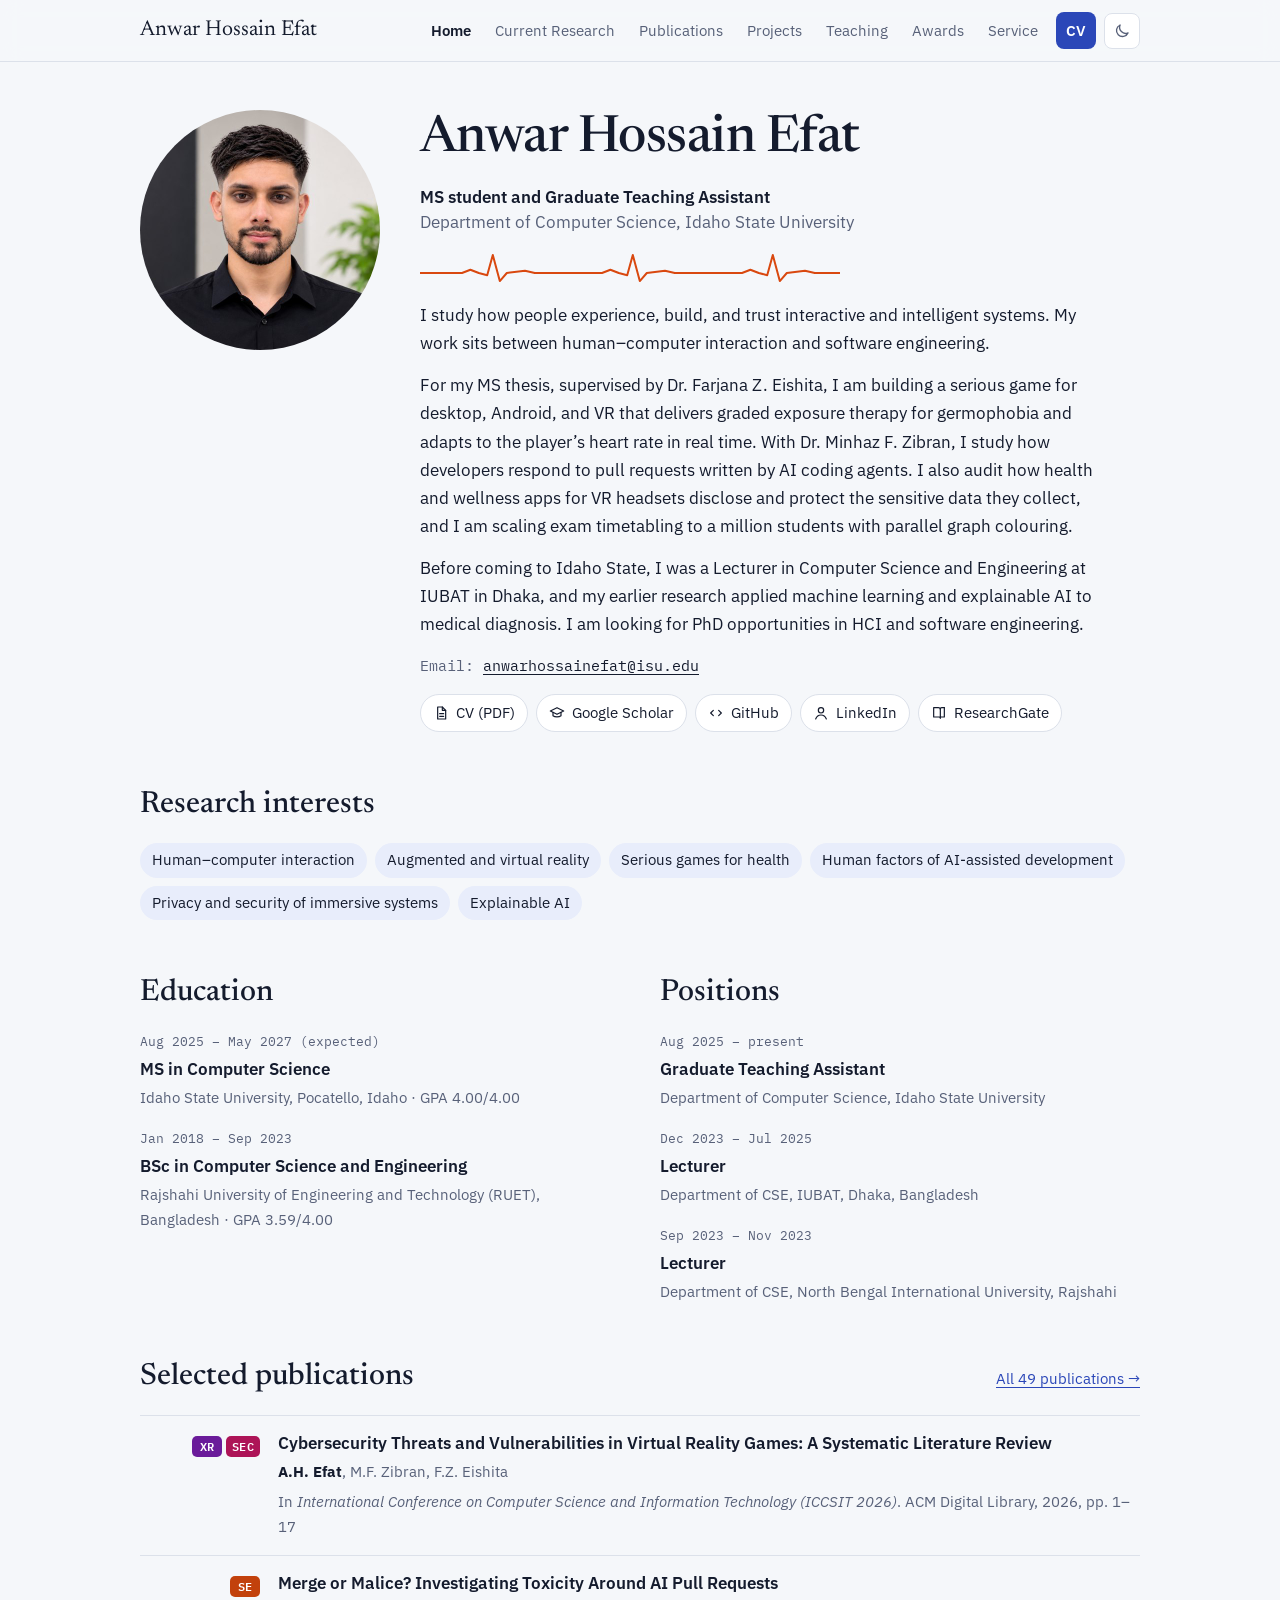
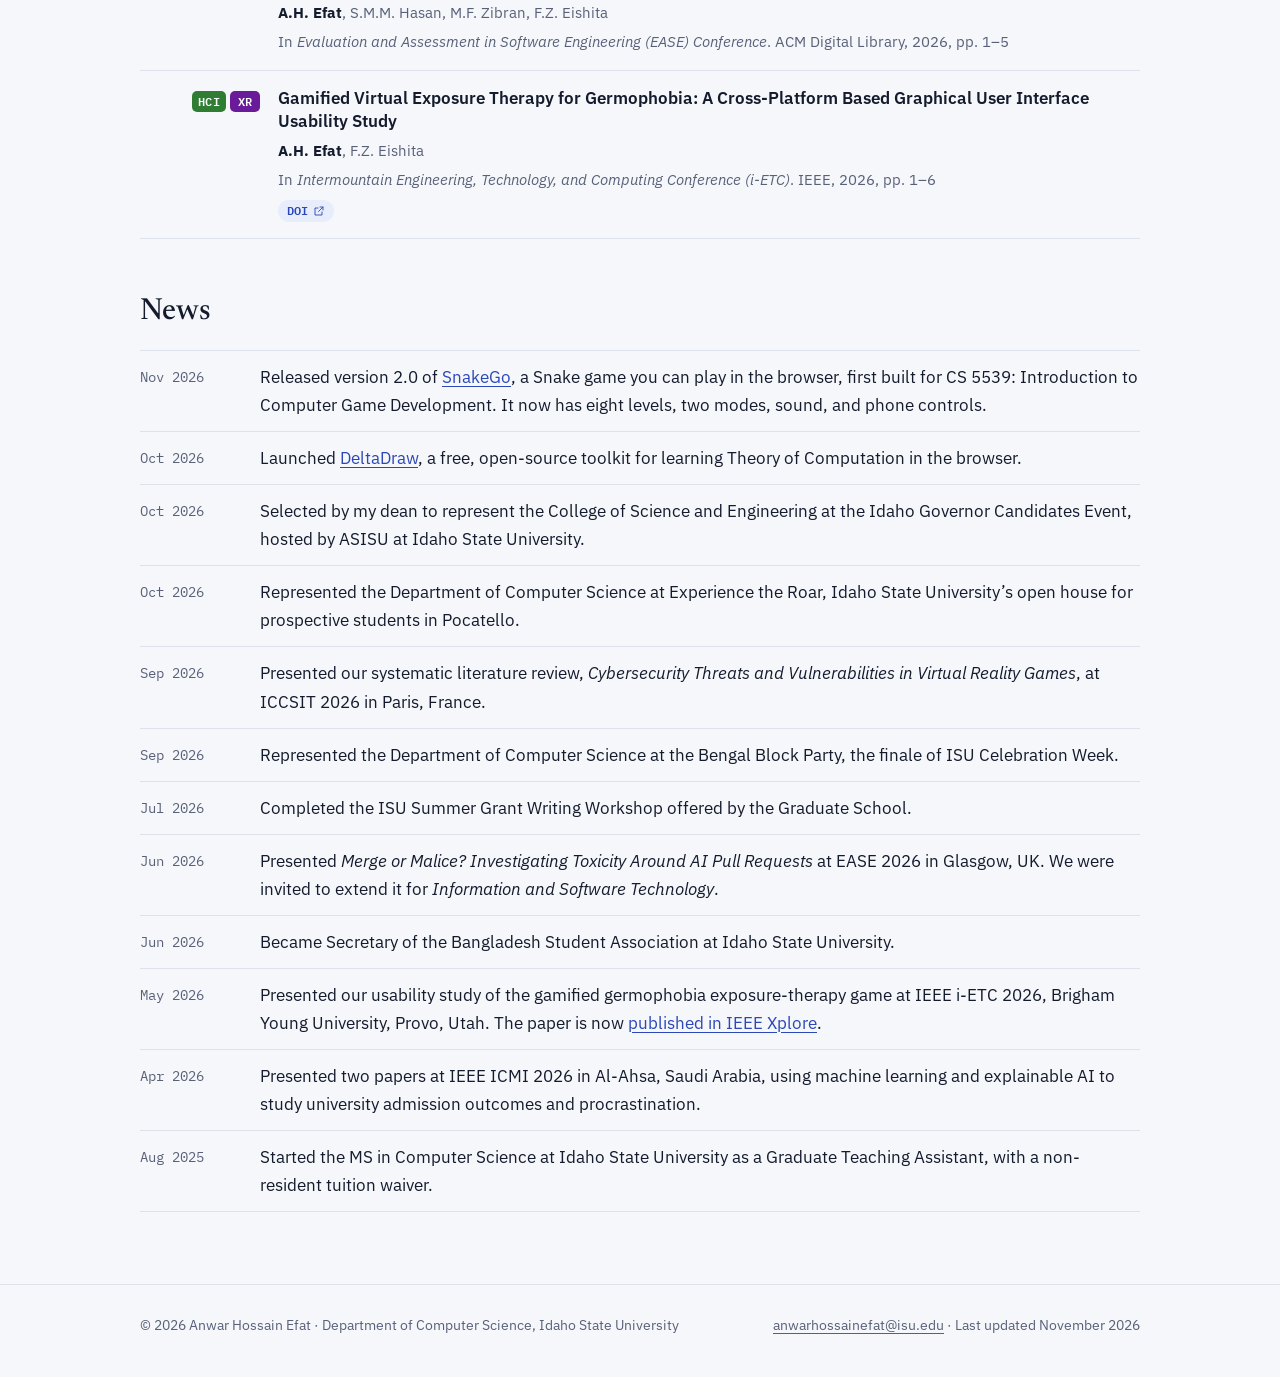
<file: index.html>
<!doctype html>
<html lang="en">
<head>
<meta charset="utf-8">
<meta name="viewport" content="width=device-width, initial-scale=1, viewport-fit=cover">
<title>Anwar Hossain Efat · HCI and Software Engineering · Idaho State University</title>
<meta name="claude:viewport-fit-sides" content="cover">
<meta name="description" content="Anwar Hossain Efat, MS student in Computer Science at Idaho State University, researches human–computer interaction, VR serious games for health, and AI-assisted software development.">
<meta name="author" content="Anwar Hossain Efat">
<link rel="canonical" href="https://anwarhossainefat.github.io/">
<meta property="og:type" content="website">
<meta property="og:title" content="Anwar Hossain Efat · HCI and Software Engineering · Idaho State University">
<meta property="og:description" content="Anwar Hossain Efat, MS student in Computer Science at Idaho State University, researches human–computer interaction, VR serious games for health, and AI-assisted software development.">
<meta property="og:url" content="https://anwarhossainefat.github.io/">
<meta property="og:site_name" content="Anwar Hossain Efat">
<meta property="og:locale" content="en_US">
<meta property="og:image" content="https://anwarhossainefat.github.io/assets/img/social-card.jpg">
<meta property="og:image:width" content="1200">
<meta property="og:image:height" content="630">
<meta property="og:image:alt" content="Anwar Hossain Efat, MS in Computer Science, Idaho State University. HCI, XR and software engineering.">
<meta name="twitter:card" content="summary_large_image">
<meta name="twitter:title" content="Anwar Hossain Efat · HCI and Software Engineering · Idaho State University">
<meta name="twitter:description" content="Anwar Hossain Efat, MS student in Computer Science at Idaho State University, researches human–computer interaction, VR serious games for health, and AI-assisted software development.">
<meta name="twitter:image" content="https://anwarhossainefat.github.io/assets/img/social-card.jpg">
<meta name="theme-color" content="#2B47B8">
<link rel="icon" href="assets/img/favicon.svg" type="image/svg+xml">
<link rel="apple-touch-icon" href="assets/img/apple-touch-icon.png">
<script type="application/ld+json">
{"@context":"https://schema.org","@type":"Person","name":"Anwar Hossain Efat",
"url":"https://anwarhossainefat.github.io/","image":"https://anwarhossainefat.github.io/assets/img/profile.jpg",
"jobTitle":"Graduate Teaching Assistant","email":"mailto:anwarhossainefat@isu.edu",
"affiliation":{"@type":"CollegeOrUniversity","name":"Idaho State University"},
"alumniOf":[{"@type":"CollegeOrUniversity","name":"Rajshahi University of Engineering & Technology"}],
"knowsAbout":["Human-computer interaction","Virtual reality","Serious games for health","Software engineering","Privacy and security of immersive systems","Explainable AI"],
"sameAs":["https://scholar.google.com/citations?user=6Q4fwEYAAAAJ","https://github.com/anwarhossainefat","https://www.linkedin.com/in/anwar-hossain-efat/","https://www.researchgate.net/profile/Anwar-Hossain-Efat"]}
</script>
<link rel="preconnect" href="https://fonts.googleapis.com">
<link rel="preconnect" href="https://fonts.gstatic.com" crossorigin>
<link rel="stylesheet" href="https://fonts.googleapis.com/css2?family=IBM+Plex+Mono:wght@400;600&family=IBM+Plex+Sans:ital,wght@0,400;0,600;1,400&family=Newsreader:opsz,wght@6..72,400;6..72,500&display=swap">
<link rel="stylesheet" href="assets/css/style.css?v=2026-11-17">
<script>try{var t=localStorage.getItem('theme');if(t==='dark'||t==='light')document.documentElement.setAttribute('data-theme',t)}catch(e){}</script>
</head>
<body>
<a class="skip" href="#main">Skip to content</a>
<header class="site-header">
  <div class="wrap">
    <a class="brand" href="index.html">Anwar Hossain Efat</a>
    <nav class="nav" aria-label="Main">
      <a href="index.html" aria-current="page">Home</a><a href="research.html">Current Research</a><a href="publications.html">Publications</a><a href="projects.html">Projects</a><a href="teaching.html">Teaching</a><a href="awards.html">Awards</a><a href="service.html">Service</a>
      <a class="cv" href="files/Anwar_Hossain_Efat_CV.pdf" target="_blank" rel="noopener">CV</a>
      <button class="theme-btn" type="button" aria-label="Switch theme">
        <svg class="i-moon" viewBox="0 0 24 24" fill="none" stroke="currentColor" stroke-width="1.8" stroke-linecap="round" stroke-linejoin="round" aria-hidden="true"><path d="M20 14.5A8 8 0 0 1 9.5 4a8 8 0 1 0 10.5 10.5z"/></svg>
        <svg class="i-sun" viewBox="0 0 24 24" fill="none" stroke="currentColor" stroke-width="1.8" stroke-linecap="round" aria-hidden="true" hidden><circle cx="12" cy="12" r="4"/><path d="M12 2v2M12 20v2M2 12h2M20 12h2M4.9 4.9l1.4 1.4M17.7 17.7l1.4 1.4M4.9 19.1l1.4-1.4M17.7 6.3l1.4-1.4"/></svg>
      </button>
    </nav>
  </div>
</header>
<main id="main" class="wrap">

<section class="hero" aria-label="Introduction">
  <img class="portrait" src="assets/img/profile.jpg" width="480" height="480" alt="Portrait of Anwar Hossain Efat">
  <div class="hero-text">
    <h1>Anwar Hossain Efat</h1>
    <p class="role"><strong>MS student and Graduate Teaching Assistant</strong><br>Department of Computer Science, Idaho State University</p>
    <svg class="pulse" viewBox="0 0 420 34" preserveAspectRatio="none" aria-hidden="true"><polyline points="0.0,22.0 42.0,22.0 50.4,18.8 58.8,22.0 67.2,24.2 72.8,4.0 79.8,30.1 86.8,22.0 105.0,19.8 114.8,22.0 140.0,22.0 140.0,22.0 182.0,22.0 190.4,18.8 198.8,22.0 207.2,24.2 212.8,4.0 219.8,30.1 226.8,22.0 245.0,19.8 254.8,22.0 280.0,22.0 280.0,22.0 322.0,22.0 330.4,18.8 338.8,22.0 347.2,24.2 352.8,4.0 359.8,30.1 366.8,22.0 385.0,19.8 394.8,22.0 420.0,22.0" fill="none" stroke="currentColor" stroke-width="2" stroke-linejoin="round" stroke-linecap="round"/></svg>
    <div class="prose">
      <p>I study how people experience, build, and trust interactive and intelligent systems. My work sits between human–computer interaction and software engineering.</p>
      <p>For my MS thesis, supervised by Dr. Farjana Z. Eishita, I am building a serious game for desktop, Android, and VR that delivers graded exposure therapy for germophobia and adapts to the player’s heart rate in real time. With Dr. Minhaz F. Zibran, I study how developers respond to pull requests written by AI coding agents. I also audit how health and wellness apps for VR headsets disclose and protect the sensitive data they collect, and I am scaling exam timetabling to a million students with parallel graph colouring.</p>
      <p>Before coming to Idaho State, I was a Lecturer in Computer Science and Engineering at IUBAT in Dhaka, and my earlier research applied machine learning and explainable AI to medical diagnosis. I am looking for PhD opportunities in HCI and software engineering.</p>
    </div>
    <p class="email">Email: <a href="mailto:anwarhossainefat@isu.edu">anwarhossainefat@isu.edu</a></p>
    <div class="links"><a class="chip-link" href="files/Anwar_Hossain_Efat_CV.pdf" target="_blank" rel="noopener"><svg viewBox="0 0 24 24" fill="none" stroke="currentColor" stroke-width="1.8" stroke-linecap="round" stroke-linejoin="round" aria-hidden="true"><path d="M7 3h7l5 5v13H7z" /><path d="M14 3v5h5" /><path d="M10 13h6M10 17h6" /></svg>CV (PDF)</a><a class="chip-link" href="https://scholar.google.com/citations?user=6Q4fwEYAAAAJ&hl=en" target="_blank" rel="noopener"><svg viewBox="0 0 24 24" fill="none" stroke="currentColor" stroke-width="1.8" stroke-linecap="round" stroke-linejoin="round" aria-hidden="true"><path d="m2 9 10-5 10 5-10 5z" /><path d="M6 11v5c3 2.5 9 2.5 12 0v-5" /></svg>Google Scholar</a><a class="chip-link" href="https://github.com/anwarhossainefat" target="_blank" rel="noopener"><svg viewBox="0 0 24 24" fill="none" stroke="currentColor" stroke-width="1.8" stroke-linecap="round" stroke-linejoin="round" aria-hidden="true"><path d="m8 8-4 4 4 4M16 8l4 4-4 4" /></svg>GitHub</a><a class="chip-link" href="https://www.linkedin.com/in/anwar-hossain-efat/" target="_blank" rel="noopener"><svg viewBox="0 0 24 24" fill="none" stroke="currentColor" stroke-width="1.8" stroke-linecap="round" stroke-linejoin="round" aria-hidden="true"><circle cx="12" cy="8" r="4" /><path d="M4 21c1.5-4 4.5-6 8-6s6.5 2 8 6" /></svg>LinkedIn</a><a class="chip-link" href="https://www.researchgate.net/profile/Anwar-Hossain-Efat" target="_blank" rel="noopener"><svg viewBox="0 0 24 24" fill="none" stroke="currentColor" stroke-width="1.8" stroke-linecap="round" stroke-linejoin="round" aria-hidden="true"><path d="M4 4h7a3 3 0 0 1 3 3v13a2 2 0 0 0-2-2H4z" /><path d="M20 4h-4a2 2 0 0 0-2 2" /><path d="M20 4v14h-6" /></svg>ResearchGate</a></div>
  </div>
</section>

<section class="section" aria-labelledby="interests">
  <h2 id="interests">Research interests</h2>
  <ul class="interests">
    <li>Human–computer interaction</li><li>Augmented and virtual reality</li><li>Serious games for health</li>
    <li>Human factors of AI-assisted development</li><li>Privacy and security of immersive systems</li><li>Explainable AI</li>
  </ul>
</section>

<section class="section split" aria-label="Education and positions">
  <div class="section" style="margin-top:0">
    <h2>Education</h2>
    <ul class="timeline">
      <li><span class="when">Aug 2025 – May 2027 (expected)</span><span class="what">MS in Computer Science</span><span class="where">Idaho State University, Pocatello, Idaho · GPA 4.00/4.00</span></li>
      <li><span class="when">Jan 2018 – Sep 2023</span><span class="what">BSc in Computer Science and Engineering</span><span class="where">Rajshahi University of Engineering and Technology (RUET), Bangladesh · GPA 3.59/4.00</span></li>
    </ul>
  </div>
  <div class="section" style="margin-top:0">
    <h2>Positions</h2>
    <ul class="timeline">
      <li><span class="when">Aug 2025 – present</span><span class="what">Graduate Teaching Assistant</span><span class="where">Department of Computer Science, Idaho State University</span></li>
      <li><span class="when">Dec 2023 – Jul 2025</span><span class="what">Lecturer</span><span class="where">Department of CSE, IUBAT, Dhaka, Bangladesh</span></li>
      <li><span class="when">Sep 2023 – Nov 2023</span><span class="what">Lecturer</span><span class="where">Department of CSE, North Bengal International University, Rajshahi</span></li>
    </ul>
  </div>
</section>

<section class="section" aria-labelledby="sel">
  <div class="section-head"><h2 id="sel">Selected publications</h2><a href="publications.html">All 49 publications →</a></div>
  <!-- SELECTED PUBLICATIONS: each paper is one <li class="pub"> ... </li> block. Add new ones at the top. -->
  <ul class="pubs">
<li class="pub" data-tags="XR SEC">
  <div class="pub-rail"><span class="tag tag-XR" title="AR/VR & Games">XR</span><span class="tag tag-SEC" title="Security & Privacy">SEC</span></div>
  <div class="pub-body">
    <div class="pub-title">Cybersecurity Threats and Vulnerabilities in Virtual Reality Games: A Systematic Literature Review</div>
    <div class="pub-authors"><strong class="me">A.H. Efat</strong>, M.F. Zibran, F.Z. Eishita</div>
    <div class="pub-venue">In <em>International Conference on Computer Science and Information Technology (ICCSIT 2026)</em>. ACM Digital Library, 2026, pp. 1–17</div>
    
  </div>
</li><li class="pub" data-tags="SE">
  <div class="pub-rail"><span class="tag tag-SE" title="Software Engineering">SE</span></div>
  <div class="pub-body">
    <div class="pub-title">Merge or Malice? Investigating Toxicity Around AI Pull Requests</div>
    <div class="pub-authors"><strong class="me">A.H. Efat</strong>, S.M.M. Hasan, M.F. Zibran, F.Z. Eishita</div>
    <div class="pub-venue">In <em>Evaluation and Assessment in Software Engineering (EASE) Conference</em>. ACM Digital Library, 2026, pp. 1–5</div>
    
  </div>
</li><li class="pub" data-tags="HCI XR">
  <div class="pub-rail"><span class="tag tag-HCI" title="Human–Computer Interaction">HCI</span><span class="tag tag-XR" title="AR/VR & Games">XR</span></div>
  <div class="pub-body">
    <div class="pub-title">Gamified Virtual Exposure Therapy for Germophobia: A Cross-Platform Based Graphical User Interface Usability Study</div>
    <div class="pub-authors"><strong class="me">A.H. Efat</strong>, F.Z. Eishita</div>
    <div class="pub-venue">In <em>Intermountain Engineering, Technology, and Computing Conference (i-ETC)</em>. IEEE, 2026, pp. 1–6</div>
    <div class="pub-meta"><a class="doi" href="https://doi.org/10.1109/IETC69527.2026.11568637" target="_blank" rel="noopener">DOI <svg width="12" height="12" viewBox="0 0 24 24" fill="none" stroke="currentColor" stroke-width="1.8" stroke-linecap="round" stroke-linejoin="round" aria-hidden="true"><path d="M14 4h6v6M20 4l-9 9" /><path d="M18 14v6H4V6h6" /></svg></a></div>
  </div>
</li>
  </ul>
</section>

<section class="section" aria-labelledby="news">
  <h2 id="news">News</h2>
  <!-- NEWS: add a new item as the FIRST line below, newest first. Copy any line and change the dates and text. -->
  <ul class="news">
    <li><time datetime="2026-11">Nov 2026</time><div>Released version 2.0 of <a href="https://anwarhossainefat.github.io/SnakeGo/">SnakeGo</a>, a Snake game you can play in the browser, first built for CS 5539: Introduction to Computer Game Development. It now has eight levels, two modes, sound, and phone controls.</div></li>
    <li><time datetime="2026-10">Oct 2026</time><div>Launched <a href="https://anwarhossainefat.github.io/deltadraw/">DeltaDraw</a>, a free, open-source toolkit for learning Theory of Computation in the browser.</div></li>
    <li><time datetime="2026-10">Oct 2026</time><div>Selected by my dean to represent the College of Science and Engineering at the Idaho Governor Candidates Event, hosted by ASISU at Idaho State University.</div></li>
    <li><time datetime="2026-10">Oct 2026</time><div>Represented the Department of Computer Science at Experience the Roar, Idaho State University’s open house for prospective students in Pocatello.</div></li>
    <li><time datetime="2026-09">Sep 2026</time><div>Presented our systematic literature review, <em>Cybersecurity Threats and Vulnerabilities in Virtual Reality Games</em>, at ICCSIT 2026 in Paris, France.</div></li>
    <li><time datetime="2026-09">Sep 2026</time><div>Represented the Department of Computer Science at the Bengal Block Party, the finale of ISU Celebration Week.</div></li>
    <li><time datetime="2026-07">Jul 2026</time><div>Completed the ISU Summer Grant Writing Workshop offered by the Graduate School.</div></li>
    <li><time datetime="2026-06">Jun 2026</time><div>Presented <em>Merge or Malice? Investigating Toxicity Around AI Pull Requests</em> at EASE 2026 in Glasgow, UK. We were invited to extend it for <em>Information and Software Technology</em>.</div></li>
    <li><time datetime="2026-06">Jun 2026</time><div>Became Secretary of the Bangladesh Student Association at Idaho State University.</div></li>
    <li><time datetime="2026-05">May 2026</time><div>Presented our usability study of the gamified germophobia exposure-therapy game at IEEE i-ETC 2026, Brigham Young University, Provo, Utah. The paper is now <a href="https://doi.org/10.1109/IETC69527.2026.11568637">published in IEEE Xplore</a>.</div></li>
    <li><time datetime="2026-04">Apr 2026</time><div>Presented two papers at IEEE ICMI 2026 in Al-Ahsa, Saudi Arabia, using machine learning and explainable AI to study university admission outcomes and procrastination.</div></li>
    <li><time datetime="2025-08">Aug 2025</time><div>Started the MS in Computer Science at Idaho State University as a Graduate Teaching Assistant, with a non-resident tuition waiver.</div></li>
  </ul>
</section>

</main>
<footer class="site-footer">
  <div class="wrap">
    <span>© 2026 Anwar Hossain Efat · Department of Computer Science, Idaho State University</span>
    <span><a href="mailto:anwarhossainefat@isu.edu">anwarhossainefat@isu.edu</a> · Last updated November 2026</span>
  </div>
</footer>
<script src="assets/js/site.js"></script>
</body>
</html>
</file>
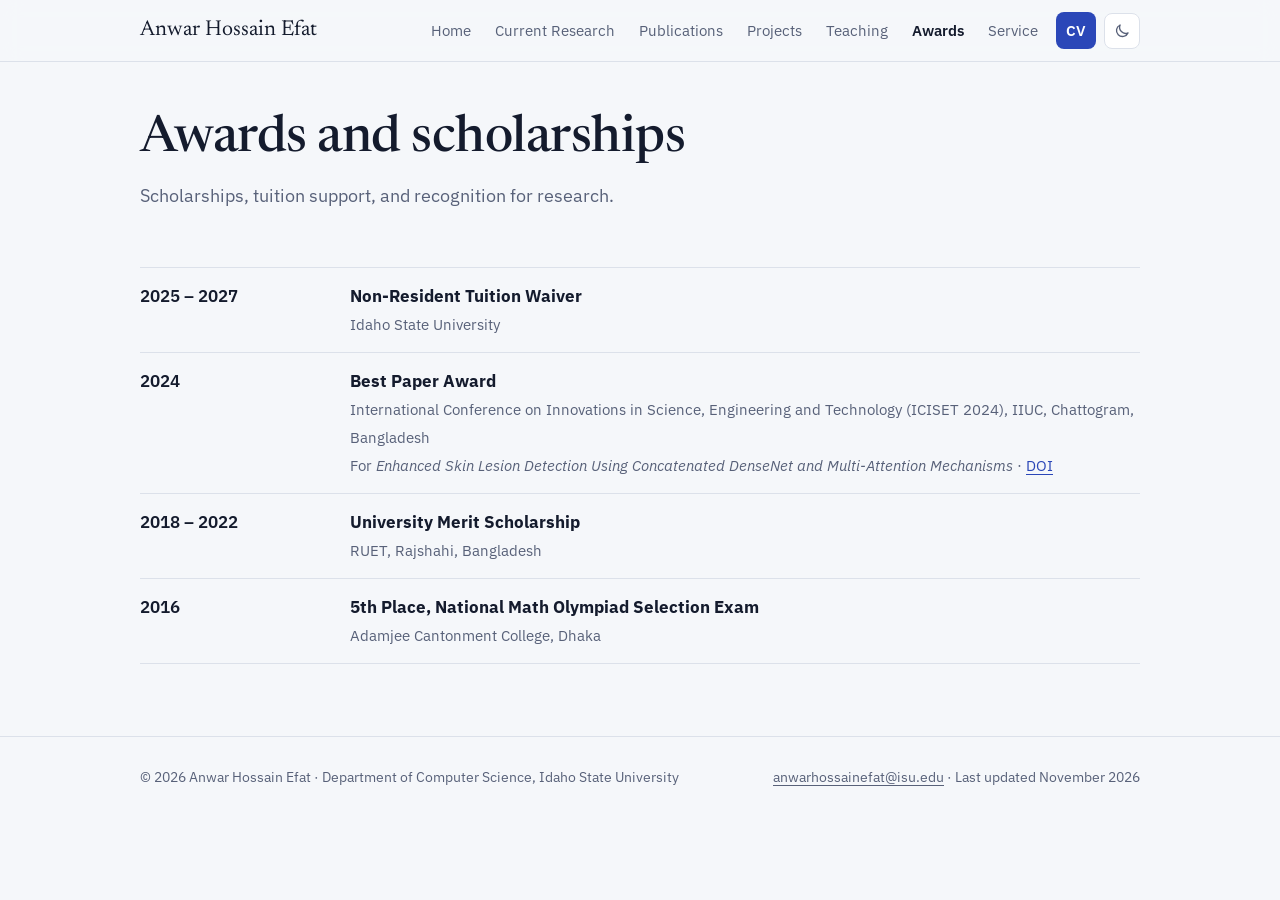
<file: awards.html>
<!doctype html>
<html lang="en">
<head>
<meta charset="utf-8">
<meta name="viewport" content="width=device-width, initial-scale=1, viewport-fit=cover">
<title>Awards · Anwar Hossain Efat</title>
<meta name="claude:viewport-fit-sides" content="cover">
<meta name="description" content="Awards and scholarships of Anwar Hossain Efat: Non-Resident Tuition Waiver at Idaho State University, ICISET 2024 Best Paper Award, RUET University Merit Scholarship, and National Math Olympiad.">
<meta name="author" content="Anwar Hossain Efat">
<link rel="canonical" href="https://anwarhossainefat.github.io/awards">
<meta property="og:type" content="website">
<meta property="og:title" content="Awards · Anwar Hossain Efat">
<meta property="og:description" content="Awards and scholarships of Anwar Hossain Efat: Non-Resident Tuition Waiver at Idaho State University, ICISET 2024 Best Paper Award, RUET University Merit Scholarship, and National Math Olympiad.">
<meta property="og:url" content="https://anwarhossainefat.github.io/awards">
<meta property="og:site_name" content="Anwar Hossain Efat">
<meta property="og:locale" content="en_US">
<meta property="og:image" content="https://anwarhossainefat.github.io/assets/img/social-card.jpg">
<meta property="og:image:width" content="1200">
<meta property="og:image:height" content="630">
<meta property="og:image:alt" content="Anwar Hossain Efat, MS in Computer Science, Idaho State University. HCI, XR and software engineering.">
<meta name="twitter:card" content="summary_large_image">
<meta name="twitter:title" content="Awards · Anwar Hossain Efat">
<meta name="twitter:description" content="Awards and scholarships of Anwar Hossain Efat: Non-Resident Tuition Waiver at Idaho State University, ICISET 2024 Best Paper Award, RUET University Merit Scholarship, and National Math Olympiad.">
<meta name="twitter:image" content="https://anwarhossainefat.github.io/assets/img/social-card.jpg">
<meta name="theme-color" content="#2B47B8">
<link rel="icon" href="assets/img/favicon.svg" type="image/svg+xml">
<link rel="apple-touch-icon" href="assets/img/apple-touch-icon.png">
<link rel="preconnect" href="https://fonts.googleapis.com">
<link rel="preconnect" href="https://fonts.gstatic.com" crossorigin>
<link rel="stylesheet" href="https://fonts.googleapis.com/css2?family=IBM+Plex+Mono:wght@400;600&family=IBM+Plex+Sans:ital,wght@0,400;0,600;1,400&family=Newsreader:opsz,wght@6..72,400;6..72,500&display=swap">
<link rel="stylesheet" href="assets/css/style.css?v=2026-11-17">
<script>try{var t=localStorage.getItem('theme');if(t==='dark'||t==='light')document.documentElement.setAttribute('data-theme',t)}catch(e){}</script>
</head>
<body>
<a class="skip" href="#main">Skip to content</a>
<header class="site-header">
  <div class="wrap">
    <a class="brand" href="index.html">Anwar Hossain Efat</a>
    <nav class="nav" aria-label="Main">
      <a href="index.html">Home</a><a href="research.html">Current Research</a><a href="publications.html">Publications</a><a href="projects.html">Projects</a><a href="teaching.html">Teaching</a><a href="awards.html" aria-current="page">Awards</a><a href="service.html">Service</a>
      <a class="cv" href="files/Anwar_Hossain_Efat_CV.pdf" target="_blank" rel="noopener">CV</a>
      <button class="theme-btn" type="button" aria-label="Switch theme">
        <svg class="i-moon" viewBox="0 0 24 24" fill="none" stroke="currentColor" stroke-width="1.8" stroke-linecap="round" stroke-linejoin="round" aria-hidden="true"><path d="M20 14.5A8 8 0 0 1 9.5 4a8 8 0 1 0 10.5 10.5z"/></svg>
        <svg class="i-sun" viewBox="0 0 24 24" fill="none" stroke="currentColor" stroke-width="1.8" stroke-linecap="round" aria-hidden="true" hidden><circle cx="12" cy="12" r="4"/><path d="M12 2v2M12 20v2M2 12h2M20 12h2M4.9 4.9l1.4 1.4M17.7 17.7l1.4 1.4M4.9 19.1l1.4-1.4M17.7 6.3l1.4-1.4"/></svg>
      </button>
    </nav>
  </div>
</header>
<main id="main" class="wrap">

<header class="page-head">
  <h1>Awards and scholarships</h1>
  <p class="lede">Scholarships, tuition support, and recognition for research.</p>
</header>

<section class="section" aria-label="Awards and scholarships" id="awards">
  <dl class="deflist">
    <div><dt>2025 – 2027</dt><dd><strong>Non-Resident Tuition Waiver</strong><br><span class="muted">Idaho State University</span></dd></div>
    <div><dt>2024</dt><dd><strong>Best Paper Award</strong><br><span class="muted">International Conference on Innovations in Science, Engineering and Technology (ICISET 2024), IIUC, Chattogram, Bangladesh</span><br><span class="muted">For <em>Enhanced Skin Lesion Detection Using Concatenated DenseNet and Multi-Attention Mechanisms</em> · <a href="https://doi.org/10.1109/ICISET62123.2024.10939433" target="_blank" rel="noopener">DOI</a></span></dd></div>
    <div><dt>2018 – 2022</dt><dd><strong>University Merit Scholarship</strong><br><span class="muted">RUET, Rajshahi, Bangladesh</span></dd></div>
    <div><dt>2016</dt><dd><strong>5th Place, National Math Olympiad Selection Exam</strong><br><span class="muted">Adamjee Cantonment College, Dhaka</span></dd></div>
  </dl>
</section>

</main>
<footer class="site-footer">
  <div class="wrap">
    <span>© 2026 Anwar Hossain Efat · Department of Computer Science, Idaho State University</span>
    <span><a href="mailto:anwarhossainefat@isu.edu">anwarhossainefat@isu.edu</a> · Last updated November 2026</span>
  </div>
</footer>
<script src="assets/js/site.js"></script>
</body>
</html>
</file>
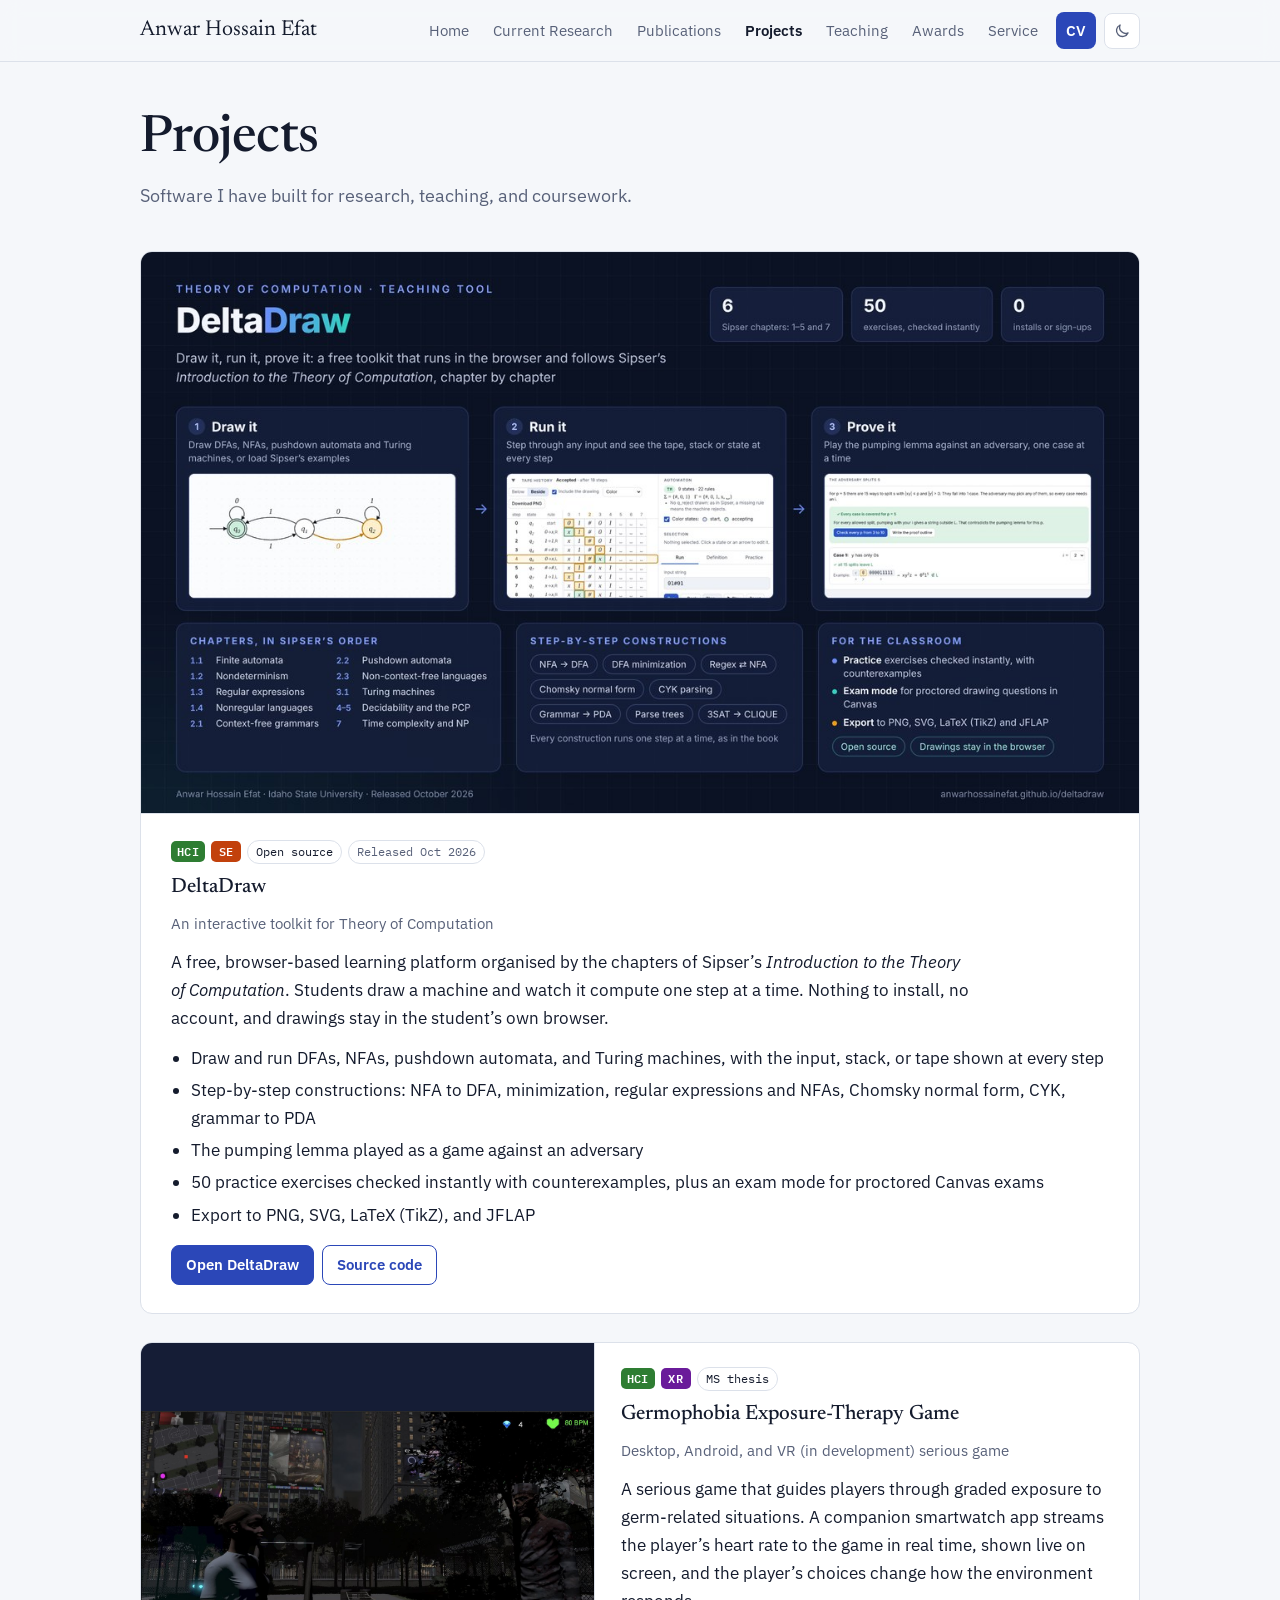
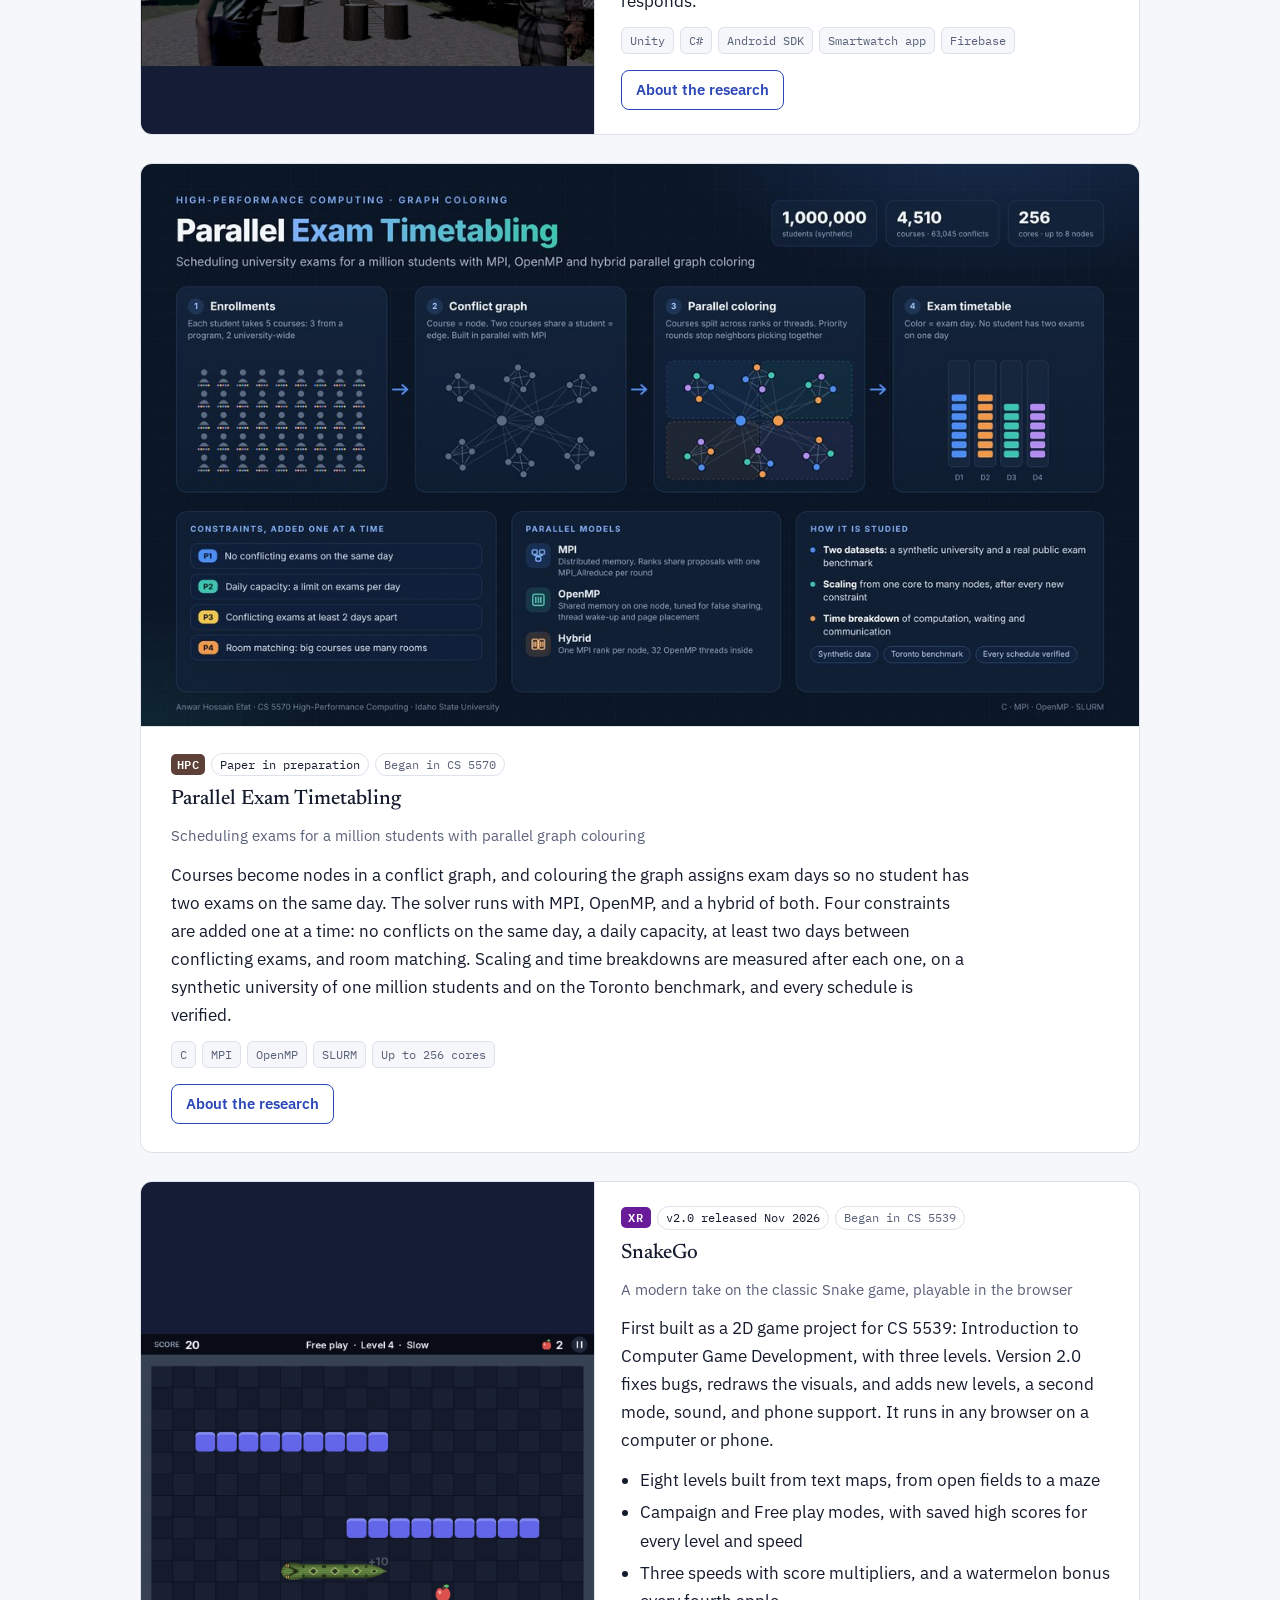
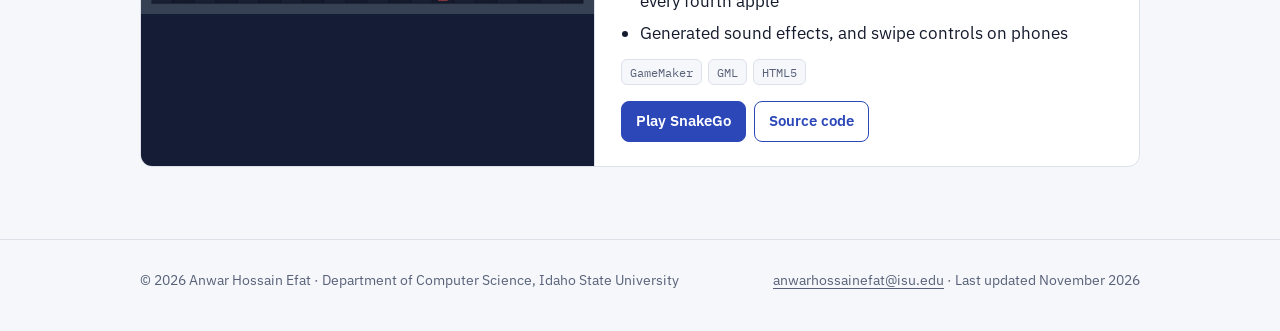
<file: projects.html>
<!doctype html>
<html lang="en">
<head>
<meta charset="utf-8">
<meta name="viewport" content="width=device-width, initial-scale=1, viewport-fit=cover">
<title>Projects · Anwar Hossain Efat</title>
<meta name="claude:viewport-fit-sides" content="cover">
<meta name="description" content="Projects by Anwar Hossain Efat: DeltaDraw, a Theory of Computation toolkit; a VR serious game for germophobia; parallel exam timetabling with MPI; and SnakeGo, a browser-playable game.">
<meta name="author" content="Anwar Hossain Efat">
<link rel="canonical" href="https://anwarhossainefat.github.io/projects">
<meta property="og:type" content="website">
<meta property="og:title" content="Projects · Anwar Hossain Efat">
<meta property="og:description" content="Projects by Anwar Hossain Efat: DeltaDraw, a Theory of Computation toolkit; a VR serious game for germophobia; parallel exam timetabling with MPI; and SnakeGo, a browser-playable game.">
<meta property="og:url" content="https://anwarhossainefat.github.io/projects">
<meta property="og:site_name" content="Anwar Hossain Efat">
<meta property="og:locale" content="en_US">
<meta property="og:image" content="https://anwarhossainefat.github.io/assets/img/social-card.jpg">
<meta property="og:image:width" content="1200">
<meta property="og:image:height" content="630">
<meta property="og:image:alt" content="Anwar Hossain Efat, MS in Computer Science, Idaho State University. HCI, XR and software engineering.">
<meta name="twitter:card" content="summary_large_image">
<meta name="twitter:title" content="Projects · Anwar Hossain Efat">
<meta name="twitter:description" content="Projects by Anwar Hossain Efat: DeltaDraw, a Theory of Computation toolkit; a VR serious game for germophobia; parallel exam timetabling with MPI; and SnakeGo, a browser-playable game.">
<meta name="twitter:image" content="https://anwarhossainefat.github.io/assets/img/social-card.jpg">
<meta name="theme-color" content="#2B47B8">
<link rel="icon" href="assets/img/favicon.svg" type="image/svg+xml">
<link rel="apple-touch-icon" href="assets/img/apple-touch-icon.png">
<link rel="preconnect" href="https://fonts.googleapis.com">
<link rel="preconnect" href="https://fonts.gstatic.com" crossorigin>
<link rel="stylesheet" href="https://fonts.googleapis.com/css2?family=IBM+Plex+Mono:wght@400;600&family=IBM+Plex+Sans:ital,wght@0,400;0,600;1,400&family=Newsreader:opsz,wght@6..72,400;6..72,500&display=swap">
<link rel="stylesheet" href="assets/css/style.css?v=2026-11-17">
<script>try{var t=localStorage.getItem('theme');if(t==='dark'||t==='light')document.documentElement.setAttribute('data-theme',t)}catch(e){}</script>
</head>
<body>
<a class="skip" href="#main">Skip to content</a>
<header class="site-header">
  <div class="wrap">
    <a class="brand" href="index.html">Anwar Hossain Efat</a>
    <nav class="nav" aria-label="Main">
      <a href="index.html">Home</a><a href="research.html">Current Research</a><a href="publications.html">Publications</a><a href="projects.html" aria-current="page">Projects</a><a href="teaching.html">Teaching</a><a href="awards.html">Awards</a><a href="service.html">Service</a>
      <a class="cv" href="files/Anwar_Hossain_Efat_CV.pdf" target="_blank" rel="noopener">CV</a>
      <button class="theme-btn" type="button" aria-label="Switch theme">
        <svg class="i-moon" viewBox="0 0 24 24" fill="none" stroke="currentColor" stroke-width="1.8" stroke-linecap="round" stroke-linejoin="round" aria-hidden="true"><path d="M20 14.5A8 8 0 0 1 9.5 4a8 8 0 1 0 10.5 10.5z"/></svg>
        <svg class="i-sun" viewBox="0 0 24 24" fill="none" stroke="currentColor" stroke-width="1.8" stroke-linecap="round" aria-hidden="true" hidden><circle cx="12" cy="12" r="4"/><path d="M12 2v2M12 20v2M2 12h2M20 12h2M4.9 4.9l1.4 1.4M17.7 17.7l1.4 1.4M4.9 19.1l1.4-1.4M17.7 6.3l1.4-1.4"/></svg>
      </button>
    </nav>
  </div>
</header>
<main id="main" class="wrap">

<header class="page-head">
  <h1>Projects</h1>
  <p class="lede">Software I have built for research, teaching, and coursework.</p>
</header>
<div class="cards">
  <article class="card card-wide" id="deltadraw">
  <a class="card-media" href="assets/img/projects/deltadraw-full.jpg" target="_blank" rel="noopener" title="Open full-size image"><img src="assets/img/projects/deltadraw.jpg" alt="DeltaDraw overview: draw it, run it, prove it, with screenshots of a DFA, a Turing machine tape history and the pumping lemma game, the chapters it covers, its step-by-step constructions, and its practice, exam and export features" loading="lazy" width="1200" height="675"><span class="zoom">View full size</span></a>
  <div class="card-body">
    <div class="card-badges"><span class="tag tag-HCI" title="Human–Computer Interaction">HCI</span><span class="tag tag-SE" title="Software Engineering">SE</span><span class="badge status">Open source</span><span class="badge">Released Oct 2026</span></div>
    <h2>DeltaDraw</h2>
    <p class="card-people">An interactive toolkit for Theory of Computation</p>
    <p>A free, browser-based learning platform organised by the chapters of Sipser’s <em>Introduction to the Theory of Computation</em>. Students draw a machine and watch it compute one step at a time. Nothing to install, no account, and drawings stay in the student’s own browser.</p>
    <ul>
          <li>Draw and run DFAs, NFAs, pushdown automata, and Turing machines, with the input, stack, or tape shown at every step</li>
          <li>Step-by-step constructions: NFA to DFA, minimization, regular expressions and NFAs, Chomsky normal form, CYK, grammar to PDA</li>
          <li>The pumping lemma played as a game against an adversary</li>
          <li>50 practice exercises checked instantly with counterexamples, plus an exam mode for proctored Canvas exams</li>
          <li>Export to PNG, SVG, LaTeX (TikZ), and JFLAP</li>
        </ul>
    <div class="card-actions"><a class="btn primary" href="https://anwarhossainefat.github.io/deltadraw/" target="_blank" rel="noopener">Open DeltaDraw</a><a class="btn ghost" href="https://github.com/anwarhossainefat/deltadraw" target="_blank" rel="noopener">Source code</a></div>
  </div>
</article>
  <article class="card" id="germophobia">
  <div class="card-media"><img src="assets/img/projects/germophobia.jpg" alt="Desktop version of the germophobia game: a player in a night-time city park, with a live 80 BPM heart-rate readout and a minimap" loading="lazy" width="1200" height="674"></div>
  <div class="card-body">
    <div class="card-badges"><span class="tag tag-HCI" title="Human–Computer Interaction">HCI</span><span class="tag tag-XR" title="AR/VR & Games">XR</span><span class="badge status">MS thesis</span></div>
    <h2>Germophobia Exposure-Therapy Game</h2>
    <p class="card-people">Desktop, Android, and VR (in development) serious game</p>
    <p>A serious game that guides players through graded exposure to germ-related situations. A companion smartwatch app streams the player’s heart rate to the game in real time, shown live on screen, and the player’s choices change how the environment responds.</p>
    <ul class="tools"><li>Unity</li><li>C#</li><li>Android SDK</li><li>Smartwatch app</li><li>Firebase</li></ul>
    <div class="card-actions"><a class="btn ghost" href="research.html#germophobia">About the research</a></div>
  </div>
</article>
  <article class="card card-wide" id="hpc">
  <a class="card-media" href="assets/img/projects/hpc-timetabling-full.jpg" target="_blank" rel="noopener" title="Open full-size image"><img src="assets/img/projects/hpc-timetabling.jpg" alt="Project overview: student enrollments, a course conflict graph, parallel colouring across ranks, and the resulting exam timetable, with four constraints and three parallel models" loading="lazy" width="1200" height="675"><span class="zoom">View full size</span></a>
  <div class="card-body">
    <div class="card-badges"><span class="tag tag-HPC" title="High-Performance Computing">HPC</span><span class="badge status">Paper in preparation</span><span class="badge">Began in CS 5570</span></div>
    <h2>Parallel Exam Timetabling</h2>
    <p class="card-people">Scheduling exams for a million students with parallel graph colouring</p>
    <p>Courses become nodes in a conflict graph, and colouring the graph assigns exam days so no student has two exams on the same day. The solver runs with MPI, OpenMP, and a hybrid of both. Four constraints are added one at a time: no conflicts on the same day, a daily capacity, at least two days between conflicting exams, and room matching. Scaling and time breakdowns are measured after each one, on a synthetic university of one million students and on the Toronto benchmark, and every schedule is verified.</p>
    <ul class="tools"><li>C</li><li>MPI</li><li>OpenMP</li><li>SLURM</li><li>Up to 256 cores</li></ul>
    <div class="card-actions"><a class="btn ghost" href="research.html#hpc">About the research</a></div>
  </div>
</article>
  <article class="card" id="snakego">
  <div class="card-media"><img src="assets/img/projects/snakego.jpg" alt="SnakeGo version 2.0: a green snake on a dark grid moving past two rows of purple block walls toward an apple, with the score, mode, level, and speed shown at the top" loading="lazy" width="1200" height="743"></div>
  <div class="card-body">
    <div class="card-badges"><span class="tag tag-XR" title="AR/VR &amp; Games">XR</span><span class="badge status">v2.0 released Nov 2026</span><span class="badge">Began in CS 5539</span></div>
    <h2>SnakeGo</h2>
    <p class="card-people">A modern take on the classic Snake game, playable in the browser</p>
    <p>First built as a 2D game project for CS 5539: Introduction to Computer Game Development, with three levels. Version 2.0 fixes bugs, redraws the visuals, and adds new levels, a second mode, sound, and phone support. It runs in any browser on a computer or phone.</p>
    <ul>
          <li>Eight levels built from text maps, from open fields to a maze</li>
          <li>Campaign and Free play modes, with saved high scores for every level and speed</li>
          <li>Three speeds with score multipliers, and a watermelon bonus every fourth apple</li>
          <li>Generated sound effects, and swipe controls on phones</li>
        </ul>
    <ul class="tools"><li>GameMaker</li><li>GML</li><li>HTML5</li></ul>
    <div class="card-actions"><a class="btn primary" href="https://anwarhossainefat.github.io/SnakeGo/" target="_blank" rel="noopener">Play SnakeGo</a><a class="btn ghost" href="https://github.com/anwarhossainefat/SnakeGo" target="_blank" rel="noopener">Source code</a></div>
  </div>
</article>
</div>

</main>
<footer class="site-footer">
  <div class="wrap">
    <span>© 2026 Anwar Hossain Efat · Department of Computer Science, Idaho State University</span>
    <span><a href="mailto:anwarhossainefat@isu.edu">anwarhossainefat@isu.edu</a> · Last updated November 2026</span>
  </div>
</footer>
<script src="assets/js/site.js"></script>
</body>
</html>
</file>
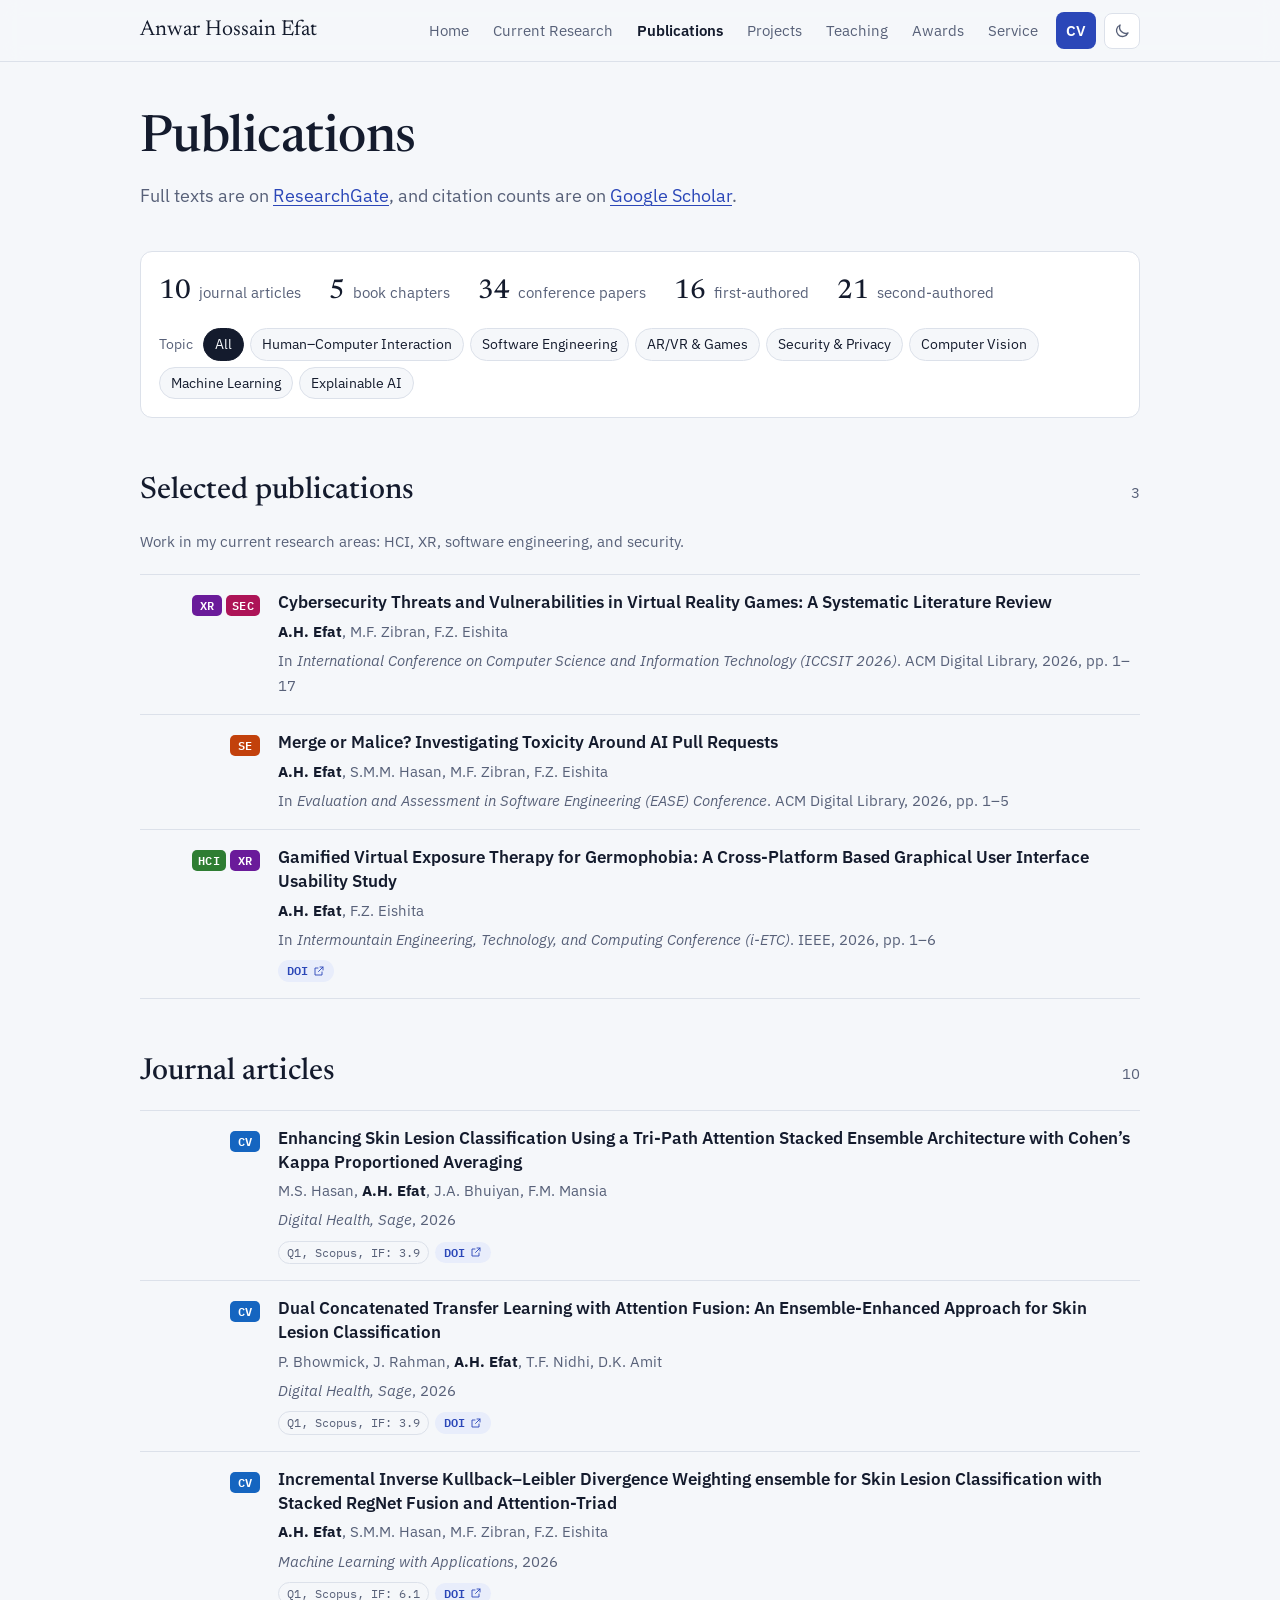
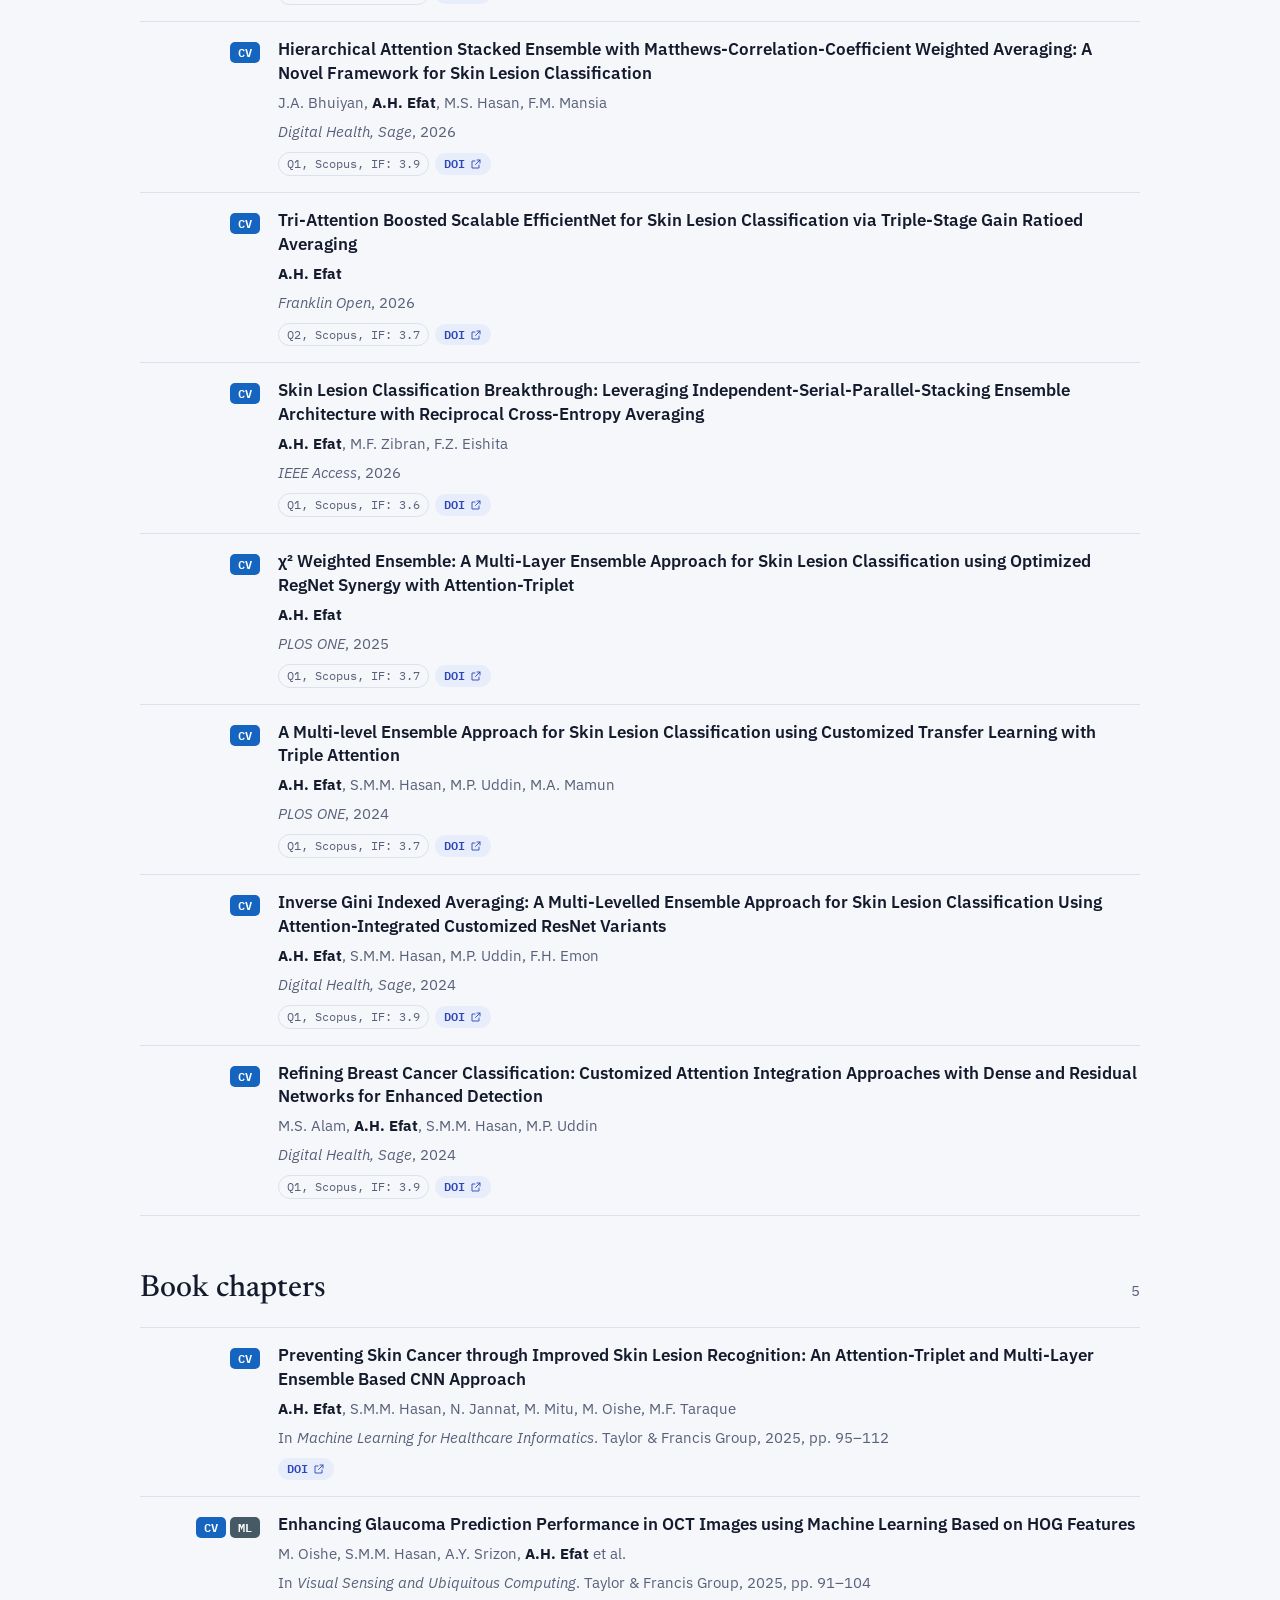
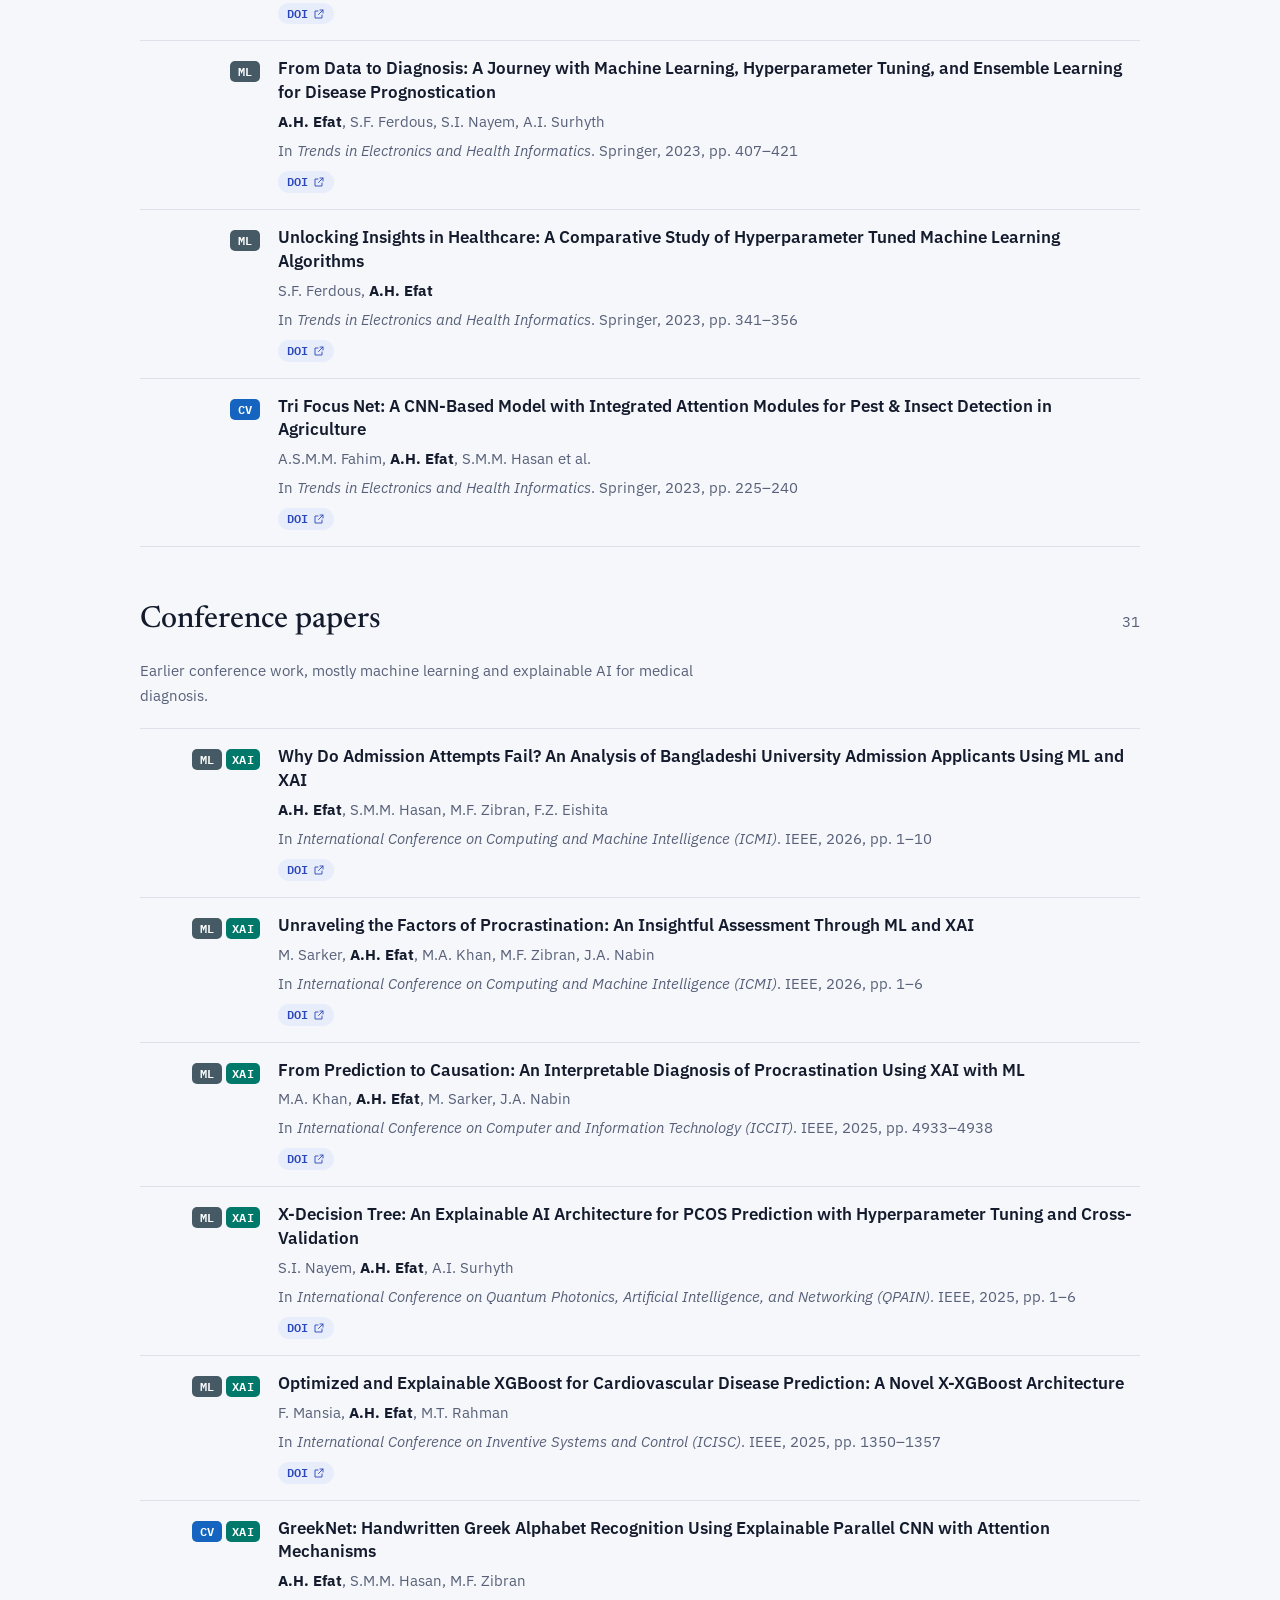
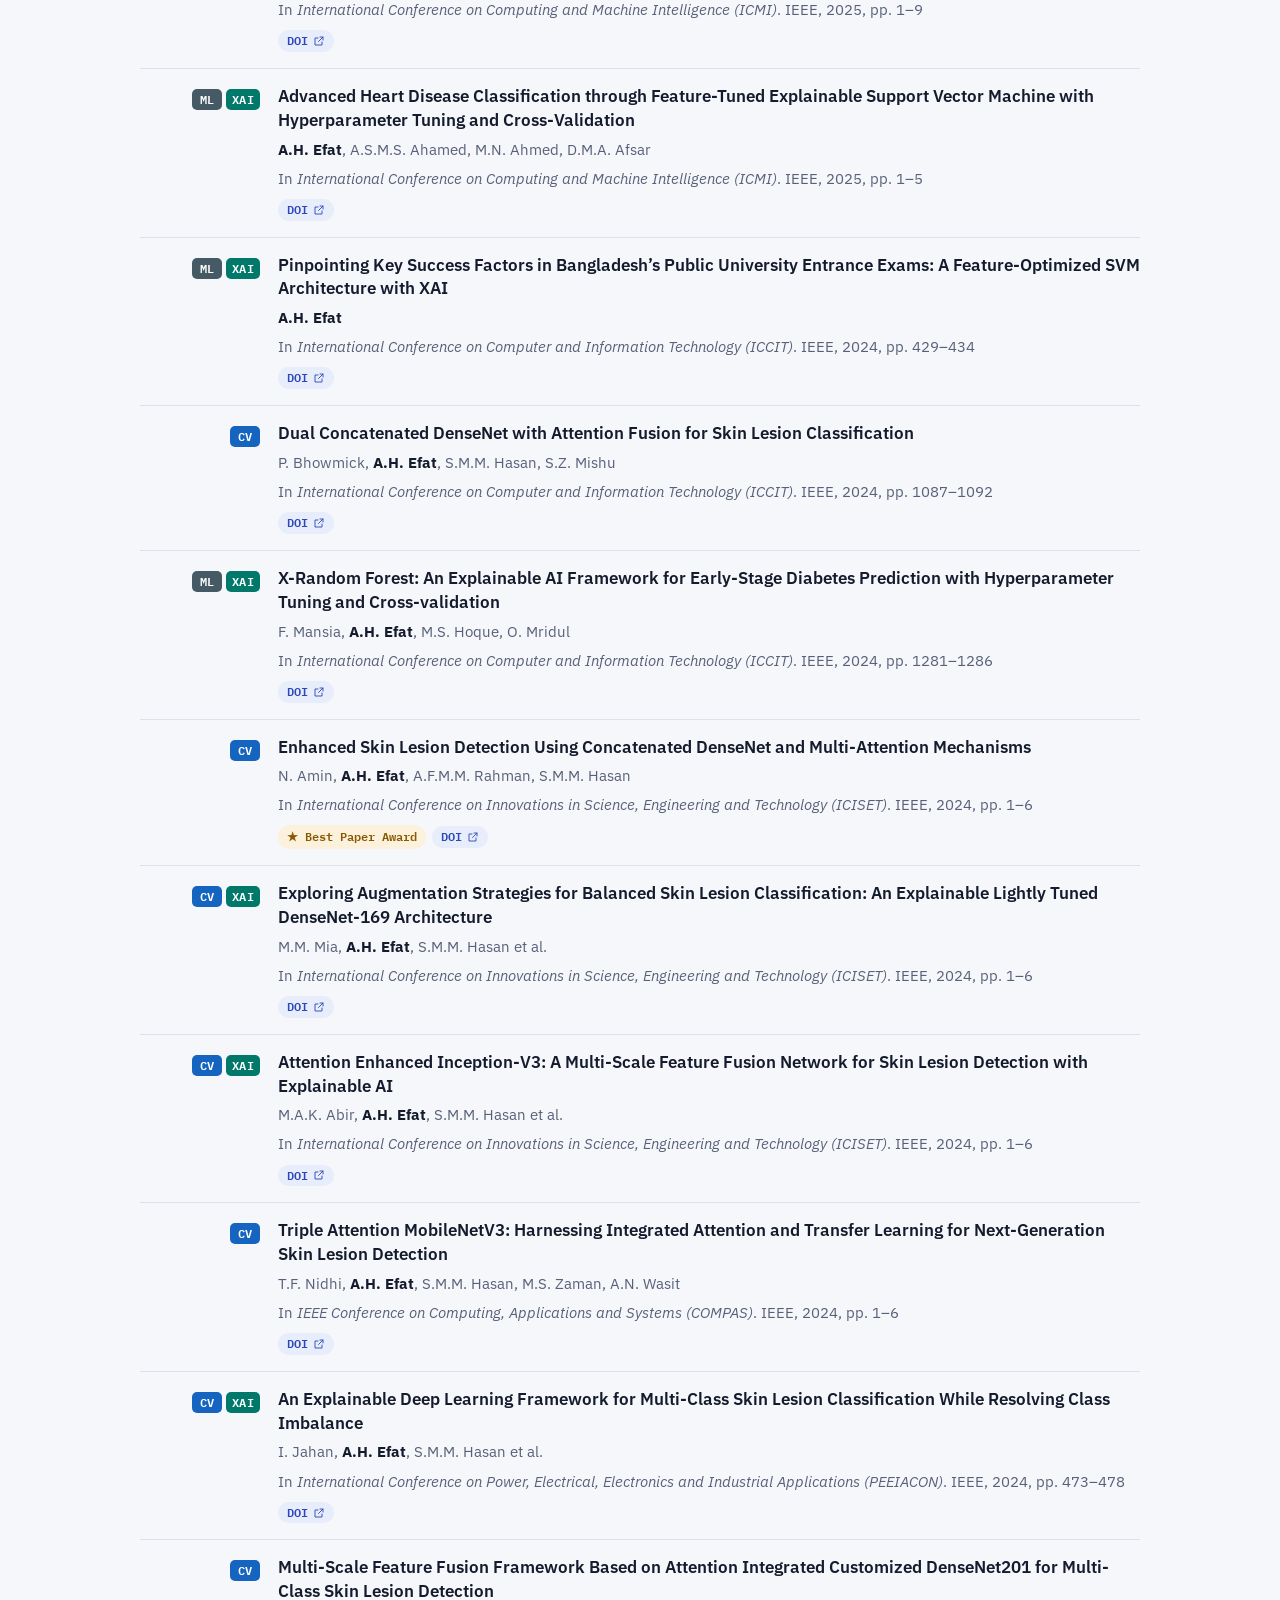
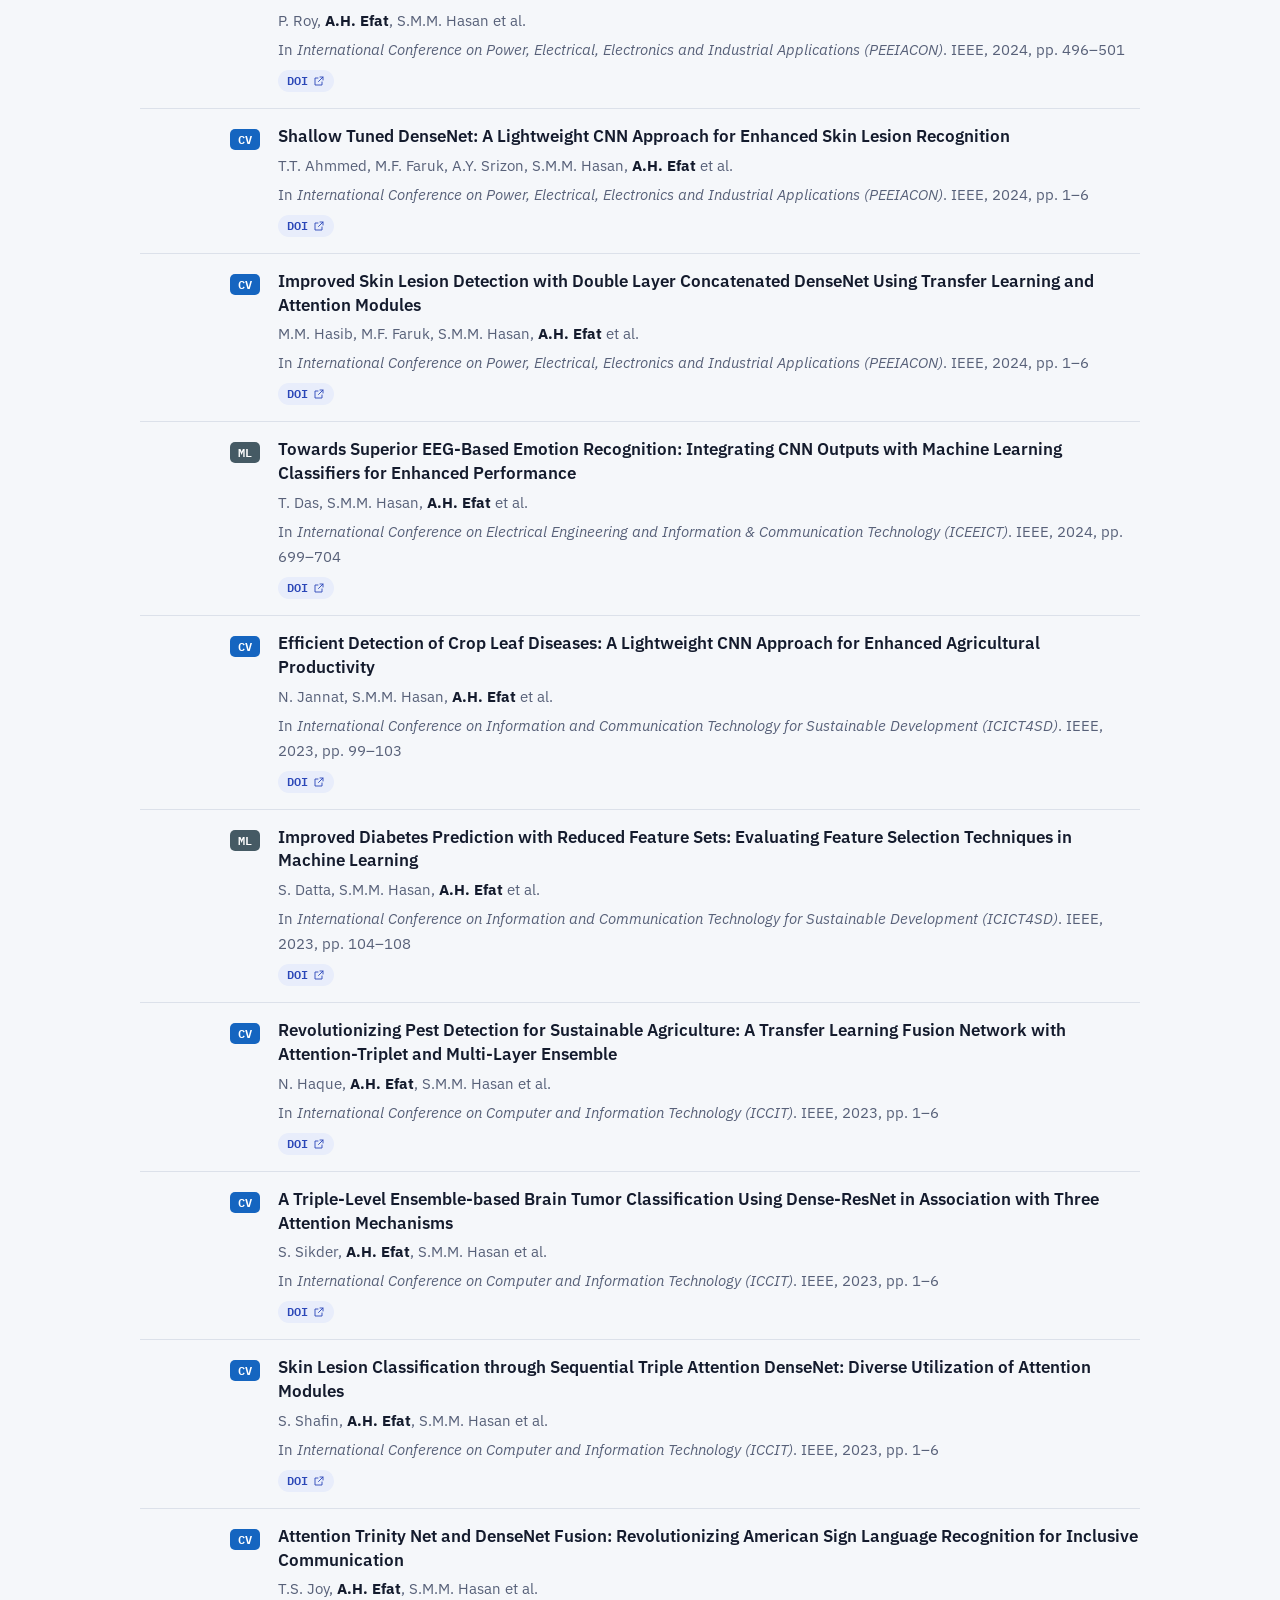
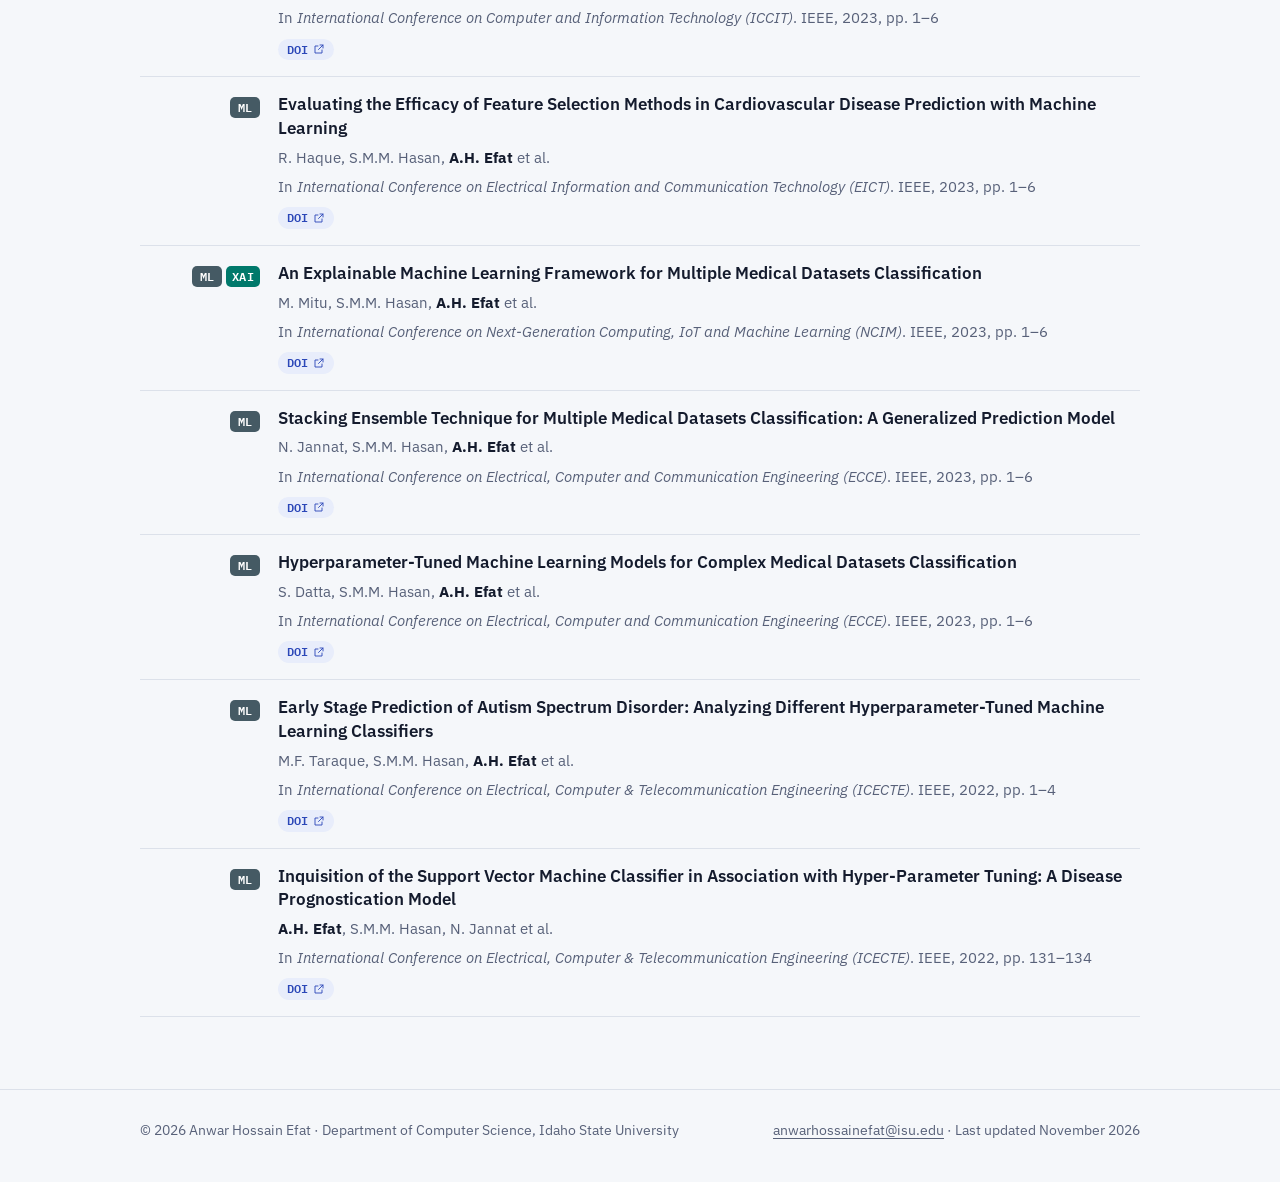
<file: publications.html>
<!doctype html>
<html lang="en">
<head>
<meta charset="utf-8">
<meta name="viewport" content="width=device-width, initial-scale=1, viewport-fit=cover">
<title>Publications · Anwar Hossain Efat</title>
<meta name="claude:viewport-fit-sides" content="cover">
<meta name="description" content="Publications of Anwar Hossain Efat: 10 journal articles, 5 book chapters, and 34 conference papers in HCI, XR, software engineering, machine learning, and explainable AI.">
<meta name="author" content="Anwar Hossain Efat">
<link rel="canonical" href="https://anwarhossainefat.github.io/publications">
<meta property="og:type" content="website">
<meta property="og:title" content="Publications · Anwar Hossain Efat">
<meta property="og:description" content="Publications of Anwar Hossain Efat: 10 journal articles, 5 book chapters, and 34 conference papers in HCI, XR, software engineering, machine learning, and explainable AI.">
<meta property="og:url" content="https://anwarhossainefat.github.io/publications">
<meta property="og:site_name" content="Anwar Hossain Efat">
<meta property="og:locale" content="en_US">
<meta property="og:image" content="https://anwarhossainefat.github.io/assets/img/social-card.jpg">
<meta property="og:image:width" content="1200">
<meta property="og:image:height" content="630">
<meta property="og:image:alt" content="Anwar Hossain Efat, MS in Computer Science, Idaho State University. HCI, XR and software engineering.">
<meta name="twitter:card" content="summary_large_image">
<meta name="twitter:title" content="Publications · Anwar Hossain Efat">
<meta name="twitter:description" content="Publications of Anwar Hossain Efat: 10 journal articles, 5 book chapters, and 34 conference papers in HCI, XR, software engineering, machine learning, and explainable AI.">
<meta name="twitter:image" content="https://anwarhossainefat.github.io/assets/img/social-card.jpg">
<meta name="theme-color" content="#2B47B8">
<link rel="icon" href="assets/img/favicon.svg" type="image/svg+xml">
<link rel="apple-touch-icon" href="assets/img/apple-touch-icon.png">
<link rel="preconnect" href="https://fonts.googleapis.com">
<link rel="preconnect" href="https://fonts.gstatic.com" crossorigin>
<link rel="stylesheet" href="https://fonts.googleapis.com/css2?family=IBM+Plex+Mono:wght@400;600&family=IBM+Plex+Sans:ital,wght@0,400;0,600;1,400&family=Newsreader:opsz,wght@6..72,400;6..72,500&display=swap">
<link rel="stylesheet" href="assets/css/style.css?v=2026-11-17">
<script>try{var t=localStorage.getItem('theme');if(t==='dark'||t==='light')document.documentElement.setAttribute('data-theme',t)}catch(e){}</script>
</head>
<body>
<a class="skip" href="#main">Skip to content</a>
<header class="site-header">
  <div class="wrap">
    <a class="brand" href="index.html">Anwar Hossain Efat</a>
    <nav class="nav" aria-label="Main">
      <a href="index.html">Home</a><a href="research.html">Current Research</a><a href="publications.html" aria-current="page">Publications</a><a href="projects.html">Projects</a><a href="teaching.html">Teaching</a><a href="awards.html">Awards</a><a href="service.html">Service</a>
      <a class="cv" href="files/Anwar_Hossain_Efat_CV.pdf" target="_blank" rel="noopener">CV</a>
      <button class="theme-btn" type="button" aria-label="Switch theme">
        <svg class="i-moon" viewBox="0 0 24 24" fill="none" stroke="currentColor" stroke-width="1.8" stroke-linecap="round" stroke-linejoin="round" aria-hidden="true"><path d="M20 14.5A8 8 0 0 1 9.5 4a8 8 0 1 0 10.5 10.5z"/></svg>
        <svg class="i-sun" viewBox="0 0 24 24" fill="none" stroke="currentColor" stroke-width="1.8" stroke-linecap="round" aria-hidden="true" hidden><circle cx="12" cy="12" r="4"/><path d="M12 2v2M12 20v2M2 12h2M20 12h2M4.9 4.9l1.4 1.4M17.7 17.7l1.4 1.4M4.9 19.1l1.4-1.4M17.7 6.3l1.4-1.4"/></svg>
      </button>
    </nav>
  </div>
</header>
<main id="main" class="wrap">

<header class="page-head">
  <h1>Publications</h1>
  <p class="lede">Full texts are on <a href="https://www.researchgate.net/profile/Anwar-Hossain-Efat" target="_blank" rel="noopener">ResearchGate</a>, and citation counts are on <a href="https://scholar.google.com/citations?user=6Q4fwEYAAAAJ&hl=en" target="_blank" rel="noopener">Google Scholar</a>.</p>
</header>
<div class="pub-tools">
  <div class="stats">
    <div class="stat"><b>10</b><span>journal articles</span></div>
    <div class="stat"><b>5</b><span>book chapters</span></div>
    <div class="stat"><b>34</b><span>conference papers</span></div>
    <div class="stat"><b>16</b><span>first-authored</span></div>
    <div class="stat"><b>21</b><span>second-authored</span></div>
  </div>
  <div class="filters" role="group" aria-label="Filter by topic"><span class="label">Topic</span><button class="filter" type="button" data-topic="all" aria-pressed="true">All</button><button class="filter" type="button" data-topic="HCI" aria-pressed="false">Human–Computer Interaction</button><button class="filter" type="button" data-topic="SE" aria-pressed="false">Software Engineering</button><button class="filter" type="button" data-topic="XR" aria-pressed="false">AR/VR & Games</button><button class="filter" type="button" data-topic="SEC" aria-pressed="false">Security & Privacy</button><button class="filter" type="button" data-topic="CV" aria-pressed="false">Computer Vision</button><button class="filter" type="button" data-topic="ML" aria-pressed="false">Machine Learning</button><button class="filter" type="button" data-topic="XAI" aria-pressed="false">Explainable AI</button><span class="filter-count" aria-live="polite"></span></div>
</div>
<section class="section" data-pub-group="selected" aria-labelledby="g-selected">
  <div class="section-head"><h2 id="g-selected">Selected publications</h2><span class="muted small">3</span></div>
  <p class="group-note">Work in my current research areas: HCI, XR, software engineering, and security.</p>
  <!-- SELECTED PUBLICATIONS: each paper is one <li class="pub"> ... </li> block. Add new ones at the top of this list. -->
  <ul class="pubs">
<li class="pub" data-tags="XR SEC">
  <div class="pub-rail"><span class="tag tag-XR" title="AR/VR & Games">XR</span><span class="tag tag-SEC" title="Security & Privacy">SEC</span></div>
  <div class="pub-body">
    <div class="pub-title">Cybersecurity Threats and Vulnerabilities in Virtual Reality Games: A Systematic Literature Review</div>
    <div class="pub-authors"><strong class="me">A.H. Efat</strong>, M.F. Zibran, F.Z. Eishita</div>
    <div class="pub-venue">In <em>International Conference on Computer Science and Information Technology (ICCSIT 2026)</em>. ACM Digital Library, 2026, pp. 1–17</div>
    
  </div>
</li><li class="pub" data-tags="SE">
  <div class="pub-rail"><span class="tag tag-SE" title="Software Engineering">SE</span></div>
  <div class="pub-body">
    <div class="pub-title">Merge or Malice? Investigating Toxicity Around AI Pull Requests</div>
    <div class="pub-authors"><strong class="me">A.H. Efat</strong>, S.M.M. Hasan, M.F. Zibran, F.Z. Eishita</div>
    <div class="pub-venue">In <em>Evaluation and Assessment in Software Engineering (EASE) Conference</em>. ACM Digital Library, 2026, pp. 1–5</div>
    
  </div>
</li><li class="pub" data-tags="HCI XR">
  <div class="pub-rail"><span class="tag tag-HCI" title="Human–Computer Interaction">HCI</span><span class="tag tag-XR" title="AR/VR & Games">XR</span></div>
  <div class="pub-body">
    <div class="pub-title">Gamified Virtual Exposure Therapy for Germophobia: A Cross-Platform Based Graphical User Interface Usability Study</div>
    <div class="pub-authors"><strong class="me">A.H. Efat</strong>, F.Z. Eishita</div>
    <div class="pub-venue">In <em>Intermountain Engineering, Technology, and Computing Conference (i-ETC)</em>. IEEE, 2026, pp. 1–6</div>
    <div class="pub-meta"><a class="doi" href="https://doi.org/10.1109/IETC69527.2026.11568637" target="_blank" rel="noopener">DOI <svg width="12" height="12" viewBox="0 0 24 24" fill="none" stroke="currentColor" stroke-width="1.8" stroke-linecap="round" stroke-linejoin="round" aria-hidden="true"><path d="M14 4h6v6M20 4l-9 9" /><path d="M18 14v6H4V6h6" /></svg></a></div>
  </div>
</li>
  </ul>
</section><section class="section" data-pub-group="journal" aria-labelledby="g-journal">
  <div class="section-head"><h2 id="g-journal">Journal articles</h2><span class="muted small">10</span></div>
  
  <!-- JOURNAL ARTICLES: each paper is one <li class="pub"> ... </li> block. Add new ones at the top of this list. -->
  <ul class="pubs">
<li class="pub" data-tags="CV">
  <div class="pub-rail"><span class="tag tag-CV" title="Computer Vision">CV</span></div>
  <div class="pub-body">
    <div class="pub-title">Enhancing Skin Lesion Classification Using a Tri-Path Attention Stacked Ensemble Architecture with Cohen’s Kappa Proportioned Averaging</div>
    <div class="pub-authors">M.S. Hasan, <strong class="me">A.H. Efat</strong>, J.A. Bhuiyan, F.M. Mansia</div>
    <div class="pub-venue"><em>Digital Health, Sage</em>, 2026</div>
    <div class="pub-meta"><span class="badge">Q1, Scopus, IF: 3.9</span><a class="doi" href="https://doi.org/10.1177/20552076261462026" target="_blank" rel="noopener">DOI <svg width="12" height="12" viewBox="0 0 24 24" fill="none" stroke="currentColor" stroke-width="1.8" stroke-linecap="round" stroke-linejoin="round" aria-hidden="true"><path d="M14 4h6v6M20 4l-9 9" /><path d="M18 14v6H4V6h6" /></svg></a></div>
  </div>
</li><li class="pub" data-tags="CV">
  <div class="pub-rail"><span class="tag tag-CV" title="Computer Vision">CV</span></div>
  <div class="pub-body">
    <div class="pub-title">Dual Concatenated Transfer Learning with Attention Fusion: An Ensemble-Enhanced Approach for Skin Lesion Classification</div>
    <div class="pub-authors">P. Bhowmick, J. Rahman, <strong class="me">A.H. Efat</strong>, T.F. Nidhi, D.K. Amit</div>
    <div class="pub-venue"><em>Digital Health, Sage</em>, 2026</div>
    <div class="pub-meta"><span class="badge">Q1, Scopus, IF: 3.9</span><a class="doi" href="https://doi.org/10.1177/20552076261458948" target="_blank" rel="noopener">DOI <svg width="12" height="12" viewBox="0 0 24 24" fill="none" stroke="currentColor" stroke-width="1.8" stroke-linecap="round" stroke-linejoin="round" aria-hidden="true"><path d="M14 4h6v6M20 4l-9 9" /><path d="M18 14v6H4V6h6" /></svg></a></div>
  </div>
</li><li class="pub" data-tags="CV">
  <div class="pub-rail"><span class="tag tag-CV" title="Computer Vision">CV</span></div>
  <div class="pub-body">
    <div class="pub-title">Incremental Inverse Kullback–Leibler Divergence Weighting ensemble for Skin Lesion Classification with Stacked RegNet Fusion and Attention-Triad</div>
    <div class="pub-authors"><strong class="me">A.H. Efat</strong>, S.M.M. Hasan, M.F. Zibran, F.Z. Eishita</div>
    <div class="pub-venue"><em>Machine Learning with Applications</em>, 2026</div>
    <div class="pub-meta"><span class="badge">Q1, Scopus, IF: 6.1</span><a class="doi" href="https://doi.org/10.1016/j.mlwa.2026.100928" target="_blank" rel="noopener">DOI <svg width="12" height="12" viewBox="0 0 24 24" fill="none" stroke="currentColor" stroke-width="1.8" stroke-linecap="round" stroke-linejoin="round" aria-hidden="true"><path d="M14 4h6v6M20 4l-9 9" /><path d="M18 14v6H4V6h6" /></svg></a></div>
  </div>
</li><li class="pub" data-tags="CV">
  <div class="pub-rail"><span class="tag tag-CV" title="Computer Vision">CV</span></div>
  <div class="pub-body">
    <div class="pub-title">Hierarchical Attention Stacked Ensemble with Matthews-Correlation-Coefficient Weighted Averaging: A Novel Framework for Skin Lesion Classification</div>
    <div class="pub-authors">J.A. Bhuiyan, <strong class="me">A.H. Efat</strong>, M.S. Hasan, F.M. Mansia</div>
    <div class="pub-venue"><em>Digital Health, Sage</em>, 2026</div>
    <div class="pub-meta"><span class="badge">Q1, Scopus, IF: 3.9</span><a class="doi" href="https://doi.org/10.1177/20552076261433750" target="_blank" rel="noopener">DOI <svg width="12" height="12" viewBox="0 0 24 24" fill="none" stroke="currentColor" stroke-width="1.8" stroke-linecap="round" stroke-linejoin="round" aria-hidden="true"><path d="M14 4h6v6M20 4l-9 9" /><path d="M18 14v6H4V6h6" /></svg></a></div>
  </div>
</li><li class="pub" data-tags="CV">
  <div class="pub-rail"><span class="tag tag-CV" title="Computer Vision">CV</span></div>
  <div class="pub-body">
    <div class="pub-title">Tri-Attention Boosted Scalable EfficientNet for Skin Lesion Classification via Triple-Stage Gain Ratioed Averaging</div>
    <div class="pub-authors"><strong class="me">A.H. Efat</strong></div>
    <div class="pub-venue"><em>Franklin Open</em>, 2026</div>
    <div class="pub-meta"><span class="badge">Q2, Scopus, IF: 3.7</span><a class="doi" href="https://doi.org/10.1016/j.fraope.2026.100546" target="_blank" rel="noopener">DOI <svg width="12" height="12" viewBox="0 0 24 24" fill="none" stroke="currentColor" stroke-width="1.8" stroke-linecap="round" stroke-linejoin="round" aria-hidden="true"><path d="M14 4h6v6M20 4l-9 9" /><path d="M18 14v6H4V6h6" /></svg></a></div>
  </div>
</li><li class="pub" data-tags="CV">
  <div class="pub-rail"><span class="tag tag-CV" title="Computer Vision">CV</span></div>
  <div class="pub-body">
    <div class="pub-title">Skin Lesion Classification Breakthrough: Leveraging Independent-Serial-Parallel-Stacking Ensemble Architecture with Reciprocal Cross-Entropy Averaging</div>
    <div class="pub-authors"><strong class="me">A.H. Efat</strong>, M.F. Zibran, F.Z. Eishita</div>
    <div class="pub-venue"><em>IEEE Access</em>, 2026</div>
    <div class="pub-meta"><span class="badge">Q1, Scopus, IF: 3.6</span><a class="doi" href="https://doi.org/10.1109/ACCESS.2026.3657954" target="_blank" rel="noopener">DOI <svg width="12" height="12" viewBox="0 0 24 24" fill="none" stroke="currentColor" stroke-width="1.8" stroke-linecap="round" stroke-linejoin="round" aria-hidden="true"><path d="M14 4h6v6M20 4l-9 9" /><path d="M18 14v6H4V6h6" /></svg></a></div>
  </div>
</li><li class="pub" data-tags="CV">
  <div class="pub-rail"><span class="tag tag-CV" title="Computer Vision">CV</span></div>
  <div class="pub-body">
    <div class="pub-title">χ² Weighted Ensemble: A Multi-Layer Ensemble Approach for Skin Lesion Classification using Optimized RegNet Synergy with Attention-Triplet</div>
    <div class="pub-authors"><strong class="me">A.H. Efat</strong></div>
    <div class="pub-venue"><em>PLOS ONE</em>, 2025</div>
    <div class="pub-meta"><span class="badge">Q1, Scopus, IF: 3.7</span><a class="doi" href="https://doi.org/10.1371/journal.pone.0321803" target="_blank" rel="noopener">DOI <svg width="12" height="12" viewBox="0 0 24 24" fill="none" stroke="currentColor" stroke-width="1.8" stroke-linecap="round" stroke-linejoin="round" aria-hidden="true"><path d="M14 4h6v6M20 4l-9 9" /><path d="M18 14v6H4V6h6" /></svg></a></div>
  </div>
</li><li class="pub" data-tags="CV">
  <div class="pub-rail"><span class="tag tag-CV" title="Computer Vision">CV</span></div>
  <div class="pub-body">
    <div class="pub-title">A Multi-level Ensemble Approach for Skin Lesion Classification using Customized Transfer Learning with Triple Attention</div>
    <div class="pub-authors"><strong class="me">A.H. Efat</strong>, S.M.M. Hasan, M.P. Uddin, M.A. Mamun</div>
    <div class="pub-venue"><em>PLOS ONE</em>, 2024</div>
    <div class="pub-meta"><span class="badge">Q1, Scopus, IF: 3.7</span><a class="doi" href="https://doi.org/10.1371/journal.pone.0309430" target="_blank" rel="noopener">DOI <svg width="12" height="12" viewBox="0 0 24 24" fill="none" stroke="currentColor" stroke-width="1.8" stroke-linecap="round" stroke-linejoin="round" aria-hidden="true"><path d="M14 4h6v6M20 4l-9 9" /><path d="M18 14v6H4V6h6" /></svg></a></div>
  </div>
</li><li class="pub" data-tags="CV">
  <div class="pub-rail"><span class="tag tag-CV" title="Computer Vision">CV</span></div>
  <div class="pub-body">
    <div class="pub-title">Inverse Gini Indexed Averaging: A Multi-Levelled Ensemble Approach for Skin Lesion Classification Using Attention-Integrated Customized ResNet Variants</div>
    <div class="pub-authors"><strong class="me">A.H. Efat</strong>, S.M.M. Hasan, M.P. Uddin, F.H. Emon</div>
    <div class="pub-venue"><em>Digital Health, Sage</em>, 2024</div>
    <div class="pub-meta"><span class="badge">Q1, Scopus, IF: 3.9</span><a class="doi" href="https://doi.org/10.1177/20552076241312936" target="_blank" rel="noopener">DOI <svg width="12" height="12" viewBox="0 0 24 24" fill="none" stroke="currentColor" stroke-width="1.8" stroke-linecap="round" stroke-linejoin="round" aria-hidden="true"><path d="M14 4h6v6M20 4l-9 9" /><path d="M18 14v6H4V6h6" /></svg></a></div>
  </div>
</li><li class="pub" data-tags="CV">
  <div class="pub-rail"><span class="tag tag-CV" title="Computer Vision">CV</span></div>
  <div class="pub-body">
    <div class="pub-title">Refining Breast Cancer Classification: Customized Attention Integration Approaches with Dense and Residual Networks for Enhanced Detection</div>
    <div class="pub-authors">M.S. Alam, <strong class="me">A.H. Efat</strong>, S.M.M. Hasan, M.P. Uddin</div>
    <div class="pub-venue"><em>Digital Health, Sage</em>, 2024</div>
    <div class="pub-meta"><span class="badge">Q1, Scopus, IF: 3.9</span><a class="doi" href="https://doi.org/10.1177/20552076241309947" target="_blank" rel="noopener">DOI <svg width="12" height="12" viewBox="0 0 24 24" fill="none" stroke="currentColor" stroke-width="1.8" stroke-linecap="round" stroke-linejoin="round" aria-hidden="true"><path d="M14 4h6v6M20 4l-9 9" /><path d="M18 14v6H4V6h6" /></svg></a></div>
  </div>
</li>
  </ul>
</section><section class="section" data-pub-group="chapter" aria-labelledby="g-chapter">
  <div class="section-head"><h2 id="g-chapter">Book chapters</h2><span class="muted small">5</span></div>
  
  <!-- BOOK CHAPTERS: each paper is one <li class="pub"> ... </li> block. Add new ones at the top of this list. -->
  <ul class="pubs">
<li class="pub" data-tags="CV">
  <div class="pub-rail"><span class="tag tag-CV" title="Computer Vision">CV</span></div>
  <div class="pub-body">
    <div class="pub-title">Preventing Skin Cancer through Improved Skin Lesion Recognition: An Attention-Triplet and Multi-Layer Ensemble Based CNN Approach</div>
    <div class="pub-authors"><strong class="me">A.H. Efat</strong>, S.M.M. Hasan, N. Jannat, M. Mitu, M. Oishe, M.F. Taraque</div>
    <div class="pub-venue">In <em>Machine Learning for Healthcare Informatics</em>. Taylor &amp; Francis Group, 2025, pp. 95–112</div>
    <div class="pub-meta"><a class="doi" href="https://doi.org/10.1201/9781032650715-8" target="_blank" rel="noopener">DOI <svg width="12" height="12" viewBox="0 0 24 24" fill="none" stroke="currentColor" stroke-width="1.8" stroke-linecap="round" stroke-linejoin="round" aria-hidden="true"><path d="M14 4h6v6M20 4l-9 9" /><path d="M18 14v6H4V6h6" /></svg></a></div>
  </div>
</li><li class="pub" data-tags="CV ML">
  <div class="pub-rail"><span class="tag tag-CV" title="Computer Vision">CV</span><span class="tag tag-ML" title="Machine Learning">ML</span></div>
  <div class="pub-body">
    <div class="pub-title">Enhancing Glaucoma Prediction Performance in OCT Images using Machine Learning Based on HOG Features</div>
    <div class="pub-authors">M. Oishe, S.M.M. Hasan, A.Y. Srizon, <strong class="me">A.H. Efat</strong> et al.</div>
    <div class="pub-venue">In <em>Visual Sensing and Ubiquitous Computing</em>. Taylor &amp; Francis Group, 2025, pp. 91–104</div>
    <div class="pub-meta"><a class="doi" href="https://doi.org/10.1201/9781003485803-8" target="_blank" rel="noopener">DOI <svg width="12" height="12" viewBox="0 0 24 24" fill="none" stroke="currentColor" stroke-width="1.8" stroke-linecap="round" stroke-linejoin="round" aria-hidden="true"><path d="M14 4h6v6M20 4l-9 9" /><path d="M18 14v6H4V6h6" /></svg></a></div>
  </div>
</li><li class="pub" data-tags="ML">
  <div class="pub-rail"><span class="tag tag-ML" title="Machine Learning">ML</span></div>
  <div class="pub-body">
    <div class="pub-title">From Data to Diagnosis: A Journey with Machine Learning, Hyperparameter Tuning, and Ensemble Learning for Disease Prognostication</div>
    <div class="pub-authors"><strong class="me">A.H. Efat</strong>, S.F. Ferdous, S.I. Nayem, A.I. Surhyth</div>
    <div class="pub-venue">In <em>Trends in Electronics and Health Informatics</em>. Springer, 2023, pp. 407–421</div>
    <div class="pub-meta"><a class="doi" href="https://doi.org/10.1007/978-981-97-3937-0_28" target="_blank" rel="noopener">DOI <svg width="12" height="12" viewBox="0 0 24 24" fill="none" stroke="currentColor" stroke-width="1.8" stroke-linecap="round" stroke-linejoin="round" aria-hidden="true"><path d="M14 4h6v6M20 4l-9 9" /><path d="M18 14v6H4V6h6" /></svg></a></div>
  </div>
</li><li class="pub" data-tags="ML">
  <div class="pub-rail"><span class="tag tag-ML" title="Machine Learning">ML</span></div>
  <div class="pub-body">
    <div class="pub-title">Unlocking Insights in Healthcare: A Comparative Study of Hyperparameter Tuned Machine Learning Algorithms</div>
    <div class="pub-authors">S.F. Ferdous, <strong class="me">A.H. Efat</strong></div>
    <div class="pub-venue">In <em>Trends in Electronics and Health Informatics</em>. Springer, 2023, pp. 341–356</div>
    <div class="pub-meta"><a class="doi" href="https://doi.org/10.1007/978-981-97-3937-0_24" target="_blank" rel="noopener">DOI <svg width="12" height="12" viewBox="0 0 24 24" fill="none" stroke="currentColor" stroke-width="1.8" stroke-linecap="round" stroke-linejoin="round" aria-hidden="true"><path d="M14 4h6v6M20 4l-9 9" /><path d="M18 14v6H4V6h6" /></svg></a></div>
  </div>
</li><li class="pub" data-tags="CV">
  <div class="pub-rail"><span class="tag tag-CV" title="Computer Vision">CV</span></div>
  <div class="pub-body">
    <div class="pub-title">Tri Focus Net: A CNN-Based Model with Integrated Attention Modules for Pest &amp; Insect Detection in Agriculture</div>
    <div class="pub-authors">A.S.M.M. Fahim, <strong class="me">A.H. Efat</strong>, S.M.M. Hasan et al.</div>
    <div class="pub-venue">In <em>Trends in Electronics and Health Informatics</em>. Springer, 2023, pp. 225–240</div>
    <div class="pub-meta"><a class="doi" href="https://doi.org/10.1007/978-981-97-3937-0_16" target="_blank" rel="noopener">DOI <svg width="12" height="12" viewBox="0 0 24 24" fill="none" stroke="currentColor" stroke-width="1.8" stroke-linecap="round" stroke-linejoin="round" aria-hidden="true"><path d="M14 4h6v6M20 4l-9 9" /><path d="M18 14v6H4V6h6" /></svg></a></div>
  </div>
</li>
  </ul>
</section><section class="section" data-pub-group="conference" aria-labelledby="g-conference">
  <div class="section-head"><h2 id="g-conference">Conference papers</h2><span class="muted small">31</span></div>
  <p class="group-note">Earlier conference work, mostly machine learning and explainable AI for medical diagnosis.</p>
  <!-- CONFERENCE PAPERS: each paper is one <li class="pub"> ... </li> block. Add new ones at the top of this list. -->
  <ul class="pubs">
<li class="pub" data-tags="ML XAI">
  <div class="pub-rail"><span class="tag tag-ML" title="Machine Learning">ML</span><span class="tag tag-XAI" title="Explainable AI">XAI</span></div>
  <div class="pub-body">
    <div class="pub-title">Why Do Admission Attempts Fail? An Analysis of Bangladeshi University Admission Applicants Using ML and XAI</div>
    <div class="pub-authors"><strong class="me">A.H. Efat</strong>, S.M.M. Hasan, M.F. Zibran, F.Z. Eishita</div>
    <div class="pub-venue">In <em>International Conference on Computing and Machine Intelligence (ICMI)</em>. IEEE, 2026, pp. 1–10</div>
    <div class="pub-meta"><a class="doi" href="https://doi.org/10.1109/ICMI68585.2026.11539936" target="_blank" rel="noopener">DOI <svg width="12" height="12" viewBox="0 0 24 24" fill="none" stroke="currentColor" stroke-width="1.8" stroke-linecap="round" stroke-linejoin="round" aria-hidden="true"><path d="M14 4h6v6M20 4l-9 9" /><path d="M18 14v6H4V6h6" /></svg></a></div>
  </div>
</li><li class="pub" data-tags="ML XAI">
  <div class="pub-rail"><span class="tag tag-ML" title="Machine Learning">ML</span><span class="tag tag-XAI" title="Explainable AI">XAI</span></div>
  <div class="pub-body">
    <div class="pub-title">Unraveling the Factors of Procrastination: An Insightful Assessment Through ML and XAI</div>
    <div class="pub-authors">M. Sarker, <strong class="me">A.H. Efat</strong>, M.A. Khan, M.F. Zibran, J.A. Nabin</div>
    <div class="pub-venue">In <em>International Conference on Computing and Machine Intelligence (ICMI)</em>. IEEE, 2026, pp. 1–6</div>
    <div class="pub-meta"><a class="doi" href="https://doi.org/10.1109/ICMI68585.2026.11539948" target="_blank" rel="noopener">DOI <svg width="12" height="12" viewBox="0 0 24 24" fill="none" stroke="currentColor" stroke-width="1.8" stroke-linecap="round" stroke-linejoin="round" aria-hidden="true"><path d="M14 4h6v6M20 4l-9 9" /><path d="M18 14v6H4V6h6" /></svg></a></div>
  </div>
</li><li class="pub" data-tags="ML XAI">
  <div class="pub-rail"><span class="tag tag-ML" title="Machine Learning">ML</span><span class="tag tag-XAI" title="Explainable AI">XAI</span></div>
  <div class="pub-body">
    <div class="pub-title">From Prediction to Causation: An Interpretable Diagnosis of Procrastination Using XAI with ML</div>
    <div class="pub-authors">M.A. Khan, <strong class="me">A.H. Efat</strong>, M. Sarker, J.A. Nabin</div>
    <div class="pub-venue">In <em>International Conference on Computer and Information Technology (ICCIT)</em>. IEEE, 2025, pp. 4933–4938</div>
    <div class="pub-meta"><a class="doi" href="https://doi.org/10.1109/ICCIT68739.2025.11490500" target="_blank" rel="noopener">DOI <svg width="12" height="12" viewBox="0 0 24 24" fill="none" stroke="currentColor" stroke-width="1.8" stroke-linecap="round" stroke-linejoin="round" aria-hidden="true"><path d="M14 4h6v6M20 4l-9 9" /><path d="M18 14v6H4V6h6" /></svg></a></div>
  </div>
</li><li class="pub" data-tags="ML XAI">
  <div class="pub-rail"><span class="tag tag-ML" title="Machine Learning">ML</span><span class="tag tag-XAI" title="Explainable AI">XAI</span></div>
  <div class="pub-body">
    <div class="pub-title">X-Decision Tree: An Explainable AI Architecture for PCOS Prediction with Hyperparameter Tuning and Cross-Validation</div>
    <div class="pub-authors">S.I. Nayem, <strong class="me">A.H. Efat</strong>, A.I. Surhyth</div>
    <div class="pub-venue">In <em>International Conference on Quantum Photonics, Artificial Intelligence, and Networking (QPAIN)</em>. IEEE, 2025, pp. 1–6</div>
    <div class="pub-meta"><a class="doi" href="https://doi.org/10.1109/QPAIN66474.2025.11171903" target="_blank" rel="noopener">DOI <svg width="12" height="12" viewBox="0 0 24 24" fill="none" stroke="currentColor" stroke-width="1.8" stroke-linecap="round" stroke-linejoin="round" aria-hidden="true"><path d="M14 4h6v6M20 4l-9 9" /><path d="M18 14v6H4V6h6" /></svg></a></div>
  </div>
</li><li class="pub" data-tags="ML XAI">
  <div class="pub-rail"><span class="tag tag-ML" title="Machine Learning">ML</span><span class="tag tag-XAI" title="Explainable AI">XAI</span></div>
  <div class="pub-body">
    <div class="pub-title">Optimized and Explainable XGBoost for Cardiovascular Disease Prediction: A Novel X-XGBoost Architecture</div>
    <div class="pub-authors">F. Mansia, <strong class="me">A.H. Efat</strong>, M.T. Rahman</div>
    <div class="pub-venue">In <em>International Conference on Inventive Systems and Control (ICISC)</em>. IEEE, 2025, pp. 1350–1357</div>
    <div class="pub-meta"><a class="doi" href="https://doi.org/10.1109/ICISC65841.2025.11188046" target="_blank" rel="noopener">DOI <svg width="12" height="12" viewBox="0 0 24 24" fill="none" stroke="currentColor" stroke-width="1.8" stroke-linecap="round" stroke-linejoin="round" aria-hidden="true"><path d="M14 4h6v6M20 4l-9 9" /><path d="M18 14v6H4V6h6" /></svg></a></div>
  </div>
</li><li class="pub" data-tags="CV XAI">
  <div class="pub-rail"><span class="tag tag-CV" title="Computer Vision">CV</span><span class="tag tag-XAI" title="Explainable AI">XAI</span></div>
  <div class="pub-body">
    <div class="pub-title">GreekNet: Handwritten Greek Alphabet Recognition Using Explainable Parallel CNN with Attention Mechanisms</div>
    <div class="pub-authors"><strong class="me">A.H. Efat</strong>, S.M.M. Hasan, M.F. Zibran</div>
    <div class="pub-venue">In <em>International Conference on Computing and Machine Intelligence (ICMI)</em>. IEEE, 2025, pp. 1–9</div>
    <div class="pub-meta"><a class="doi" href="https://doi.org/10.1109/ICMI65310.2025.11141266" target="_blank" rel="noopener">DOI <svg width="12" height="12" viewBox="0 0 24 24" fill="none" stroke="currentColor" stroke-width="1.8" stroke-linecap="round" stroke-linejoin="round" aria-hidden="true"><path d="M14 4h6v6M20 4l-9 9" /><path d="M18 14v6H4V6h6" /></svg></a></div>
  </div>
</li><li class="pub" data-tags="ML XAI">
  <div class="pub-rail"><span class="tag tag-ML" title="Machine Learning">ML</span><span class="tag tag-XAI" title="Explainable AI">XAI</span></div>
  <div class="pub-body">
    <div class="pub-title">Advanced Heart Disease Classification through Feature-Tuned Explainable Support Vector Machine with Hyperparameter Tuning and Cross-Validation</div>
    <div class="pub-authors"><strong class="me">A.H. Efat</strong>, A.S.M.S. Ahamed, M.N. Ahmed, D.M.A. Afsar</div>
    <div class="pub-venue">In <em>International Conference on Computing and Machine Intelligence (ICMI)</em>. IEEE, 2025, pp. 1–5</div>
    <div class="pub-meta"><a class="doi" href="https://doi.org/10.1109/ICMI65310.2025.11141066" target="_blank" rel="noopener">DOI <svg width="12" height="12" viewBox="0 0 24 24" fill="none" stroke="currentColor" stroke-width="1.8" stroke-linecap="round" stroke-linejoin="round" aria-hidden="true"><path d="M14 4h6v6M20 4l-9 9" /><path d="M18 14v6H4V6h6" /></svg></a></div>
  </div>
</li><li class="pub" data-tags="ML XAI">
  <div class="pub-rail"><span class="tag tag-ML" title="Machine Learning">ML</span><span class="tag tag-XAI" title="Explainable AI">XAI</span></div>
  <div class="pub-body">
    <div class="pub-title">Pinpointing Key Success Factors in Bangladesh’s Public University Entrance Exams: A Feature-Optimized SVM Architecture with XAI</div>
    <div class="pub-authors"><strong class="me">A.H. Efat</strong></div>
    <div class="pub-venue">In <em>International Conference on Computer and Information Technology (ICCIT)</em>. IEEE, 2024, pp. 429–434</div>
    <div class="pub-meta"><a class="doi" href="https://doi.org/10.1109/ICCIT64611.2024.11021788" target="_blank" rel="noopener">DOI <svg width="12" height="12" viewBox="0 0 24 24" fill="none" stroke="currentColor" stroke-width="1.8" stroke-linecap="round" stroke-linejoin="round" aria-hidden="true"><path d="M14 4h6v6M20 4l-9 9" /><path d="M18 14v6H4V6h6" /></svg></a></div>
  </div>
</li><li class="pub" data-tags="CV">
  <div class="pub-rail"><span class="tag tag-CV" title="Computer Vision">CV</span></div>
  <div class="pub-body">
    <div class="pub-title">Dual Concatenated DenseNet with Attention Fusion for Skin Lesion Classification</div>
    <div class="pub-authors">P. Bhowmick, <strong class="me">A.H. Efat</strong>, S.M.M. Hasan, S.Z. Mishu</div>
    <div class="pub-venue">In <em>International Conference on Computer and Information Technology (ICCIT)</em>. IEEE, 2024, pp. 1087–1092</div>
    <div class="pub-meta"><a class="doi" href="https://doi.org/10.1109/ICCIT64611.2024.11021776" target="_blank" rel="noopener">DOI <svg width="12" height="12" viewBox="0 0 24 24" fill="none" stroke="currentColor" stroke-width="1.8" stroke-linecap="round" stroke-linejoin="round" aria-hidden="true"><path d="M14 4h6v6M20 4l-9 9" /><path d="M18 14v6H4V6h6" /></svg></a></div>
  </div>
</li><li class="pub" data-tags="ML XAI">
  <div class="pub-rail"><span class="tag tag-ML" title="Machine Learning">ML</span><span class="tag tag-XAI" title="Explainable AI">XAI</span></div>
  <div class="pub-body">
    <div class="pub-title">X-Random Forest: An Explainable AI Framework for Early-Stage Diabetes Prediction with Hyperparameter Tuning and Cross-validation</div>
    <div class="pub-authors">F. Mansia, <strong class="me">A.H. Efat</strong>, M.S. Hoque, O. Mridul</div>
    <div class="pub-venue">In <em>International Conference on Computer and Information Technology (ICCIT)</em>. IEEE, 2024, pp. 1281–1286</div>
    <div class="pub-meta"><a class="doi" href="https://doi.org/10.1109/ICCIT64611.2024.11022169" target="_blank" rel="noopener">DOI <svg width="12" height="12" viewBox="0 0 24 24" fill="none" stroke="currentColor" stroke-width="1.8" stroke-linecap="round" stroke-linejoin="round" aria-hidden="true"><path d="M14 4h6v6M20 4l-9 9" /><path d="M18 14v6H4V6h6" /></svg></a></div>
  </div>
</li><li class="pub" data-tags="CV">
  <div class="pub-rail"><span class="tag tag-CV" title="Computer Vision">CV</span></div>
  <div class="pub-body">
    <div class="pub-title">Enhanced Skin Lesion Detection Using Concatenated DenseNet and Multi-Attention Mechanisms</div>
    <div class="pub-authors">N. Amin, <strong class="me">A.H. Efat</strong>, A.F.M.M. Rahman, S.M.M. Hasan</div>
    <div class="pub-venue">In <em>International Conference on Innovations in Science, Engineering and Technology (ICISET)</em>. IEEE, 2024, pp. 1–6</div>
    <div class="pub-meta"><span class="badge best">★ Best Paper Award</span><a class="doi" href="https://doi.org/10.1109/ICISET62123.2024.10939433" target="_blank" rel="noopener">DOI <svg width="12" height="12" viewBox="0 0 24 24" fill="none" stroke="currentColor" stroke-width="1.8" stroke-linecap="round" stroke-linejoin="round" aria-hidden="true"><path d="M14 4h6v6M20 4l-9 9" /><path d="M18 14v6H4V6h6" /></svg></a></div>
  </div>
</li><li class="pub" data-tags="CV XAI">
  <div class="pub-rail"><span class="tag tag-CV" title="Computer Vision">CV</span><span class="tag tag-XAI" title="Explainable AI">XAI</span></div>
  <div class="pub-body">
    <div class="pub-title">Exploring Augmentation Strategies for Balanced Skin Lesion Classification: An Explainable Lightly Tuned DenseNet-169 Architecture</div>
    <div class="pub-authors">M.M. Mia, <strong class="me">A.H. Efat</strong>, S.M.M. Hasan et al.</div>
    <div class="pub-venue">In <em>International Conference on Innovations in Science, Engineering and Technology (ICISET)</em>. IEEE, 2024, pp. 1–6</div>
    <div class="pub-meta"><a class="doi" href="https://doi.org/10.1109/ICISET62123.2024.10939426" target="_blank" rel="noopener">DOI <svg width="12" height="12" viewBox="0 0 24 24" fill="none" stroke="currentColor" stroke-width="1.8" stroke-linecap="round" stroke-linejoin="round" aria-hidden="true"><path d="M14 4h6v6M20 4l-9 9" /><path d="M18 14v6H4V6h6" /></svg></a></div>
  </div>
</li><li class="pub" data-tags="CV XAI">
  <div class="pub-rail"><span class="tag tag-CV" title="Computer Vision">CV</span><span class="tag tag-XAI" title="Explainable AI">XAI</span></div>
  <div class="pub-body">
    <div class="pub-title">Attention Enhanced Inception-V3: A Multi-Scale Feature Fusion Network for Skin Lesion Detection with Explainable AI</div>
    <div class="pub-authors">M.A.K. Abir, <strong class="me">A.H. Efat</strong>, S.M.M. Hasan et al.</div>
    <div class="pub-venue">In <em>International Conference on Innovations in Science, Engineering and Technology (ICISET)</em>. IEEE, 2024, pp. 1–6</div>
    <div class="pub-meta"><a class="doi" href="https://doi.org/10.1109/ICISET62123.2024.10941566" target="_blank" rel="noopener">DOI <svg width="12" height="12" viewBox="0 0 24 24" fill="none" stroke="currentColor" stroke-width="1.8" stroke-linecap="round" stroke-linejoin="round" aria-hidden="true"><path d="M14 4h6v6M20 4l-9 9" /><path d="M18 14v6H4V6h6" /></svg></a></div>
  </div>
</li><li class="pub" data-tags="CV">
  <div class="pub-rail"><span class="tag tag-CV" title="Computer Vision">CV</span></div>
  <div class="pub-body">
    <div class="pub-title">Triple Attention MobileNetV3: Harnessing Integrated Attention and Transfer Learning for Next-Generation Skin Lesion Detection</div>
    <div class="pub-authors">T.F. Nidhi, <strong class="me">A.H. Efat</strong>, S.M.M. Hasan, M.S. Zaman, A.N. Wasit</div>
    <div class="pub-venue">In <em>IEEE Conference on Computing, Applications and Systems (COMPAS)</em>. IEEE, 2024, pp. 1–6</div>
    <div class="pub-meta"><a class="doi" href="https://doi.org/10.1109/COMPAS60761.2024.10796988" target="_blank" rel="noopener">DOI <svg width="12" height="12" viewBox="0 0 24 24" fill="none" stroke="currentColor" stroke-width="1.8" stroke-linecap="round" stroke-linejoin="round" aria-hidden="true"><path d="M14 4h6v6M20 4l-9 9" /><path d="M18 14v6H4V6h6" /></svg></a></div>
  </div>
</li><li class="pub" data-tags="CV XAI">
  <div class="pub-rail"><span class="tag tag-CV" title="Computer Vision">CV</span><span class="tag tag-XAI" title="Explainable AI">XAI</span></div>
  <div class="pub-body">
    <div class="pub-title">An Explainable Deep Learning Framework for Multi-Class Skin Lesion Classification While Resolving Class Imbalance</div>
    <div class="pub-authors">I. Jahan, <strong class="me">A.H. Efat</strong>, S.M.M. Hasan et al.</div>
    <div class="pub-venue">In <em>International Conference on Power, Electrical, Electronics and Industrial Applications (PEEIACON)</em>. IEEE, 2024, pp. 473–478</div>
    <div class="pub-meta"><a class="doi" href="https://doi.org/10.1109/PEEIACON63629.2024.10800046" target="_blank" rel="noopener">DOI <svg width="12" height="12" viewBox="0 0 24 24" fill="none" stroke="currentColor" stroke-width="1.8" stroke-linecap="round" stroke-linejoin="round" aria-hidden="true"><path d="M14 4h6v6M20 4l-9 9" /><path d="M18 14v6H4V6h6" /></svg></a></div>
  </div>
</li><li class="pub" data-tags="CV">
  <div class="pub-rail"><span class="tag tag-CV" title="Computer Vision">CV</span></div>
  <div class="pub-body">
    <div class="pub-title">Multi-Scale Feature Fusion Framework Based on Attention Integrated Customized DenseNet201 for Multi-Class Skin Lesion Detection</div>
    <div class="pub-authors">P. Roy, <strong class="me">A.H. Efat</strong>, S.M.M. Hasan et al.</div>
    <div class="pub-venue">In <em>International Conference on Power, Electrical, Electronics and Industrial Applications (PEEIACON)</em>. IEEE, 2024, pp. 496–501</div>
    <div class="pub-meta"><a class="doi" href="https://doi.org/10.1109/PEEIACON63629.2024.10800647" target="_blank" rel="noopener">DOI <svg width="12" height="12" viewBox="0 0 24 24" fill="none" stroke="currentColor" stroke-width="1.8" stroke-linecap="round" stroke-linejoin="round" aria-hidden="true"><path d="M14 4h6v6M20 4l-9 9" /><path d="M18 14v6H4V6h6" /></svg></a></div>
  </div>
</li><li class="pub" data-tags="CV">
  <div class="pub-rail"><span class="tag tag-CV" title="Computer Vision">CV</span></div>
  <div class="pub-body">
    <div class="pub-title">Shallow Tuned DenseNet: A Lightweight CNN Approach for Enhanced Skin Lesion Recognition</div>
    <div class="pub-authors">T.T. Ahmmed, M.F. Faruk, A.Y. Srizon, S.M.M. Hasan, <strong class="me">A.H. Efat</strong> et al.</div>
    <div class="pub-venue">In <em>International Conference on Power, Electrical, Electronics and Industrial Applications (PEEIACON)</em>. IEEE, 2024, pp. 1–6</div>
    <div class="pub-meta"><a class="doi" href="https://doi.org/10.1109/PEEIACON63629.2024.10800672" target="_blank" rel="noopener">DOI <svg width="12" height="12" viewBox="0 0 24 24" fill="none" stroke="currentColor" stroke-width="1.8" stroke-linecap="round" stroke-linejoin="round" aria-hidden="true"><path d="M14 4h6v6M20 4l-9 9" /><path d="M18 14v6H4V6h6" /></svg></a></div>
  </div>
</li><li class="pub" data-tags="CV">
  <div class="pub-rail"><span class="tag tag-CV" title="Computer Vision">CV</span></div>
  <div class="pub-body">
    <div class="pub-title">Improved Skin Lesion Detection with Double Layer Concatenated DenseNet Using Transfer Learning and Attention Modules</div>
    <div class="pub-authors">M.M. Hasib, M.F. Faruk, S.M.M. Hasan, <strong class="me">A.H. Efat</strong> et al.</div>
    <div class="pub-venue">In <em>International Conference on Power, Electrical, Electronics and Industrial Applications (PEEIACON)</em>. IEEE, 2024, pp. 1–6</div>
    <div class="pub-meta"><a class="doi" href="https://doi.org/10.1109/PEEIACON63629.2024.10800726" target="_blank" rel="noopener">DOI <svg width="12" height="12" viewBox="0 0 24 24" fill="none" stroke="currentColor" stroke-width="1.8" stroke-linecap="round" stroke-linejoin="round" aria-hidden="true"><path d="M14 4h6v6M20 4l-9 9" /><path d="M18 14v6H4V6h6" /></svg></a></div>
  </div>
</li><li class="pub" data-tags="ML">
  <div class="pub-rail"><span class="tag tag-ML" title="Machine Learning">ML</span></div>
  <div class="pub-body">
    <div class="pub-title">Towards Superior EEG-Based Emotion Recognition: Integrating CNN Outputs with Machine Learning Classifiers for Enhanced Performance</div>
    <div class="pub-authors">T. Das, S.M.M. Hasan, <strong class="me">A.H. Efat</strong> et al.</div>
    <div class="pub-venue">In <em>International Conference on Electrical Engineering and Information &amp; Communication Technology (ICEEICT)</em>. IEEE, 2024, pp. 699–704</div>
    <div class="pub-meta"><a class="doi" href="https://doi.org/10.1109/ICEEICT62016.2024.10534372" target="_blank" rel="noopener">DOI <svg width="12" height="12" viewBox="0 0 24 24" fill="none" stroke="currentColor" stroke-width="1.8" stroke-linecap="round" stroke-linejoin="round" aria-hidden="true"><path d="M14 4h6v6M20 4l-9 9" /><path d="M18 14v6H4V6h6" /></svg></a></div>
  </div>
</li><li class="pub" data-tags="CV">
  <div class="pub-rail"><span class="tag tag-CV" title="Computer Vision">CV</span></div>
  <div class="pub-body">
    <div class="pub-title">Efficient Detection of Crop Leaf Diseases: A Lightweight CNN Approach for Enhanced Agricultural Productivity</div>
    <div class="pub-authors">N. Jannat, S.M.M. Hasan, <strong class="me">A.H. Efat</strong> et al.</div>
    <div class="pub-venue">In <em>International Conference on Information and Communication Technology for Sustainable Development (ICICT4SD)</em>. IEEE, 2023, pp. 99–103</div>
    <div class="pub-meta"><a class="doi" href="https://doi.org/10.1109/ICICT4SD59951.2023.10303536" target="_blank" rel="noopener">DOI <svg width="12" height="12" viewBox="0 0 24 24" fill="none" stroke="currentColor" stroke-width="1.8" stroke-linecap="round" stroke-linejoin="round" aria-hidden="true"><path d="M14 4h6v6M20 4l-9 9" /><path d="M18 14v6H4V6h6" /></svg></a></div>
  </div>
</li><li class="pub" data-tags="ML">
  <div class="pub-rail"><span class="tag tag-ML" title="Machine Learning">ML</span></div>
  <div class="pub-body">
    <div class="pub-title">Improved Diabetes Prediction with Reduced Feature Sets: Evaluating Feature Selection Techniques in Machine Learning</div>
    <div class="pub-authors">S. Datta, S.M.M. Hasan, <strong class="me">A.H. Efat</strong> et al.</div>
    <div class="pub-venue">In <em>International Conference on Information and Communication Technology for Sustainable Development (ICICT4SD)</em>. IEEE, 2023, pp. 104–108</div>
    <div class="pub-meta"><a class="doi" href="https://doi.org/10.1109/ICICT4SD59951.2023.10303528" target="_blank" rel="noopener">DOI <svg width="12" height="12" viewBox="0 0 24 24" fill="none" stroke="currentColor" stroke-width="1.8" stroke-linecap="round" stroke-linejoin="round" aria-hidden="true"><path d="M14 4h6v6M20 4l-9 9" /><path d="M18 14v6H4V6h6" /></svg></a></div>
  </div>
</li><li class="pub" data-tags="CV">
  <div class="pub-rail"><span class="tag tag-CV" title="Computer Vision">CV</span></div>
  <div class="pub-body">
    <div class="pub-title">Revolutionizing Pest Detection for Sustainable Agriculture: A Transfer Learning Fusion Network with Attention-Triplet and Multi-Layer Ensemble</div>
    <div class="pub-authors">N. Haque, <strong class="me">A.H. Efat</strong>, S.M.M. Hasan et al.</div>
    <div class="pub-venue">In <em>International Conference on Computer and Information Technology (ICCIT)</em>. IEEE, 2023, pp. 1–6</div>
    <div class="pub-meta"><a class="doi" href="https://doi.org/10.1109/ICCIT60459.2023.10441171" target="_blank" rel="noopener">DOI <svg width="12" height="12" viewBox="0 0 24 24" fill="none" stroke="currentColor" stroke-width="1.8" stroke-linecap="round" stroke-linejoin="round" aria-hidden="true"><path d="M14 4h6v6M20 4l-9 9" /><path d="M18 14v6H4V6h6" /></svg></a></div>
  </div>
</li><li class="pub" data-tags="CV">
  <div class="pub-rail"><span class="tag tag-CV" title="Computer Vision">CV</span></div>
  <div class="pub-body">
    <div class="pub-title">A Triple-Level Ensemble-based Brain Tumor Classification Using Dense-ResNet in Association with Three Attention Mechanisms</div>
    <div class="pub-authors">S. Sikder, <strong class="me">A.H. Efat</strong>, S.M.M. Hasan et al.</div>
    <div class="pub-venue">In <em>International Conference on Computer and Information Technology (ICCIT)</em>. IEEE, 2023, pp. 1–6</div>
    <div class="pub-meta"><a class="doi" href="https://doi.org/10.1109/ICCIT60459.2023.10441290" target="_blank" rel="noopener">DOI <svg width="12" height="12" viewBox="0 0 24 24" fill="none" stroke="currentColor" stroke-width="1.8" stroke-linecap="round" stroke-linejoin="round" aria-hidden="true"><path d="M14 4h6v6M20 4l-9 9" /><path d="M18 14v6H4V6h6" /></svg></a></div>
  </div>
</li><li class="pub" data-tags="CV">
  <div class="pub-rail"><span class="tag tag-CV" title="Computer Vision">CV</span></div>
  <div class="pub-body">
    <div class="pub-title">Skin Lesion Classification through Sequential Triple Attention DenseNet: Diverse Utilization of Attention Modules</div>
    <div class="pub-authors">S. Shafin, <strong class="me">A.H. Efat</strong>, S.M.M. Hasan et al.</div>
    <div class="pub-venue">In <em>International Conference on Computer and Information Technology (ICCIT)</em>. IEEE, 2023, pp. 1–6</div>
    <div class="pub-meta"><a class="doi" href="https://doi.org/10.1109/ICCIT60459.2023.10441280" target="_blank" rel="noopener">DOI <svg width="12" height="12" viewBox="0 0 24 24" fill="none" stroke="currentColor" stroke-width="1.8" stroke-linecap="round" stroke-linejoin="round" aria-hidden="true"><path d="M14 4h6v6M20 4l-9 9" /><path d="M18 14v6H4V6h6" /></svg></a></div>
  </div>
</li><li class="pub" data-tags="CV">
  <div class="pub-rail"><span class="tag tag-CV" title="Computer Vision">CV</span></div>
  <div class="pub-body">
    <div class="pub-title">Attention Trinity Net and DenseNet Fusion: Revolutionizing American Sign Language Recognition for Inclusive Communication</div>
    <div class="pub-authors">T.S. Joy, <strong class="me">A.H. Efat</strong>, S.M.M. Hasan et al.</div>
    <div class="pub-venue">In <em>International Conference on Computer and Information Technology (ICCIT)</em>. IEEE, 2023, pp. 1–6</div>
    <div class="pub-meta"><a class="doi" href="https://doi.org/10.1109/ICCIT60459.2023.10440975" target="_blank" rel="noopener">DOI <svg width="12" height="12" viewBox="0 0 24 24" fill="none" stroke="currentColor" stroke-width="1.8" stroke-linecap="round" stroke-linejoin="round" aria-hidden="true"><path d="M14 4h6v6M20 4l-9 9" /><path d="M18 14v6H4V6h6" /></svg></a></div>
  </div>
</li><li class="pub" data-tags="ML">
  <div class="pub-rail"><span class="tag tag-ML" title="Machine Learning">ML</span></div>
  <div class="pub-body">
    <div class="pub-title">Evaluating the Efficacy of Feature Selection Methods in Cardiovascular Disease Prediction with Machine Learning</div>
    <div class="pub-authors">R. Haque, S.M.M. Hasan, <strong class="me">A.H. Efat</strong> et al.</div>
    <div class="pub-venue">In <em>International Conference on Electrical Information and Communication Technology (EICT)</em>. IEEE, 2023, pp. 1–6</div>
    <div class="pub-meta"><a class="doi" href="https://doi.org/10.1109/EICT61409.2023.10427833" target="_blank" rel="noopener">DOI <svg width="12" height="12" viewBox="0 0 24 24" fill="none" stroke="currentColor" stroke-width="1.8" stroke-linecap="round" stroke-linejoin="round" aria-hidden="true"><path d="M14 4h6v6M20 4l-9 9" /><path d="M18 14v6H4V6h6" /></svg></a></div>
  </div>
</li><li class="pub" data-tags="ML XAI">
  <div class="pub-rail"><span class="tag tag-ML" title="Machine Learning">ML</span><span class="tag tag-XAI" title="Explainable AI">XAI</span></div>
  <div class="pub-body">
    <div class="pub-title">An Explainable Machine Learning Framework for Multiple Medical Datasets Classification</div>
    <div class="pub-authors">M. Mitu, S.M.M. Hasan, <strong class="me">A.H. Efat</strong> et al.</div>
    <div class="pub-venue">In <em>International Conference on Next-Generation Computing, IoT and Machine Learning (NCIM)</em>. IEEE, 2023, pp. 1–6</div>
    <div class="pub-meta"><a class="doi" href="https://doi.org/10.1109/NCIM59001.2023.10212821" target="_blank" rel="noopener">DOI <svg width="12" height="12" viewBox="0 0 24 24" fill="none" stroke="currentColor" stroke-width="1.8" stroke-linecap="round" stroke-linejoin="round" aria-hidden="true"><path d="M14 4h6v6M20 4l-9 9" /><path d="M18 14v6H4V6h6" /></svg></a></div>
  </div>
</li><li class="pub" data-tags="ML">
  <div class="pub-rail"><span class="tag tag-ML" title="Machine Learning">ML</span></div>
  <div class="pub-body">
    <div class="pub-title">Stacking Ensemble Technique for Multiple Medical Datasets Classification: A Generalized Prediction Model</div>
    <div class="pub-authors">N. Jannat, S.M.M. Hasan, <strong class="me">A.H. Efat</strong> et al.</div>
    <div class="pub-venue">In <em>International Conference on Electrical, Computer and Communication Engineering (ECCE)</em>. IEEE, 2023, pp. 1–6</div>
    <div class="pub-meta"><a class="doi" href="https://doi.org/10.1109/ECCE57851.2023.10101523" target="_blank" rel="noopener">DOI <svg width="12" height="12" viewBox="0 0 24 24" fill="none" stroke="currentColor" stroke-width="1.8" stroke-linecap="round" stroke-linejoin="round" aria-hidden="true"><path d="M14 4h6v6M20 4l-9 9" /><path d="M18 14v6H4V6h6" /></svg></a></div>
  </div>
</li><li class="pub" data-tags="ML">
  <div class="pub-rail"><span class="tag tag-ML" title="Machine Learning">ML</span></div>
  <div class="pub-body">
    <div class="pub-title">Hyperparameter-Tuned Machine Learning Models for Complex Medical Datasets Classification</div>
    <div class="pub-authors">S. Datta, S.M.M. Hasan, <strong class="me">A.H. Efat</strong> et al.</div>
    <div class="pub-venue">In <em>International Conference on Electrical, Computer and Communication Engineering (ECCE)</em>. IEEE, 2023, pp. 1–6</div>
    <div class="pub-meta"><a class="doi" href="https://doi.org/10.1109/ECCE57851.2023.10101525" target="_blank" rel="noopener">DOI <svg width="12" height="12" viewBox="0 0 24 24" fill="none" stroke="currentColor" stroke-width="1.8" stroke-linecap="round" stroke-linejoin="round" aria-hidden="true"><path d="M14 4h6v6M20 4l-9 9" /><path d="M18 14v6H4V6h6" /></svg></a></div>
  </div>
</li><li class="pub" data-tags="ML">
  <div class="pub-rail"><span class="tag tag-ML" title="Machine Learning">ML</span></div>
  <div class="pub-body">
    <div class="pub-title">Early Stage Prediction of Autism Spectrum Disorder: Analyzing Different Hyperparameter-Tuned Machine Learning Classifiers</div>
    <div class="pub-authors">M.F. Taraque, S.M.M. Hasan, <strong class="me">A.H. Efat</strong> et al.</div>
    <div class="pub-venue">In <em>International Conference on Electrical, Computer &amp; Telecommunication Engineering (ICECTE)</em>. IEEE, 2022, pp. 1–4</div>
    <div class="pub-meta"><a class="doi" href="https://doi.org/10.1109/ICECTE57896.2022.10114518" target="_blank" rel="noopener">DOI <svg width="12" height="12" viewBox="0 0 24 24" fill="none" stroke="currentColor" stroke-width="1.8" stroke-linecap="round" stroke-linejoin="round" aria-hidden="true"><path d="M14 4h6v6M20 4l-9 9" /><path d="M18 14v6H4V6h6" /></svg></a></div>
  </div>
</li><li class="pub" data-tags="ML">
  <div class="pub-rail"><span class="tag tag-ML" title="Machine Learning">ML</span></div>
  <div class="pub-body">
    <div class="pub-title">Inquisition of the Support Vector Machine Classifier in Association with Hyper-Parameter Tuning: A Disease Prognostication Model</div>
    <div class="pub-authors"><strong class="me">A.H. Efat</strong>, S.M.M. Hasan, N. Jannat et al.</div>
    <div class="pub-venue">In <em>International Conference on Electrical, Computer &amp; Telecommunication Engineering (ICECTE)</em>. IEEE, 2022, pp. 131–134</div>
    <div class="pub-meta"><a class="doi" href="https://doi.org/10.1109/ICECTE57896.2022.10114543" target="_blank" rel="noopener">DOI <svg width="12" height="12" viewBox="0 0 24 24" fill="none" stroke="currentColor" stroke-width="1.8" stroke-linecap="round" stroke-linejoin="round" aria-hidden="true"><path d="M14 4h6v6M20 4l-9 9" /><path d="M18 14v6H4V6h6" /></svg></a></div>
  </div>
</li>
  </ul>
</section>

</main>
<footer class="site-footer">
  <div class="wrap">
    <span>© 2026 Anwar Hossain Efat · Department of Computer Science, Idaho State University</span>
    <span><a href="mailto:anwarhossainefat@isu.edu">anwarhossainefat@isu.edu</a> · Last updated November 2026</span>
  </div>
</footer>
<script src="assets/js/site.js"></script>
</body>
</html>
</file>
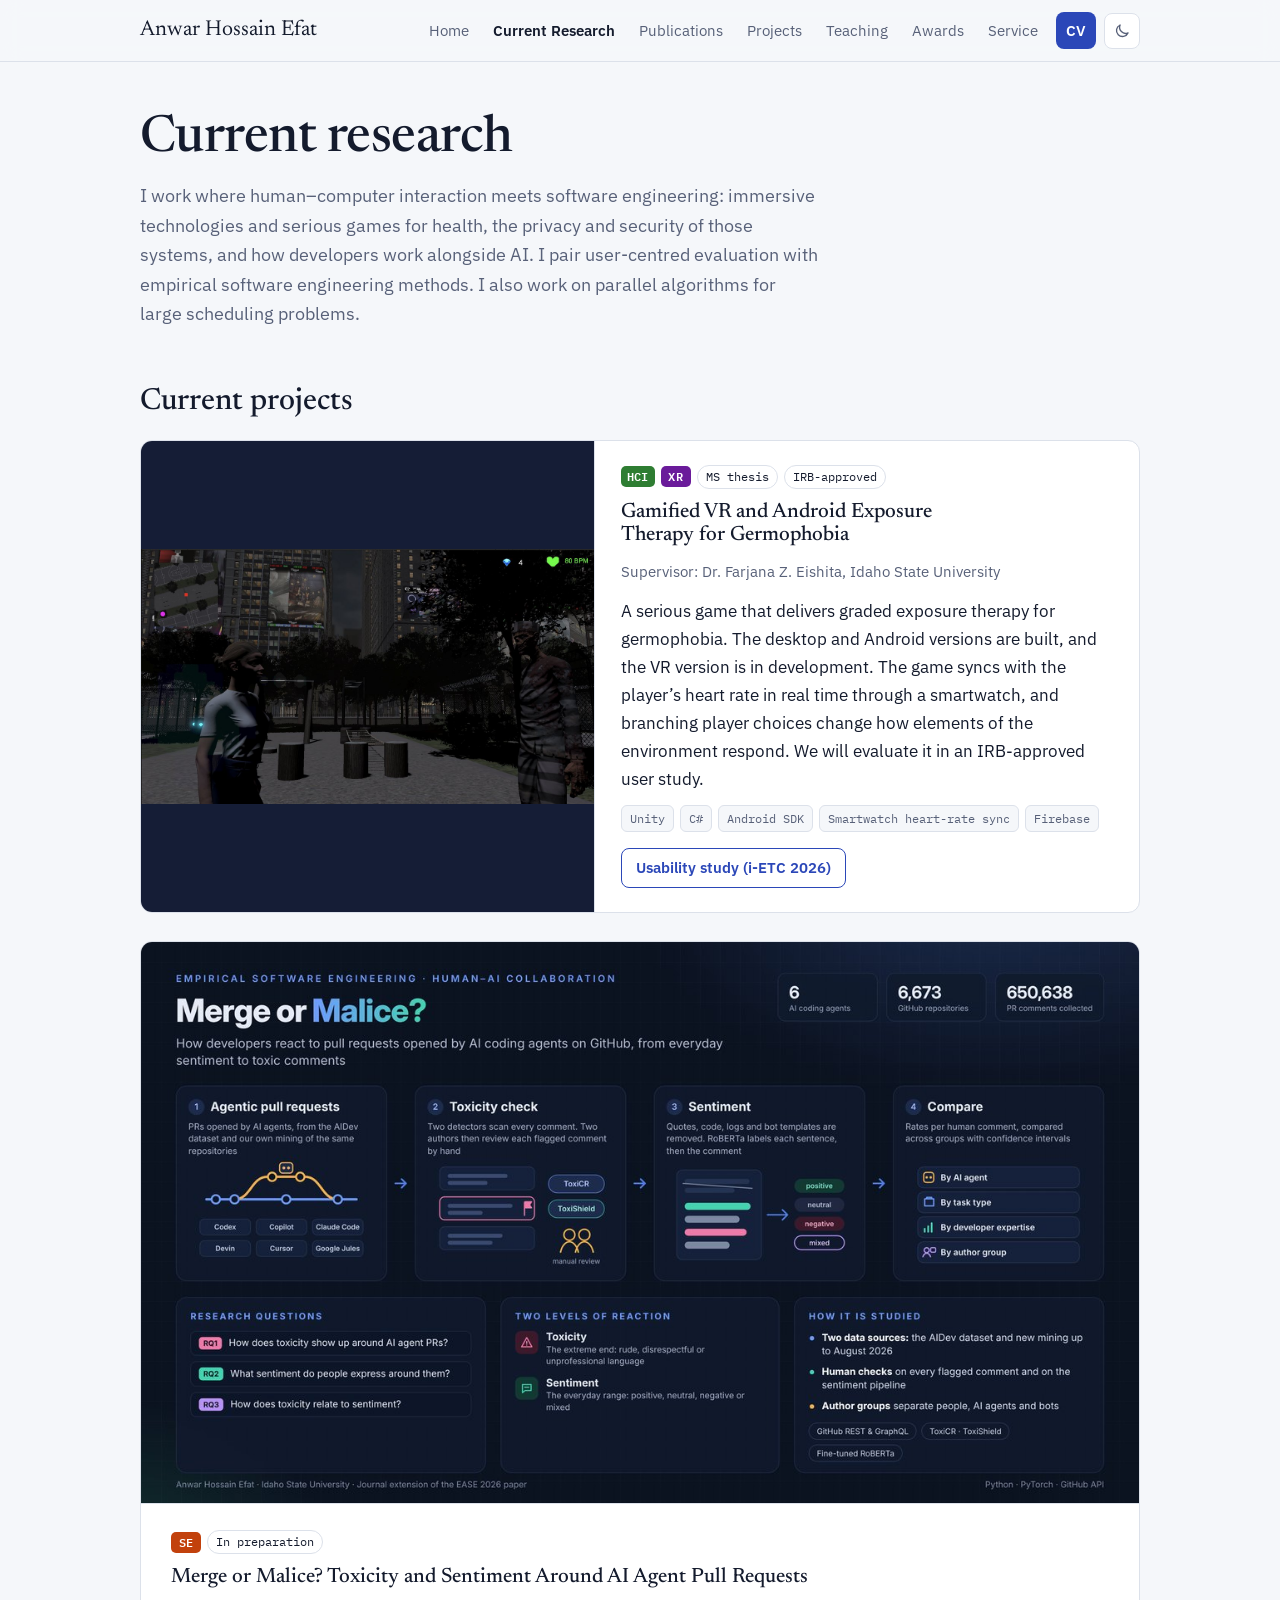
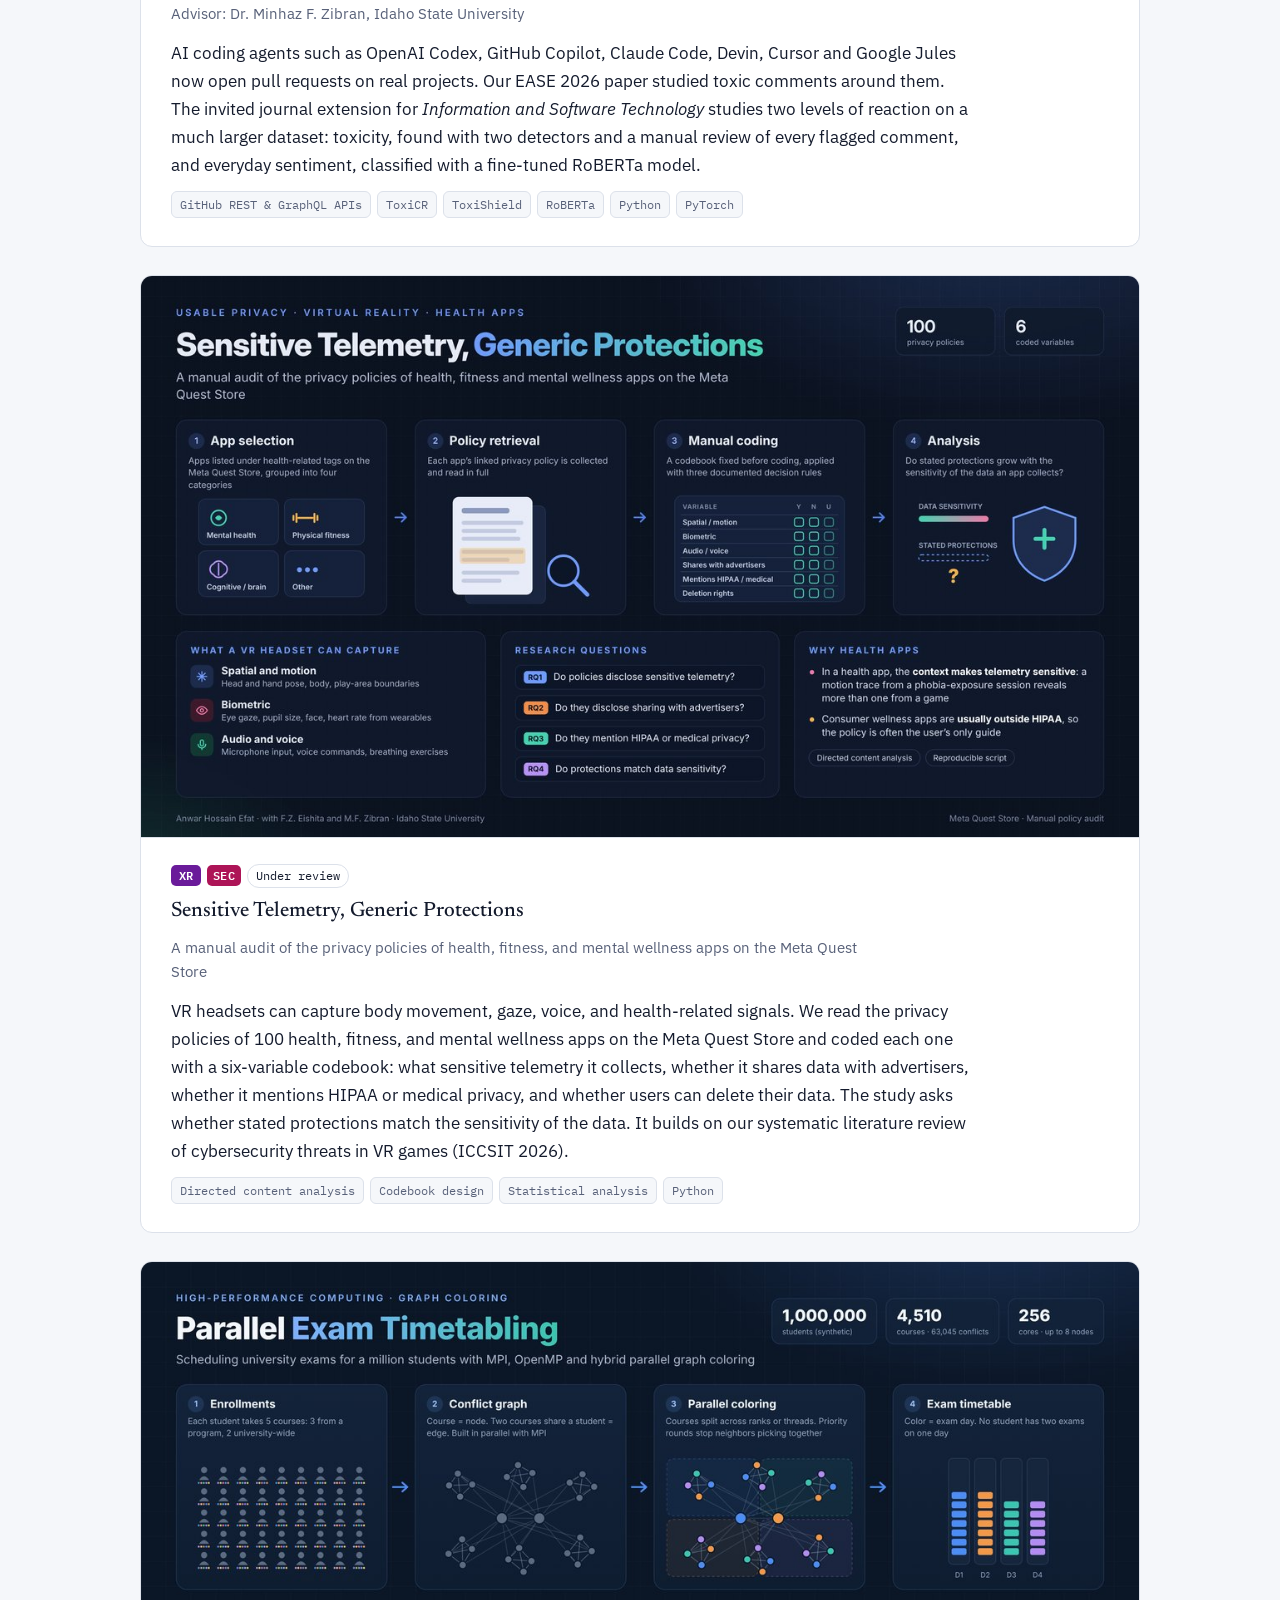
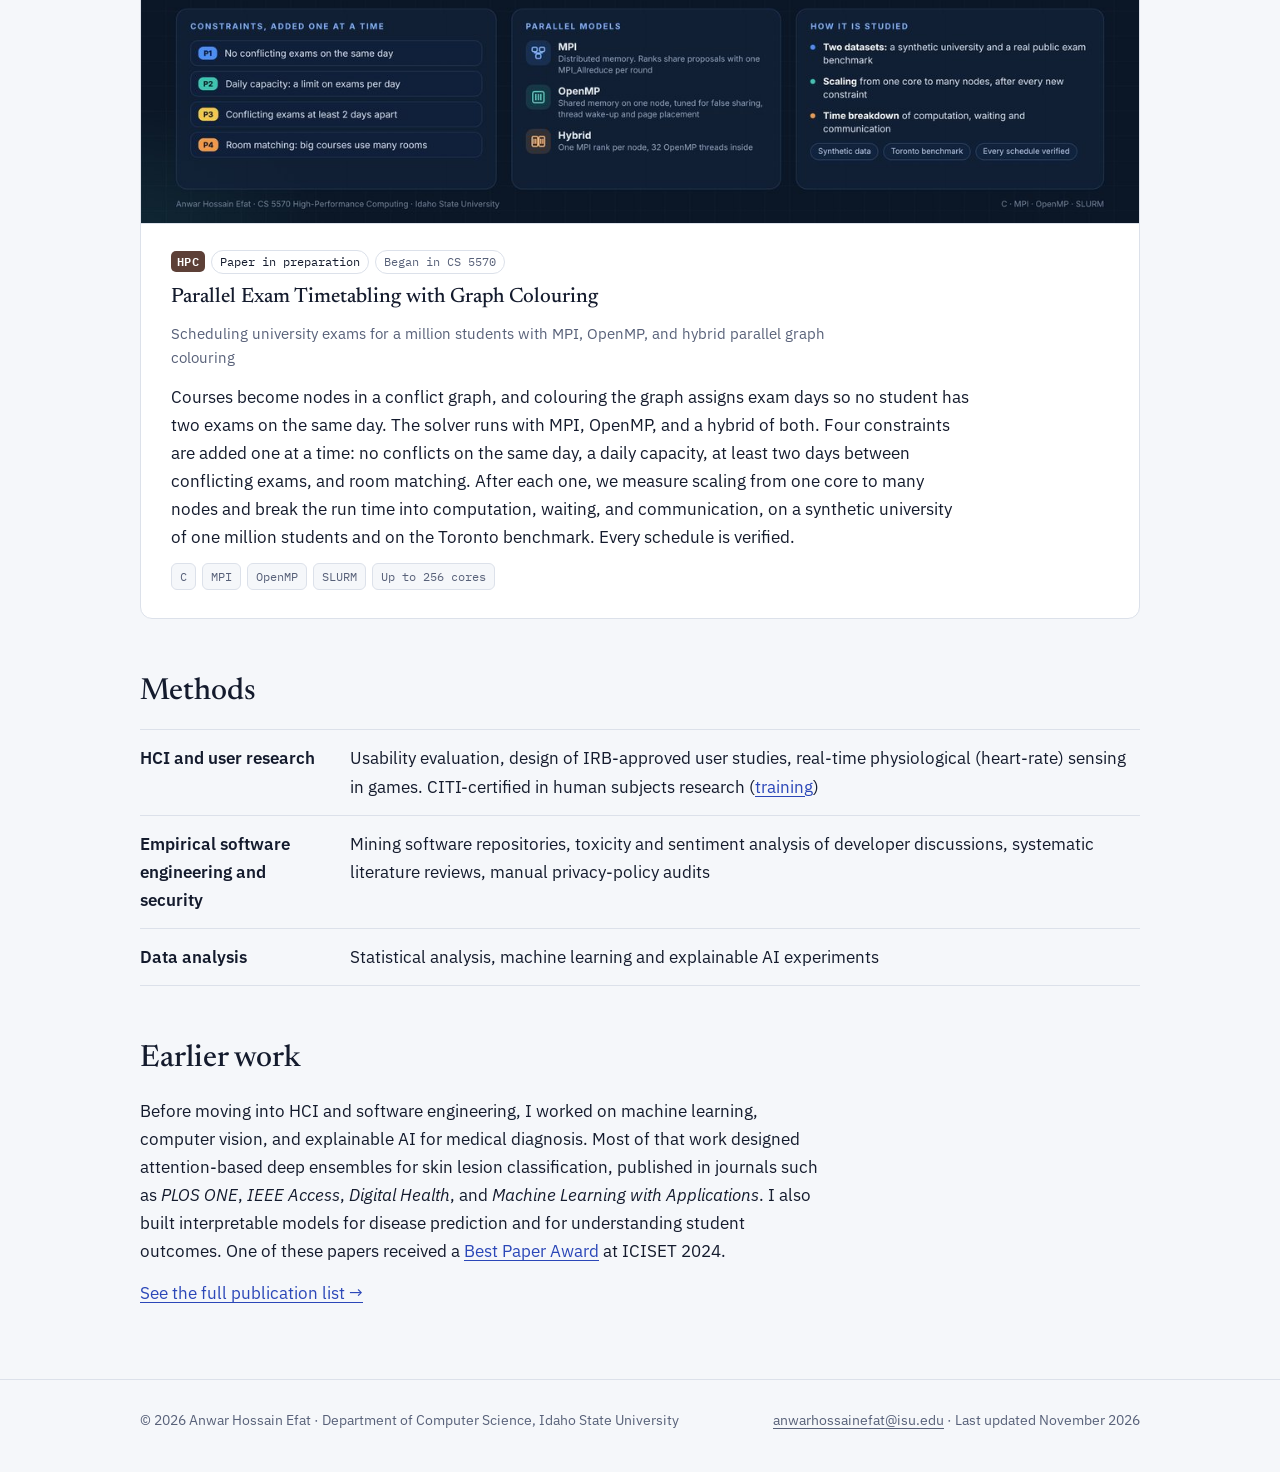
<file: research.html>
<!doctype html>
<html lang="en">
<head>
<meta charset="utf-8">
<meta name="viewport" content="width=device-width, initial-scale=1, viewport-fit=cover">
<title>Current Research · Anwar Hossain Efat</title>
<meta name="claude:viewport-fit-sides" content="cover">
<meta name="description" content="Research by Anwar Hossain Efat on VR serious games for health, toxicity and sentiment around AI pull requests, and privacy in VR health apps.">
<meta name="author" content="Anwar Hossain Efat">
<link rel="canonical" href="https://anwarhossainefat.github.io/research">
<meta property="og:type" content="website">
<meta property="og:title" content="Current Research · Anwar Hossain Efat">
<meta property="og:description" content="Research by Anwar Hossain Efat on VR serious games for health, toxicity and sentiment around AI pull requests, and privacy in VR health apps.">
<meta property="og:url" content="https://anwarhossainefat.github.io/research">
<meta property="og:site_name" content="Anwar Hossain Efat">
<meta property="og:locale" content="en_US">
<meta property="og:image" content="https://anwarhossainefat.github.io/assets/img/social-card.jpg">
<meta property="og:image:width" content="1200">
<meta property="og:image:height" content="630">
<meta property="og:image:alt" content="Anwar Hossain Efat, MS in Computer Science, Idaho State University. HCI, XR and software engineering.">
<meta name="twitter:card" content="summary_large_image">
<meta name="twitter:title" content="Current Research · Anwar Hossain Efat">
<meta name="twitter:description" content="Research by Anwar Hossain Efat on VR serious games for health, toxicity and sentiment around AI pull requests, and privacy in VR health apps.">
<meta name="twitter:image" content="https://anwarhossainefat.github.io/assets/img/social-card.jpg">
<meta name="theme-color" content="#2B47B8">
<link rel="icon" href="assets/img/favicon.svg" type="image/svg+xml">
<link rel="apple-touch-icon" href="assets/img/apple-touch-icon.png">
<link rel="preconnect" href="https://fonts.googleapis.com">
<link rel="preconnect" href="https://fonts.gstatic.com" crossorigin>
<link rel="stylesheet" href="https://fonts.googleapis.com/css2?family=IBM+Plex+Mono:wght@400;600&family=IBM+Plex+Sans:ital,wght@0,400;0,600;1,400&family=Newsreader:opsz,wght@6..72,400;6..72,500&display=swap">
<link rel="stylesheet" href="assets/css/style.css?v=2026-11-17">
<script>try{var t=localStorage.getItem('theme');if(t==='dark'||t==='light')document.documentElement.setAttribute('data-theme',t)}catch(e){}</script>
</head>
<body>
<a class="skip" href="#main">Skip to content</a>
<header class="site-header">
  <div class="wrap">
    <a class="brand" href="index.html">Anwar Hossain Efat</a>
    <nav class="nav" aria-label="Main">
      <a href="index.html">Home</a><a href="research.html" aria-current="page">Current Research</a><a href="publications.html">Publications</a><a href="projects.html">Projects</a><a href="teaching.html">Teaching</a><a href="awards.html">Awards</a><a href="service.html">Service</a>
      <a class="cv" href="files/Anwar_Hossain_Efat_CV.pdf" target="_blank" rel="noopener">CV</a>
      <button class="theme-btn" type="button" aria-label="Switch theme">
        <svg class="i-moon" viewBox="0 0 24 24" fill="none" stroke="currentColor" stroke-width="1.8" stroke-linecap="round" stroke-linejoin="round" aria-hidden="true"><path d="M20 14.5A8 8 0 0 1 9.5 4a8 8 0 1 0 10.5 10.5z"/></svg>
        <svg class="i-sun" viewBox="0 0 24 24" fill="none" stroke="currentColor" stroke-width="1.8" stroke-linecap="round" aria-hidden="true" hidden><circle cx="12" cy="12" r="4"/><path d="M12 2v2M12 20v2M2 12h2M20 12h2M4.9 4.9l1.4 1.4M17.7 17.7l1.4 1.4M4.9 19.1l1.4-1.4M17.7 6.3l1.4-1.4"/></svg>
      </button>
    </nav>
  </div>
</header>
<main id="main" class="wrap">

<header class="page-head">
  <h1>Current research</h1>
  <p class="lede">I work where human–computer interaction meets software engineering: immersive technologies and serious games for health, the privacy and security of those systems, and how developers work alongside AI. I pair user-centred evaluation with empirical software engineering methods. I also work on parallel algorithms for large scheduling problems.</p>
</header>

<section class="section" aria-labelledby="current">
  <h2 id="current">Current projects</h2>
  <div class="cards">
    <article class="card" id="germophobia">
  <div class="card-media"><img src="assets/img/projects/germophobia.jpg" alt="Desktop version of the germophobia game: a player in a night-time city park, with a live 80 BPM heart-rate readout and a minimap" loading="lazy" width="1200" height="674"></div>
  <div class="card-body">
    <div class="card-badges"><span class="tag tag-HCI" title="Human–Computer Interaction">HCI</span><span class="tag tag-XR" title="AR/VR & Games">XR</span><span class="badge status">MS thesis</span><span class="badge status">IRB-approved</span></div>
    <h3>Gamified VR and Android Exposure Therapy for Germophobia</h3>
    <p class="card-people">Supervisor: Dr. Farjana Z. Eishita, Idaho State University</p>
    <p>A serious game that delivers graded exposure therapy for germophobia. The desktop and Android versions are built, and the VR version is in development. The game syncs with the player’s heart rate in real time through a smartwatch, and branching player choices change how elements of the environment respond. We will evaluate it in an IRB-approved user study.</p>
    <ul class="tools"><li>Unity</li><li>C#</li><li>Android SDK</li><li>Smartwatch heart-rate sync</li><li>Firebase</li></ul>
    <div class="card-actions"><a class="btn ghost" href="https://doi.org/10.1109/IETC69527.2026.11568637" target="_blank" rel="noopener">Usability study (i-ETC 2026)</a></div>
  </div>
</article>
    <article class="card card-wide" id="ai-pull-requests">
  <a class="card-media" href="assets/img/projects/ai-pull-requests-full.jpg" target="_blank" rel="noopener" title="Open full-size image"><img src="assets/img/projects/ai-pull-requests.jpg" alt="Study overview: agentic pull requests from six AI coding agents, a toxicity check with two detectors and manual review, sentence-level sentiment with RoBERTa, and comparisons across agents, task types, expertise and author groups" loading="lazy" width="1200" height="675"><span class="zoom">View full size</span></a>
  <div class="card-body">
    <div class="card-badges"><span class="tag tag-SE" title="Software Engineering">SE</span><span class="badge status">In preparation</span></div>
    <h3>Merge or Malice? Toxicity and Sentiment Around AI Agent Pull Requests</h3>
    <p class="card-people">Advisor: Dr. Minhaz F. Zibran, Idaho State University</p>
    <p>AI coding agents such as OpenAI Codex, GitHub Copilot, Claude Code, Devin, Cursor and Google Jules now open pull requests on real projects. Our EASE 2026 paper studied toxic comments around them. The invited journal extension for <em>Information and Software Technology</em> studies two levels of reaction on a much larger dataset: toxicity, found with two detectors and a manual review of every flagged comment, and everyday sentiment, classified with a fine-tuned RoBERTa model.</p>
    <ul class="tools"><li>GitHub REST & GraphQL APIs</li><li>ToxiCR</li><li>ToxiShield</li><li>RoBERTa</li><li>Python</li><li>PyTorch</li></ul>
    
  </div>
</article>
    <article class="card card-wide" id="xr-privacy">
  <a class="card-media" href="assets/img/projects/xr-privacy-full.jpg" target="_blank" rel="noopener" title="Open full-size image"><img src="assets/img/projects/xr-privacy.jpg" alt="Study overview: app selection on the Meta Quest Store, policy retrieval, manual coding with a six-variable codebook, and analysis of whether protections match data sensitivity" loading="lazy" width="1200" height="675"><span class="zoom">View full size</span></a>
  <div class="card-body">
    <div class="card-badges"><span class="tag tag-XR" title="AR/VR & Games">XR</span><span class="tag tag-SEC" title="Security & Privacy">SEC</span><span class="badge status">Under review</span></div>
    <h3>Sensitive Telemetry, Generic Protections</h3>
    <p class="card-people">A manual audit of the privacy policies of health, fitness, and mental wellness apps on the Meta Quest Store</p>
    <p>VR headsets can capture body movement, gaze, voice, and health-related signals. We read the privacy policies of 100 health, fitness, and mental wellness apps on the Meta Quest Store and coded each one with a six-variable codebook: what sensitive telemetry it collects, whether it shares data with advertisers, whether it mentions HIPAA or medical privacy, and whether users can delete their data. The study asks whether stated protections match the sensitivity of the data. It builds on our systematic literature review of cybersecurity threats in VR games (ICCSIT 2026).</p>
    <ul class="tools"><li>Directed content analysis</li><li>Codebook design</li><li>Statistical analysis</li><li>Python</li></ul>
    
  </div>
</article>
    <article class="card card-wide" id="hpc">
  <a class="card-media" href="assets/img/projects/hpc-timetabling-full.jpg" target="_blank" rel="noopener" title="Open full-size image"><img src="assets/img/projects/hpc-timetabling.jpg" alt="Project overview: student enrollments, a course conflict graph, parallel colouring across ranks, and the resulting exam timetable, with four constraints and three parallel models" loading="lazy" width="1200" height="675"><span class="zoom">View full size</span></a>
  <div class="card-body">
    <div class="card-badges"><span class="tag tag-HPC" title="High-Performance Computing">HPC</span><span class="badge status">Paper in preparation</span><span class="badge">Began in CS 5570</span></div>
    <h3>Parallel Exam Timetabling with Graph Colouring</h3>
    <p class="card-people">Scheduling university exams for a million students with MPI, OpenMP, and hybrid parallel graph colouring</p>
    <p>Courses become nodes in a conflict graph, and colouring the graph assigns exam days so no student has two exams on the same day. The solver runs with MPI, OpenMP, and a hybrid of both. Four constraints are added one at a time: no conflicts on the same day, a daily capacity, at least two days between conflicting exams, and room matching. After each one, we measure scaling from one core to many nodes and break the run time into computation, waiting, and communication, on a synthetic university of one million students and on the Toronto benchmark. Every schedule is verified.</p>
    <ul class="tools"><li>C</li><li>MPI</li><li>OpenMP</li><li>SLURM</li><li>Up to 256 cores</li></ul>
    
  </div>
</article>
  </div>
</section>

<section class="section" aria-labelledby="methods">
  <h2 id="methods">Methods</h2>
  <dl class="deflist">
    <div><dt>HCI and user research</dt><dd>Usability evaluation, design of IRB-approved user studies, real-time physiological (heart-rate) sensing in games. CITI-certified in human subjects research (<a href="service.html#ethics">training</a>)</dd></div>
    <div><dt>Empirical software engineering and security</dt><dd>Mining software repositories, toxicity and sentiment analysis of developer discussions, systematic literature reviews, manual privacy-policy audits</dd></div>
    <div><dt>Data analysis</dt><dd>Statistical analysis, machine learning and explainable AI experiments</dd></div>
  </dl>
</section>

<section class="section" aria-labelledby="earlier">
  <h2 id="earlier">Earlier work</h2>
  <div class="prose">
    <p>Before moving into HCI and software engineering, I worked on machine learning, computer vision, and explainable AI for medical diagnosis. Most of that work designed attention-based deep ensembles for skin lesion classification, published in journals such as <em>PLOS ONE</em>, <em>IEEE Access</em>, <em>Digital Health</em>, and <em>Machine Learning with Applications</em>. I also built interpretable models for disease prediction and for understanding student outcomes. One of these papers received a <a href="awards.html">Best Paper Award</a> at ICISET 2024.</p>
    <p><a href="publications.html">See the full publication list →</a></p>
  </div>
</section>

</main>
<footer class="site-footer">
  <div class="wrap">
    <span>© 2026 Anwar Hossain Efat · Department of Computer Science, Idaho State University</span>
    <span><a href="mailto:anwarhossainefat@isu.edu">anwarhossainefat@isu.edu</a> · Last updated November 2026</span>
  </div>
</footer>
<script src="assets/js/site.js"></script>
</body>
</html>
</file>
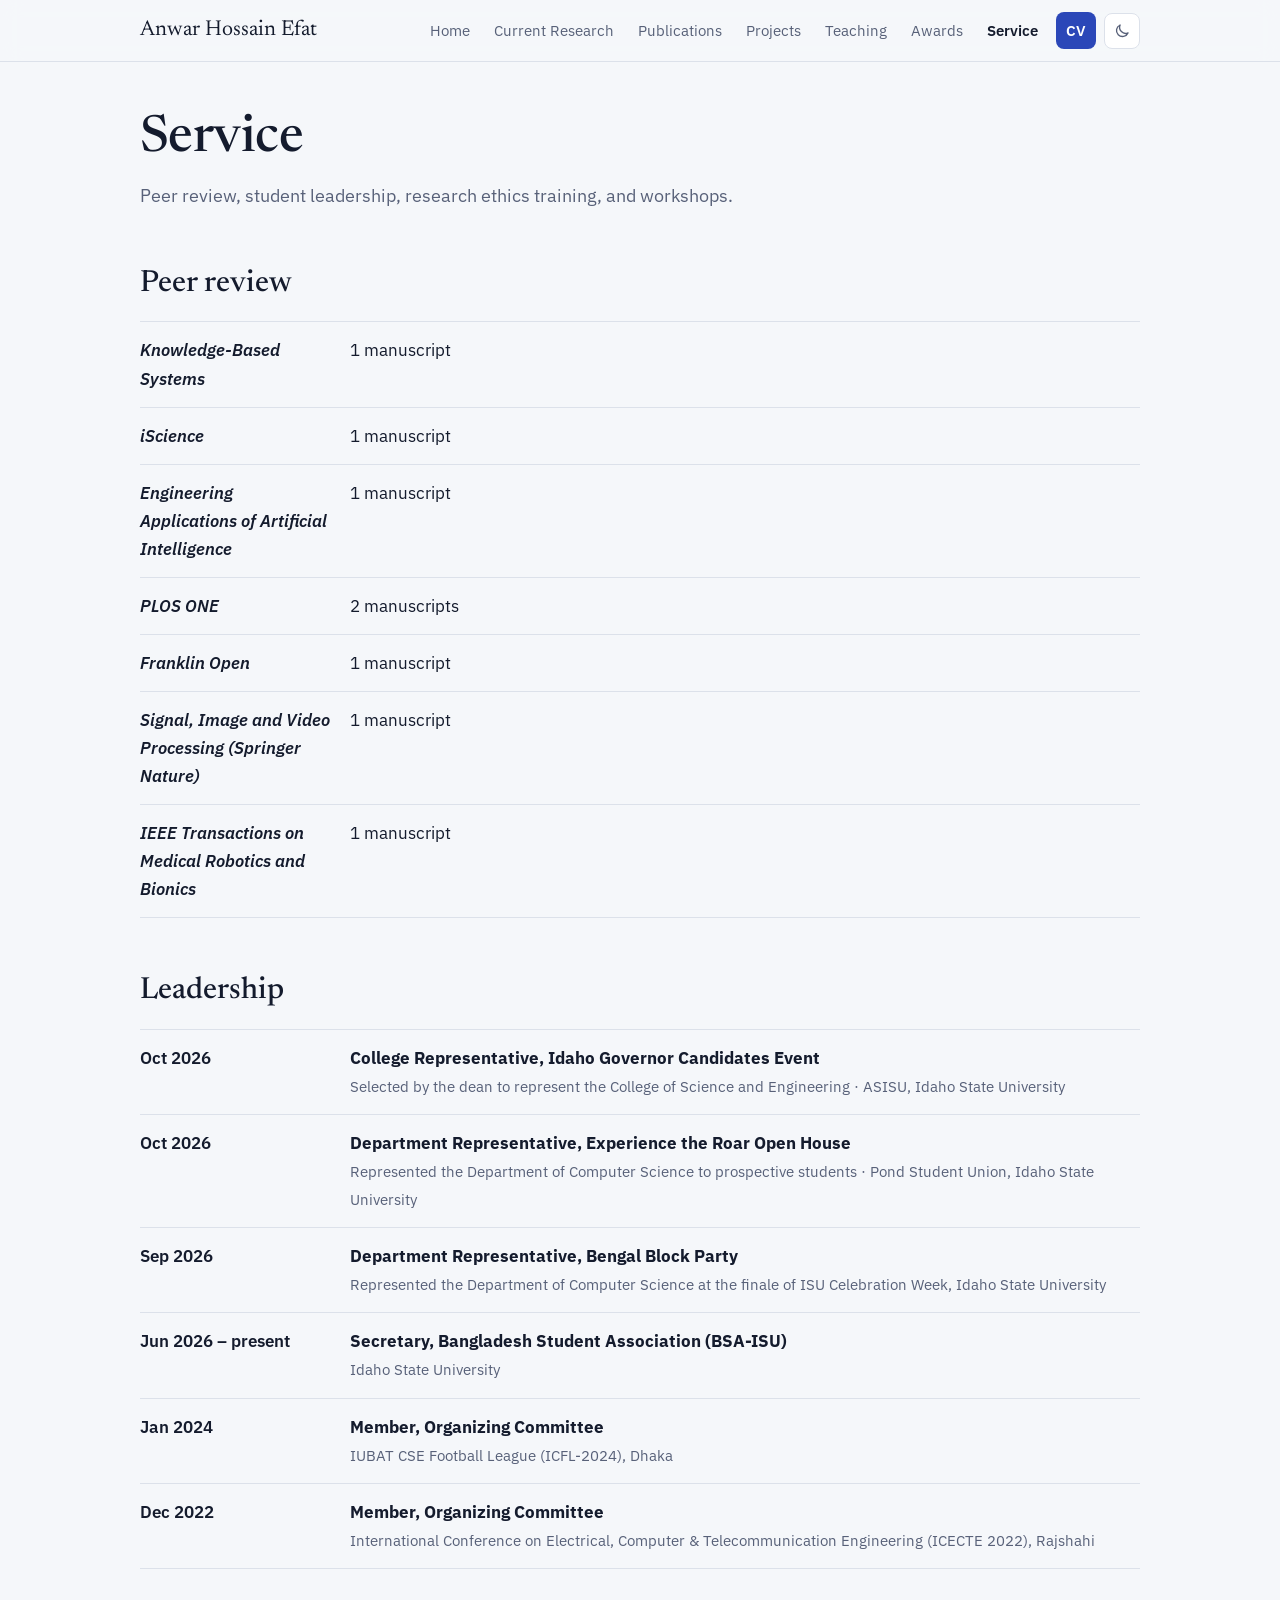
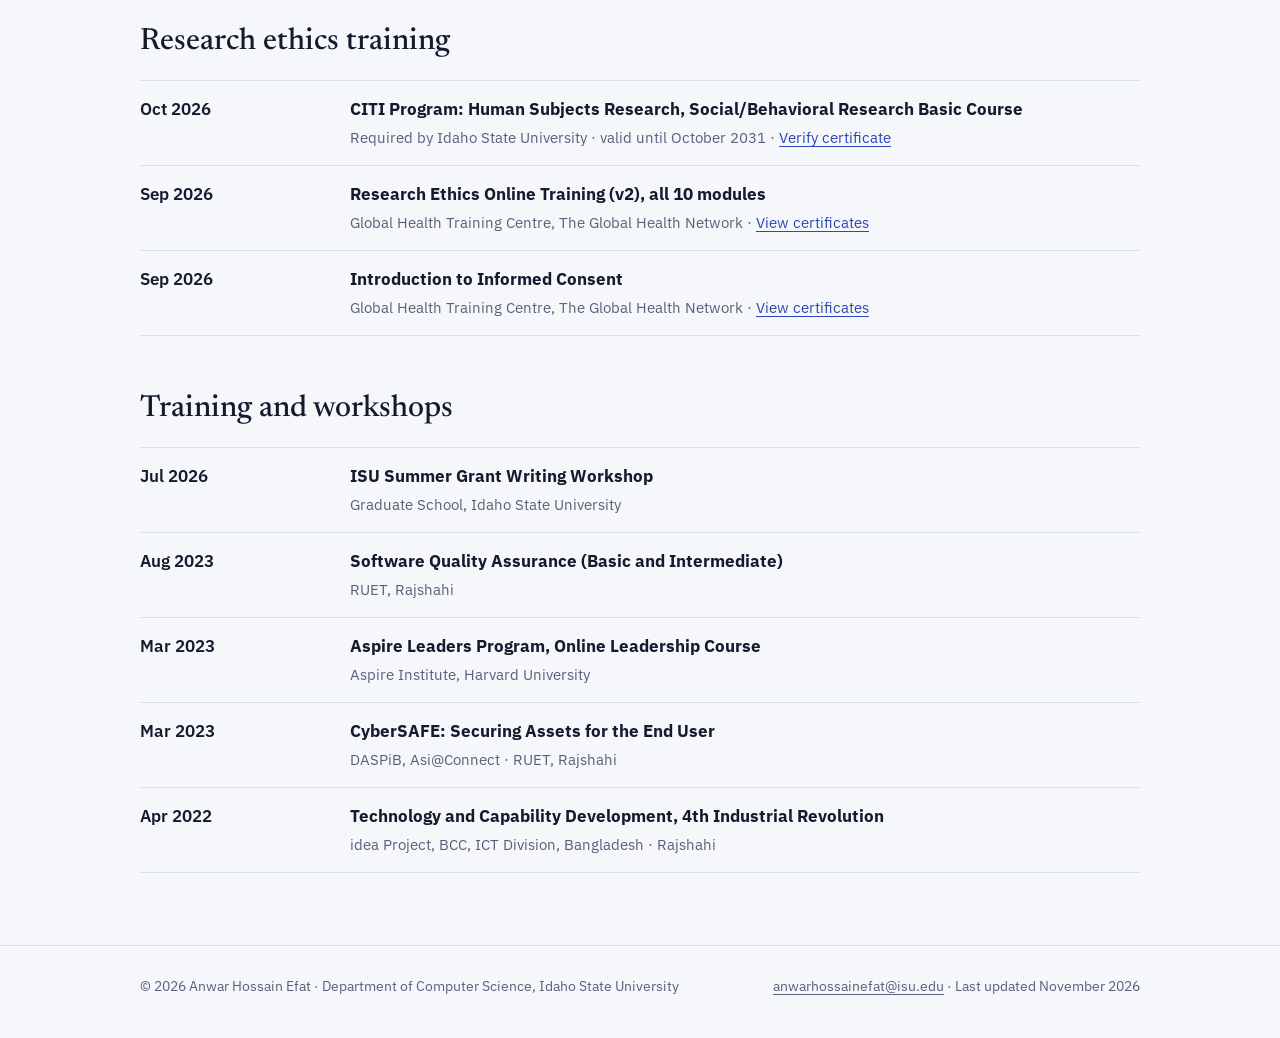
<file: service.html>
<!doctype html>
<html lang="en">
<head>
<meta charset="utf-8">
<meta name="viewport" content="width=device-width, initial-scale=1, viewport-fit=cover">
<title>Service · Anwar Hossain Efat</title>
<meta name="claude:viewport-fit-sides" content="cover">
<meta name="description" content="Peer review, student leadership, research ethics training (CITI), and workshops of Anwar Hossain Efat, Idaho State University.">
<meta name="author" content="Anwar Hossain Efat">
<link rel="canonical" href="https://anwarhossainefat.github.io/service">
<meta property="og:type" content="website">
<meta property="og:title" content="Service · Anwar Hossain Efat">
<meta property="og:description" content="Peer review, student leadership, research ethics training (CITI), and workshops of Anwar Hossain Efat, Idaho State University.">
<meta property="og:url" content="https://anwarhossainefat.github.io/service">
<meta property="og:site_name" content="Anwar Hossain Efat">
<meta property="og:locale" content="en_US">
<meta property="og:image" content="https://anwarhossainefat.github.io/assets/img/social-card.jpg">
<meta property="og:image:width" content="1200">
<meta property="og:image:height" content="630">
<meta property="og:image:alt" content="Anwar Hossain Efat, MS in Computer Science, Idaho State University. HCI, XR and software engineering.">
<meta name="twitter:card" content="summary_large_image">
<meta name="twitter:title" content="Service · Anwar Hossain Efat">
<meta name="twitter:description" content="Peer review, student leadership, research ethics training (CITI), and workshops of Anwar Hossain Efat, Idaho State University.">
<meta name="twitter:image" content="https://anwarhossainefat.github.io/assets/img/social-card.jpg">
<meta name="theme-color" content="#2B47B8">
<link rel="icon" href="assets/img/favicon.svg" type="image/svg+xml">
<link rel="apple-touch-icon" href="assets/img/apple-touch-icon.png">
<link rel="preconnect" href="https://fonts.googleapis.com">
<link rel="preconnect" href="https://fonts.gstatic.com" crossorigin>
<link rel="stylesheet" href="https://fonts.googleapis.com/css2?family=IBM+Plex+Mono:wght@400;600&family=IBM+Plex+Sans:ital,wght@0,400;0,600;1,400&family=Newsreader:opsz,wght@6..72,400;6..72,500&display=swap">
<link rel="stylesheet" href="assets/css/style.css?v=2026-11-17">
<script>try{var t=localStorage.getItem('theme');if(t==='dark'||t==='light')document.documentElement.setAttribute('data-theme',t)}catch(e){}</script>
</head>
<body>
<a class="skip" href="#main">Skip to content</a>
<header class="site-header">
  <div class="wrap">
    <a class="brand" href="index.html">Anwar Hossain Efat</a>
    <nav class="nav" aria-label="Main">
      <a href="index.html">Home</a><a href="research.html">Current Research</a><a href="publications.html">Publications</a><a href="projects.html">Projects</a><a href="teaching.html">Teaching</a><a href="awards.html">Awards</a><a href="service.html" aria-current="page">Service</a>
      <a class="cv" href="files/Anwar_Hossain_Efat_CV.pdf" target="_blank" rel="noopener">CV</a>
      <button class="theme-btn" type="button" aria-label="Switch theme">
        <svg class="i-moon" viewBox="0 0 24 24" fill="none" stroke="currentColor" stroke-width="1.8" stroke-linecap="round" stroke-linejoin="round" aria-hidden="true"><path d="M20 14.5A8 8 0 0 1 9.5 4a8 8 0 1 0 10.5 10.5z"/></svg>
        <svg class="i-sun" viewBox="0 0 24 24" fill="none" stroke="currentColor" stroke-width="1.8" stroke-linecap="round" aria-hidden="true" hidden><circle cx="12" cy="12" r="4"/><path d="M12 2v2M12 20v2M2 12h2M20 12h2M4.9 4.9l1.4 1.4M17.7 17.7l1.4 1.4M4.9 19.1l1.4-1.4M17.7 6.3l1.4-1.4"/></svg>
      </button>
    </nav>
  </div>
</header>
<main id="main" class="wrap">

<header class="page-head">
  <h1>Service</h1>
  <p class="lede">Peer review, student leadership, research ethics training, and workshops.</p>
</header>

<section class="section" aria-labelledby="review">
  <h2 id="review">Peer review</h2>
  <dl class="deflist">
    <div><dt><em>Knowledge-Based Systems</em></dt><dd class="muted">1 manuscript</dd></div><div><dt><em>iScience</em></dt><dd class="muted">1 manuscript</dd></div><div><dt><em>Engineering Applications of Artificial Intelligence</em></dt><dd class="muted">1 manuscript</dd></div><div><dt><em>PLOS ONE</em></dt><dd class="muted">2 manuscripts</dd></div><div><dt><em>Franklin Open</em></dt><dd class="muted">1 manuscript</dd></div><div><dt><em>Signal, Image and Video Processing (Springer Nature)</em></dt><dd class="muted">1 manuscript</dd></div><div><dt><em>IEEE Transactions on Medical Robotics and Bionics</em></dt><dd class="muted">1 manuscript</dd></div>
  </dl>
</section>

<section class="section" aria-labelledby="leadership">
  <h2 id="leadership">Leadership</h2>
  <dl class="deflist">
    <div><dt>Oct 2026</dt><dd><strong>College Representative, Idaho Governor Candidates Event</strong><br><span class="muted">Selected by the dean to represent the College of Science and Engineering · ASISU, Idaho State University</span></dd></div>
    <div><dt>Oct 2026</dt><dd><strong>Department Representative, Experience the Roar Open House</strong><br><span class="muted">Represented the Department of Computer Science to prospective students · Pond Student Union, Idaho State University</span></dd></div>
    <div><dt>Sep 2026</dt><dd><strong>Department Representative, Bengal Block Party</strong><br><span class="muted">Represented the Department of Computer Science at the finale of ISU Celebration Week, Idaho State University</span></dd></div>
    <div><dt>Jun 2026 – present</dt><dd><strong>Secretary, Bangladesh Student Association (BSA-ISU)</strong><br><span class="muted">Idaho State University</span></dd></div>
    <div><dt>Jan 2024</dt><dd><strong>Member, Organizing Committee</strong><br><span class="muted">IUBAT CSE Football League (ICFL-2024), Dhaka</span></dd></div>
    <div><dt>Dec 2022</dt><dd><strong>Member, Organizing Committee</strong><br><span class="muted">International Conference on Electrical, Computer &amp; Telecommunication Engineering (ICECTE 2022), Rajshahi</span></dd></div>
  </dl>
</section>

<section class="section" aria-labelledby="ethics">
  <h2 id="ethics">Research ethics training</h2>
  <dl class="deflist">
    <div><dt>Oct 2026</dt><dd><strong>CITI Program: Human Subjects Research, Social/Behavioral Research Basic Course</strong><br><span class="muted">Required by Idaho State University · valid until October 2031 · <a href="https://www.citiprogram.org/verify/?w310e18c0-625c-40f0-bca5-72db4ebc0a18-80473059" target="_blank" rel="noopener">Verify certificate</a></span></dd></div>
    <div><dt>Sep 2026</dt><dd><strong>Research Ethics Online Training (v2), all 10 modules</strong><br><span class="muted">Global Health Training Centre, The Global Health Network · <a href="files/Research_Ethics_Certificates.pdf" target="_blank" rel="noopener">View certificates</a></span></dd></div>
    <div><dt>Sep 2026</dt><dd><strong>Introduction to Informed Consent</strong><br><span class="muted">Global Health Training Centre, The Global Health Network · <a href="files/Research_Ethics_Certificates.pdf" target="_blank" rel="noopener">View certificates</a></span></dd></div>
  </dl>
</section>

<section class="section" aria-labelledby="training">
  <h2 id="training">Training and workshops</h2>
  <dl class="deflist">
    <div><dt>Jul 2026</dt><dd><strong>ISU Summer Grant Writing Workshop</strong><br><span class="muted">Graduate School, Idaho State University</span></dd></div>
    <div><dt>Aug 2023</dt><dd><strong>Software Quality Assurance (Basic and Intermediate)</strong><br><span class="muted">RUET, Rajshahi</span></dd></div>
    <div><dt>Mar 2023</dt><dd><strong>Aspire Leaders Program, Online Leadership Course</strong><br><span class="muted">Aspire Institute, Harvard University</span></dd></div>
    <div><dt>Mar 2023</dt><dd><strong>CyberSAFE: Securing Assets for the End User</strong><br><span class="muted">DASPiB, Asi@Connect · RUET, Rajshahi</span></dd></div>
    <div><dt>Apr 2022</dt><dd><strong>Technology and Capability Development, 4th Industrial Revolution</strong><br><span class="muted">idea Project, BCC, ICT Division, Bangladesh · Rajshahi</span></dd></div>
  </dl>
</section>

</main>
<footer class="site-footer">
  <div class="wrap">
    <span>© 2026 Anwar Hossain Efat · Department of Computer Science, Idaho State University</span>
    <span><a href="mailto:anwarhossainefat@isu.edu">anwarhossainefat@isu.edu</a> · Last updated November 2026</span>
  </div>
</footer>
<script src="assets/js/site.js"></script>
</body>
</html>
</file>
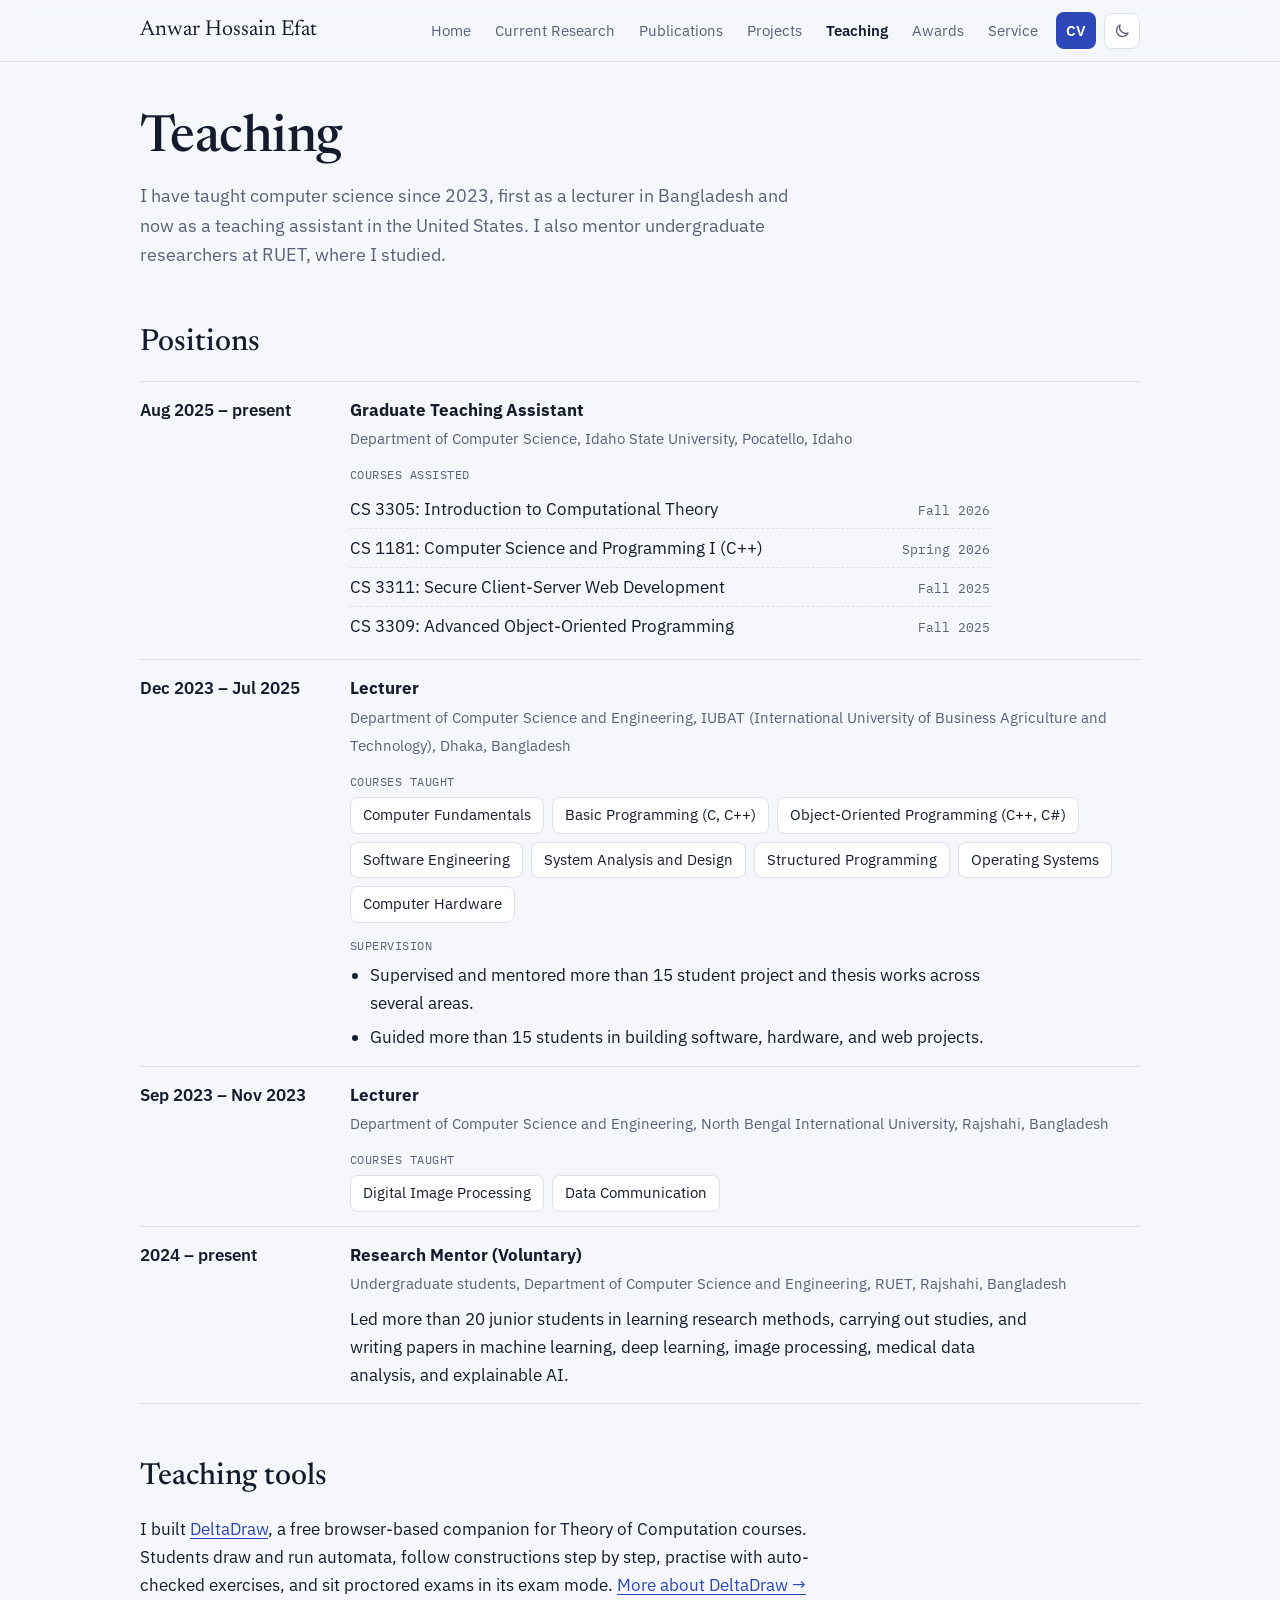
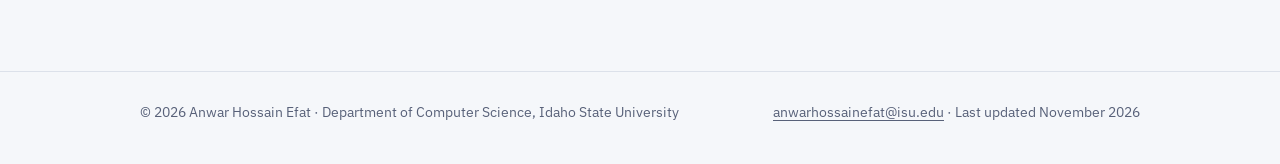
<file: teaching.html>
<!doctype html>
<html lang="en">
<head>
<meta charset="utf-8">
<meta name="viewport" content="width=device-width, initial-scale=1, viewport-fit=cover">
<title>Teaching · Anwar Hossain Efat</title>
<meta name="claude:viewport-fit-sides" content="cover">
<meta name="description" content="Teaching experience of Anwar Hossain Efat: Graduate Teaching Assistant at Idaho State University, Lecturer in Computer Science and Engineering in Bangladesh, and research mentor for undergraduates at RUET.">
<meta name="author" content="Anwar Hossain Efat">
<link rel="canonical" href="https://anwarhossainefat.github.io/teaching">
<meta property="og:type" content="website">
<meta property="og:title" content="Teaching · Anwar Hossain Efat">
<meta property="og:description" content="Teaching experience of Anwar Hossain Efat: Graduate Teaching Assistant at Idaho State University, Lecturer in Computer Science and Engineering in Bangladesh, and research mentor for undergraduates at RUET.">
<meta property="og:url" content="https://anwarhossainefat.github.io/teaching">
<meta property="og:site_name" content="Anwar Hossain Efat">
<meta property="og:locale" content="en_US">
<meta property="og:image" content="https://anwarhossainefat.github.io/assets/img/social-card.jpg">
<meta property="og:image:width" content="1200">
<meta property="og:image:height" content="630">
<meta property="og:image:alt" content="Anwar Hossain Efat, MS in Computer Science, Idaho State University. HCI, XR and software engineering.">
<meta name="twitter:card" content="summary_large_image">
<meta name="twitter:title" content="Teaching · Anwar Hossain Efat">
<meta name="twitter:description" content="Teaching experience of Anwar Hossain Efat: Graduate Teaching Assistant at Idaho State University, Lecturer in Computer Science and Engineering in Bangladesh, and research mentor for undergraduates at RUET.">
<meta name="twitter:image" content="https://anwarhossainefat.github.io/assets/img/social-card.jpg">
<meta name="theme-color" content="#2B47B8">
<link rel="icon" href="assets/img/favicon.svg" type="image/svg+xml">
<link rel="apple-touch-icon" href="assets/img/apple-touch-icon.png">
<link rel="preconnect" href="https://fonts.googleapis.com">
<link rel="preconnect" href="https://fonts.gstatic.com" crossorigin>
<link rel="stylesheet" href="https://fonts.googleapis.com/css2?family=IBM+Plex+Mono:wght@400;600&family=IBM+Plex+Sans:ital,wght@0,400;0,600;1,400&family=Newsreader:opsz,wght@6..72,400;6..72,500&display=swap">
<link rel="stylesheet" href="assets/css/style.css?v=2026-11-17">
<script>try{var t=localStorage.getItem('theme');if(t==='dark'||t==='light')document.documentElement.setAttribute('data-theme',t)}catch(e){}</script>
</head>
<body>
<a class="skip" href="#main">Skip to content</a>
<header class="site-header">
  <div class="wrap">
    <a class="brand" href="index.html">Anwar Hossain Efat</a>
    <nav class="nav" aria-label="Main">
      <a href="index.html">Home</a><a href="research.html">Current Research</a><a href="publications.html">Publications</a><a href="projects.html">Projects</a><a href="teaching.html" aria-current="page">Teaching</a><a href="awards.html">Awards</a><a href="service.html">Service</a>
      <a class="cv" href="files/Anwar_Hossain_Efat_CV.pdf" target="_blank" rel="noopener">CV</a>
      <button class="theme-btn" type="button" aria-label="Switch theme">
        <svg class="i-moon" viewBox="0 0 24 24" fill="none" stroke="currentColor" stroke-width="1.8" stroke-linecap="round" stroke-linejoin="round" aria-hidden="true"><path d="M20 14.5A8 8 0 0 1 9.5 4a8 8 0 1 0 10.5 10.5z"/></svg>
        <svg class="i-sun" viewBox="0 0 24 24" fill="none" stroke="currentColor" stroke-width="1.8" stroke-linecap="round" aria-hidden="true" hidden><circle cx="12" cy="12" r="4"/><path d="M12 2v2M12 20v2M2 12h2M20 12h2M4.9 4.9l1.4 1.4M17.7 17.7l1.4 1.4M4.9 19.1l1.4-1.4M17.7 6.3l1.4-1.4"/></svg>
      </button>
    </nav>
  </div>
</header>
<main id="main" class="wrap">

<header class="page-head">
  <h1>Teaching</h1>
  <p class="lede">I have taught computer science since 2023, first as a lecturer in Bangladesh and now as a teaching assistant in the United States. I also mentor undergraduate researchers at RUET, where I studied.</p>
</header>

<section class="section" aria-labelledby="positions">
  <h2 id="positions">Positions</h2>
  <dl class="deflist">
    <div><dt>Aug 2025 – present</dt><dd><strong>Graduate Teaching Assistant</strong><br><span class="muted">Department of Computer Science, Idaho State University, Pocatello, Idaho</span>
      <p class="sub-label">Courses assisted</p>
      <ul class="term-list">
        <li><span>CS 3305: Introduction to Computational Theory</span> <span class="term">Fall 2026</span></li>
        <li><span>CS 1181: Computer Science and Programming I (C++)</span> <span class="term">Spring 2026</span></li>
        <li><span>CS 3311: Secure Client-Server Web Development</span> <span class="term">Fall 2025</span></li>
        <li><span>CS 3309: Advanced Object-Oriented Programming</span> <span class="term">Fall 2025</span></li>
      </ul>
    </dd></div>
    <div><dt>Dec 2023 – Jul 2025</dt><dd><strong>Lecturer</strong><br><span class="muted">Department of Computer Science and Engineering, IUBAT (International University of Business Agriculture and Technology), Dhaka, Bangladesh</span>
      <p class="sub-label">Courses taught</p>
      <ul class="course-list"><li>Computer Fundamentals</li><li>Basic Programming (C, C++)</li><li>Object-Oriented Programming (C++, C#)</li><li>Software Engineering</li><li>System Analysis and Design</li><li>Structured Programming</li><li>Operating Systems</li><li>Computer Hardware</li></ul>
      <p class="sub-label">Supervision</p>
      <ul class="plain-list">
        <li>Supervised and mentored more than 15 student project and thesis works across several areas.</li>
        <li>Guided more than 15 students in building software, hardware, and web projects.</li>
      </ul>
    </dd></div>
    <div><dt>Sep 2023 – Nov 2023</dt><dd><strong>Lecturer</strong><br><span class="muted">Department of Computer Science and Engineering, North Bengal International University, Rajshahi, Bangladesh</span>
      <p class="sub-label">Courses taught</p>
      <ul class="course-list"><li>Digital Image Processing</li><li>Data Communication</li></ul>
    </dd></div>
    <div><dt>2024 – present</dt><dd><strong>Research Mentor (Voluntary)</strong><br><span class="muted">Undergraduate students, Department of Computer Science and Engineering, RUET, Rajshahi, Bangladesh</span>
      <p class="sub-text">Led more than 20 junior students in learning research methods, carrying out studies, and writing papers in machine learning, deep learning, image processing, medical data analysis, and explainable AI.</p>
    </dd></div>
  </dl>
</section>

<section class="section" aria-labelledby="tools">
  <h2 id="tools">Teaching tools</h2>
  <div class="prose">
    <p>I built <a href="https://anwarhossainefat.github.io/deltadraw/" target="_blank" rel="noopener">DeltaDraw</a>, a free browser-based companion for Theory of Computation courses. Students draw and run automata, follow constructions step by step, practise with auto-checked exercises, and sit proctored exams in its exam mode. <a href="projects.html#deltadraw">More about DeltaDraw →</a></p>
  </div>
</section>

</main>
<footer class="site-footer">
  <div class="wrap">
    <span>© 2026 Anwar Hossain Efat · Department of Computer Science, Idaho State University</span>
    <span><a href="mailto:anwarhossainefat@isu.edu">anwarhossainefat@isu.edu</a> · Last updated November 2026</span>
  </div>
</footer>
<script src="assets/js/site.js"></script>
</body>
</html>
</file>
<file: assets/css/style.css>
/* Layout: one 1040px column, sticky name bar, content in a readable 68ch measure;
   lists use a narrow left rail (dates, topic tags) beside the text. */
:root {
  --bg: #F5F7FA;
  --surface: #FFFFFF;
  --ink: #141B2D;
  --muted: #586179;
  --line: #DCE1EA;
  --accent: #2B47B8;
  --accent-ink: #FFFFFF;
  --accent-soft: #E8EDFB;
  --pulse: #D9480F;
  --gold: #8A5800;
  --gold-soft: #FBF1DC;

  --t-hci: #2E7D32; --t-se: #C2410C; --t-xr: #6A1B9A; --t-sec: #AD1457;
  --t-cv: #1565C0; --t-ml: #455A64; --t-xai: #00796B; --t-hpc: #5D4037;

  --display: "Newsreader", "Iowan Old Style", Georgia, "Times New Roman", serif;
  --body: "IBM Plex Sans", "Segoe UI", Roboto, "Helvetica Neue", Arial, sans-serif;
  --mono: "IBM Plex Mono", ui-monospace, Menlo, Consolas, monospace;

  --radius: 12px;
  color-scheme: light;
}
@media (prefers-color-scheme: dark) {
  :root:not([data-theme="light"]) {
    --bg: #0D1120; --surface: #151B2E; --ink: #E7EAF3; --muted: #9AA3BA; --line: #262E47;
    --accent: #95A9FF; --accent-ink: #0D1120; --accent-soft: #1C2546; --pulse: #FF8A4C;
    --gold: #F0C060; --gold-soft: #2E2716;
    color-scheme: dark;
  }
}
:root[data-theme="dark"] {
  --bg: #0D1120; --surface: #151B2E; --ink: #E7EAF3; --muted: #9AA3BA; --line: #262E47;
  --accent: #95A9FF; --accent-ink: #0D1120; --accent-soft: #1C2546; --pulse: #FF8A4C;
  --gold: #F0C060; --gold-soft: #2E2716;
  color-scheme: dark;
}

*, *::before, *::after { box-sizing: border-box; }
:root { padding-top: env(safe-area-inset-top, 0px); padding-bottom: env(safe-area-inset-bottom, 0px); }
html { -webkit-text-size-adjust: 100%; scroll-padding-top: 5rem; }
body {
  margin: 0; background: var(--bg); color: var(--ink);
  font-family: var(--body); font-size: 1.0625rem; line-height: 1.65;
  text-rendering: optimizeLegibility;
}
body::before {
  content: ""; position: fixed; inset: 0 0 auto; height: env(safe-area-inset-top, 0px);
  z-index: 30; background: var(--bg);
}
img { max-width: 100%; height: auto; display: block; }
[hidden] { display: none !important; }
a { color: var(--accent); text-decoration-thickness: 1px; text-underline-offset: 3px; }
a:hover { text-decoration-thickness: 2px; }
:focus-visible { outline: 3px solid var(--accent); outline-offset: 3px; border-radius: 4px; }
h1, h2, h3 { font-family: var(--display); font-weight: 500; line-height: 1.15; text-wrap: balance; margin: 0; }
h1 { font-size: clamp(2.2rem, 5vw, 3.2rem); letter-spacing: -0.01em; }
h2 { font-size: clamp(1.55rem, 3vw, 1.9rem); }
h3 { font-size: 1.3rem; }
p { margin: 0; }
.wrap {
  width: 100%; max-width: 1040px; margin: 0 auto;
  padding-left: max(20px, env(safe-area-inset-left, 0px));
  padding-right: max(20px, env(safe-area-inset-right, 0px));
}
.skip { position: absolute; left: -999px; top: 0; }
.skip:focus { left: 12px; top: 12px; z-index: 50; background: var(--surface); padding: 8px 12px; }

/* ── header ─────────────────────────────────────────── */
.site-header {
  position: sticky; top: env(safe-area-inset-top, 0px); z-index: 20;
  background: color-mix(in srgb, var(--bg) 88%, transparent);
  backdrop-filter: saturate(1.4) blur(10px); -webkit-backdrop-filter: saturate(1.4) blur(10px);
  border-bottom: 1px solid var(--line);
}
.site-header .wrap { display: flex; align-items: center; gap: 12px 24px; flex-wrap: wrap; padding-block: 12px; }
.brand { font-family: var(--display); font-size: 1.35rem; color: var(--ink); text-decoration: none; margin-right: auto; white-space: nowrap; }
.brand:hover { color: var(--accent); }
.nav { display: flex; flex-wrap: wrap; gap: 2px 4px; align-items: center; }
.nav a {
  color: var(--muted); text-decoration: none; font-size: 0.95rem; padding: 6px 10px; border-radius: 8px;
}
.nav a:hover { color: var(--ink); background: var(--accent-soft); }
.nav a[aria-current="page"] { color: var(--ink); font-weight: 600; }
.nav a.cv { color: var(--accent-ink); background: var(--accent); font-weight: 600; margin-left: 4px; }
.nav a.cv:hover { filter: brightness(1.08); }
.theme-btn {
  border: 1px solid var(--line); background: var(--surface); color: var(--muted); border-radius: 8px;
  width: 36px; height: 36px; display: grid; place-items: center; cursor: pointer; margin-left: 4px;
}
.theme-btn:hover { color: var(--ink); }
.theme-btn svg { width: 18px; height: 18px; }

/* ── page scaffolding ────────────────────────────────── */
main { padding-block: 48px 72px; }
.page-head { display: grid; gap: 12px; margin-bottom: 40px; max-width: 68ch; }
.lede { color: var(--muted); font-size: 1.12rem; }
.section { display: grid; gap: 20px; margin-top: 56px; align-content: start; }
.section:first-child { margin-top: 0; }
.section-head { display: flex; align-items: baseline; justify-content: space-between; gap: 12px; flex-wrap: wrap; }
.section-head a { font-size: 0.95rem; }
.prose { display: grid; gap: 14px; max-width: 68ch; }
.muted { color: var(--muted); }
.small { font-size: 0.92rem; }

/* ── home hero ───────────────────────────────────────── */
.hero { display: grid; grid-template-columns: 240px minmax(0, 1fr); gap: 40px; align-items: start; }
.portrait { width: 240px; aspect-ratio: 1; border-radius: 50%; object-fit: cover; background: var(--line); }
.hero-text { display: grid; gap: 16px; min-width: 0; }
.role { color: var(--muted); font-size: 1.05rem; line-height: 1.5; }
.role strong { color: var(--ink); font-weight: 600; }
.pulse { width: 100%; max-width: 420px; height: 34px; color: var(--pulse); }
.pulse polyline { stroke-dasharray: 900; stroke-dashoffset: 0; }
@media (prefers-reduced-motion: no-preference) {
  .pulse polyline { animation: trace 2.4s ease-out both; }
  @keyframes trace { from { stroke-dashoffset: 900; } to { stroke-dashoffset: 0; } }
}
.links { display: flex; flex-wrap: wrap; gap: 8px; }
.chip-link {
  display: inline-flex; align-items: center; gap: 7px; padding: 6px 12px; border-radius: 999px;
  border: 1px solid var(--line); background: var(--surface); color: var(--ink);
  text-decoration: none; font-size: 0.92rem;
}
.chip-link:hover { border-color: var(--accent); color: var(--accent); }
.chip-link svg { width: 16px; height: 16px; flex: none; }
.email { font-family: var(--mono); font-size: 0.92rem; color: var(--muted); }
.email a { color: var(--ink); }

.interests { display: flex; flex-wrap: wrap; gap: 8px; list-style: none; padding: 0; margin: 0; }
.interests li { padding: 5px 12px; border-radius: 999px; background: var(--accent-soft); color: var(--ink); font-size: 0.93rem; }

/* ── news ───────────────────────────────────────────── */
.news { list-style: none; padding: 0; margin: 0; display: grid; gap: 0; }
.news li { display: grid; grid-template-columns: 6.5rem minmax(0, 1fr); gap: 16px; padding: 12px 0; border-top: 1px solid var(--line); }
.news li:last-child { border-bottom: 1px solid var(--line); }
.news time { font-family: var(--mono); font-size: 0.85rem; color: var(--muted); padding-top: 3px; font-variant-numeric: tabular-nums; white-space: nowrap; }

/* ── two-up blocks ───────────────────────────────────── */
.split { display: grid; grid-template-columns: repeat(2, minmax(0, 1fr)); gap: 40px; }
.timeline { list-style: none; padding: 0; margin: 0; display: grid; gap: 18px; }
.timeline li { display: grid; gap: 2px; }
.timeline .when { font-family: var(--mono); font-size: 0.82rem; color: var(--muted); font-variant-numeric: tabular-nums; }
.timeline .what { font-weight: 600; }
.timeline .where { color: var(--muted); font-size: 0.95rem; }

/* ── topic tags & badges ─────────────────────────────── */
.tag {
  display: inline-block; min-width: 2.6em; text-align: center; padding: 1px 6px; border-radius: 5px;
  font-family: var(--mono); font-size: 0.72rem; font-weight: 600; letter-spacing: 0.03em; color: #FFFFFF;
}
.tag-HCI { background: var(--t-hci); } .tag-SE { background: var(--t-se); } .tag-XR { background: var(--t-xr); }
.tag-SEC { background: var(--t-sec); } .tag-CV { background: var(--t-cv); } .tag-ML { background: var(--t-ml); }
.tag-XAI { background: var(--t-xai); } .tag-HPC { background: var(--t-hpc); }
.badge {
  display: inline-flex; align-items: center; gap: 5px; padding: 1px 8px; border-radius: 999px;
  border: 1px solid var(--line); color: var(--muted); font-family: var(--mono); font-size: 0.75rem; white-space: nowrap;
}
.badge.best { border-color: transparent; background: var(--gold-soft); color: var(--gold); font-weight: 600; }
.badge.status { color: var(--ink); }

/* ── publications ───────────────────────────────────── */
.pub-tools { display: grid; gap: 14px; padding: 18px; border: 1px solid var(--line); border-radius: var(--radius); background: var(--surface); }
.stats { display: flex; flex-wrap: wrap; gap: 8px 28px; }
.stat { display: flex; align-items: baseline; gap: 8px; }
.stat b { font-family: var(--display); font-weight: 500; font-size: 1.7rem; font-variant-numeric: tabular-nums; }
.stat span { color: var(--muted); font-size: 0.93rem; }
.filters { display: flex; flex-wrap: wrap; gap: 6px; align-items: center; }
.filters .label { font-size: 0.88rem; color: var(--muted); margin-right: 4px; }
.filter {
  font: inherit; font-size: 0.85rem; cursor: pointer; padding: 4px 11px; border-radius: 999px;
  border: 1px solid var(--line); background: var(--bg); color: var(--ink);
}
.filter:hover { border-color: var(--accent); }
.filter[aria-pressed="true"] { background: var(--ink); border-color: var(--ink); color: var(--bg); }
.filter-count { font-size: 0.88rem; color: var(--muted); }

.pubs { list-style: none; padding: 0; margin: 0; display: grid; gap: 0; counter-reset: pub; }
.pub { display: grid; grid-template-columns: 7.5rem minmax(0, 1fr); gap: 18px; padding: 16px 0; border-top: 1px solid var(--line); }
.pub:last-child { border-bottom: 1px solid var(--line); }
.pub-rail { display: flex; flex-wrap: wrap; gap: 4px; align-content: start; justify-content: flex-end; padding-top: 4px; }
.pub-body { display: grid; gap: 4px; min-width: 0; }
.pub-title { font-weight: 600; line-height: 1.4; }
.pub-authors { font-size: 0.95rem; color: var(--muted); }
.pub-authors .me { color: var(--ink); }
.pub-venue { font-size: 0.95rem; color: var(--muted); }
.pub-meta { display: flex; flex-wrap: wrap; gap: 6px; align-items: center; margin-top: 4px; }
.doi {
  display: inline-flex; align-items: center; gap: 5px; padding: 1px 9px; border-radius: 999px;
  background: var(--accent-soft); color: var(--accent); font-family: var(--mono); font-size: 0.75rem;
  text-decoration: none; font-weight: 600;
}
.doi:hover { background: var(--accent); color: var(--accent-ink); }
.group-note { color: var(--muted); font-size: 0.95rem; max-width: 68ch; }

/* ── project / research cards ────────────────────────── */
.cards { display: grid; gap: 28px; }
.card {
  display: grid; grid-template-columns: minmax(0, 5fr) minmax(0, 6fr); gap: 0;
  border: 1px solid var(--line); border-radius: var(--radius); background: var(--surface); overflow: hidden;
}
.card-media { background: #151D36; border-right: 1px solid var(--line); display: flex; align-items: center; }
.card-media img { width: 100%; height: auto; }
a.card-media { position: relative; text-decoration: none; }
.card-wide { grid-template-columns: minmax(0, 1fr); }
.card-wide .card-media { border-right: 0; border-bottom: 1px solid var(--line); }
.card-wide .card-body { padding: 26px 30px 28px; }
.card-wide .card-body > p { max-width: 80ch; }
.zoom {
  position: absolute; right: 10px; bottom: 10px; padding: 3px 10px; border-radius: 999px;
  background: rgba(11, 18, 32, 0.82); color: #E6EBF5; font-size: 0.8rem; opacity: 0; transition: opacity .15s;
}
a.card-media:hover .zoom, a.card-media:focus-visible .zoom { opacity: 1; }
@media (hover: none) { .zoom { opacity: 1; } }
.card-body { display: grid; gap: 12px; padding: 24px 26px; align-content: start; min-width: 0; }
.card-badges { display: flex; flex-wrap: wrap; gap: 6px; align-items: center; }
.card-body h2 { font-size: 1.3rem; }
.card-body ul:not(.tools) { margin: 0; padding-left: 1.15em; display: grid; gap: 4px; }
.card-people { font-size: 0.93rem; color: var(--muted); }
.card-actions { display: flex; flex-wrap: wrap; gap: 8px; margin-top: 4px; }
.btn {
  display: inline-flex; align-items: center; gap: 6px; padding: 7px 14px; border-radius: 8px;
  font-size: 0.92rem; font-weight: 600; text-decoration: none; border: 1px solid var(--accent);
}
.btn.primary { background: var(--accent); color: var(--accent-ink); }
.btn.ghost { color: var(--accent); background: transparent; }
.btn:hover { filter: brightness(1.08); }
.tools { display: flex; flex-wrap: wrap; gap: 6px; list-style: none; padding: 0 !important; margin: 0; }
.tools li { font-family: var(--mono); font-size: 0.78rem; padding: 2px 8px; border-radius: 6px; background: var(--bg); border: 1px solid var(--line); color: var(--muted); }

/* ── definition lists (methods, service) ─────────────── */
.deflist { display: grid; gap: 0; margin: 0; }
.deflist > div { display: grid; grid-template-columns: 12rem minmax(0, 1fr); gap: 18px; padding: 14px 0; border-top: 1px solid var(--line); }
.deflist > div:last-child { border-bottom: 1px solid var(--line); }
.deflist dt { font-weight: 600; }
.deflist dd { margin: 0; color: var(--ink); }
.deflist dd .muted { font-size: 0.95rem; }

.plain-list { margin: 0; padding-left: 1.15em; display: grid; gap: 6px; max-width: 68ch; }
.course-list { display: flex; flex-wrap: wrap; gap: 8px; list-style: none; padding: 0; margin: 0; }
.course-list li { padding: 5px 12px; border-radius: 8px; border: 1px solid var(--line); background: var(--surface); font-size: 0.93rem; }
/* Teaching page: courses and supervision under each position */
.deflist dd .sub-label { margin: 12px 0 6px; font-family: var(--mono); font-size: 0.78rem; letter-spacing: 0.04em; text-transform: uppercase; color: var(--muted); }
.deflist dd .sub-text { margin: 8px 0 0; max-width: 68ch; }
.term-list { list-style: none; padding: 0; margin: 0; display: grid; gap: 0; max-width: 40rem; }
.term-list li { display: flex; justify-content: space-between; align-items: baseline; gap: 16px; padding: 5px 0; border-bottom: 1px dashed var(--line); }
.term-list li:last-child { border-bottom: 0; }
.term-list .term { flex: none; font-family: var(--mono); font-size: 0.8rem; color: var(--muted); }

/* ── footer ─────────────────────────────────────────── */
.site-footer { border-top: 1px solid var(--line); padding-block: 28px 40px; color: var(--muted); font-size: 0.9rem; }
.site-footer .wrap { display: flex; flex-wrap: wrap; gap: 8px 24px; justify-content: space-between; }
.site-footer a { color: var(--muted); }

/* ── responsive ─────────────────────────────────────── */
@media (max-width: 860px) {
  .site-header { position: static; }
  html { scroll-padding-top: 1rem; }
  .card { grid-template-columns: minmax(0, 1fr); }
  .card-media { border-right: 0; border-bottom: 1px solid var(--line); }
  .split { grid-template-columns: minmax(0, 1fr); }
}
@media (max-width: 720px) {
  .term-list li { flex-direction: column; gap: 0; }
  .hero { grid-template-columns: minmax(0, 1fr); gap: 24px; }
  .portrait { width: 168px; }
  .site-header .wrap { padding-block: 10px; }
  .brand { font-size: 1.2rem; }
  .nav { width: 100%; }
  .nav a { padding: 5px 8px; font-size: 0.9rem; }
  main { padding-block: 32px 56px; }
  .pub { grid-template-columns: minmax(0, 1fr); gap: 6px; }
  .pub-rail { justify-content: flex-start; padding-top: 0; }
  .news li { grid-template-columns: minmax(0, 1fr); gap: 2px; }
  .deflist > div { grid-template-columns: minmax(0, 1fr); gap: 4px; }
  .card-body { padding: 20px; }
}
@media print {
  .site-header, .site-footer, .pub-tools .filters { display: none; }
  body { background: #FFFFFF; color: #000000; }
}
</file>
